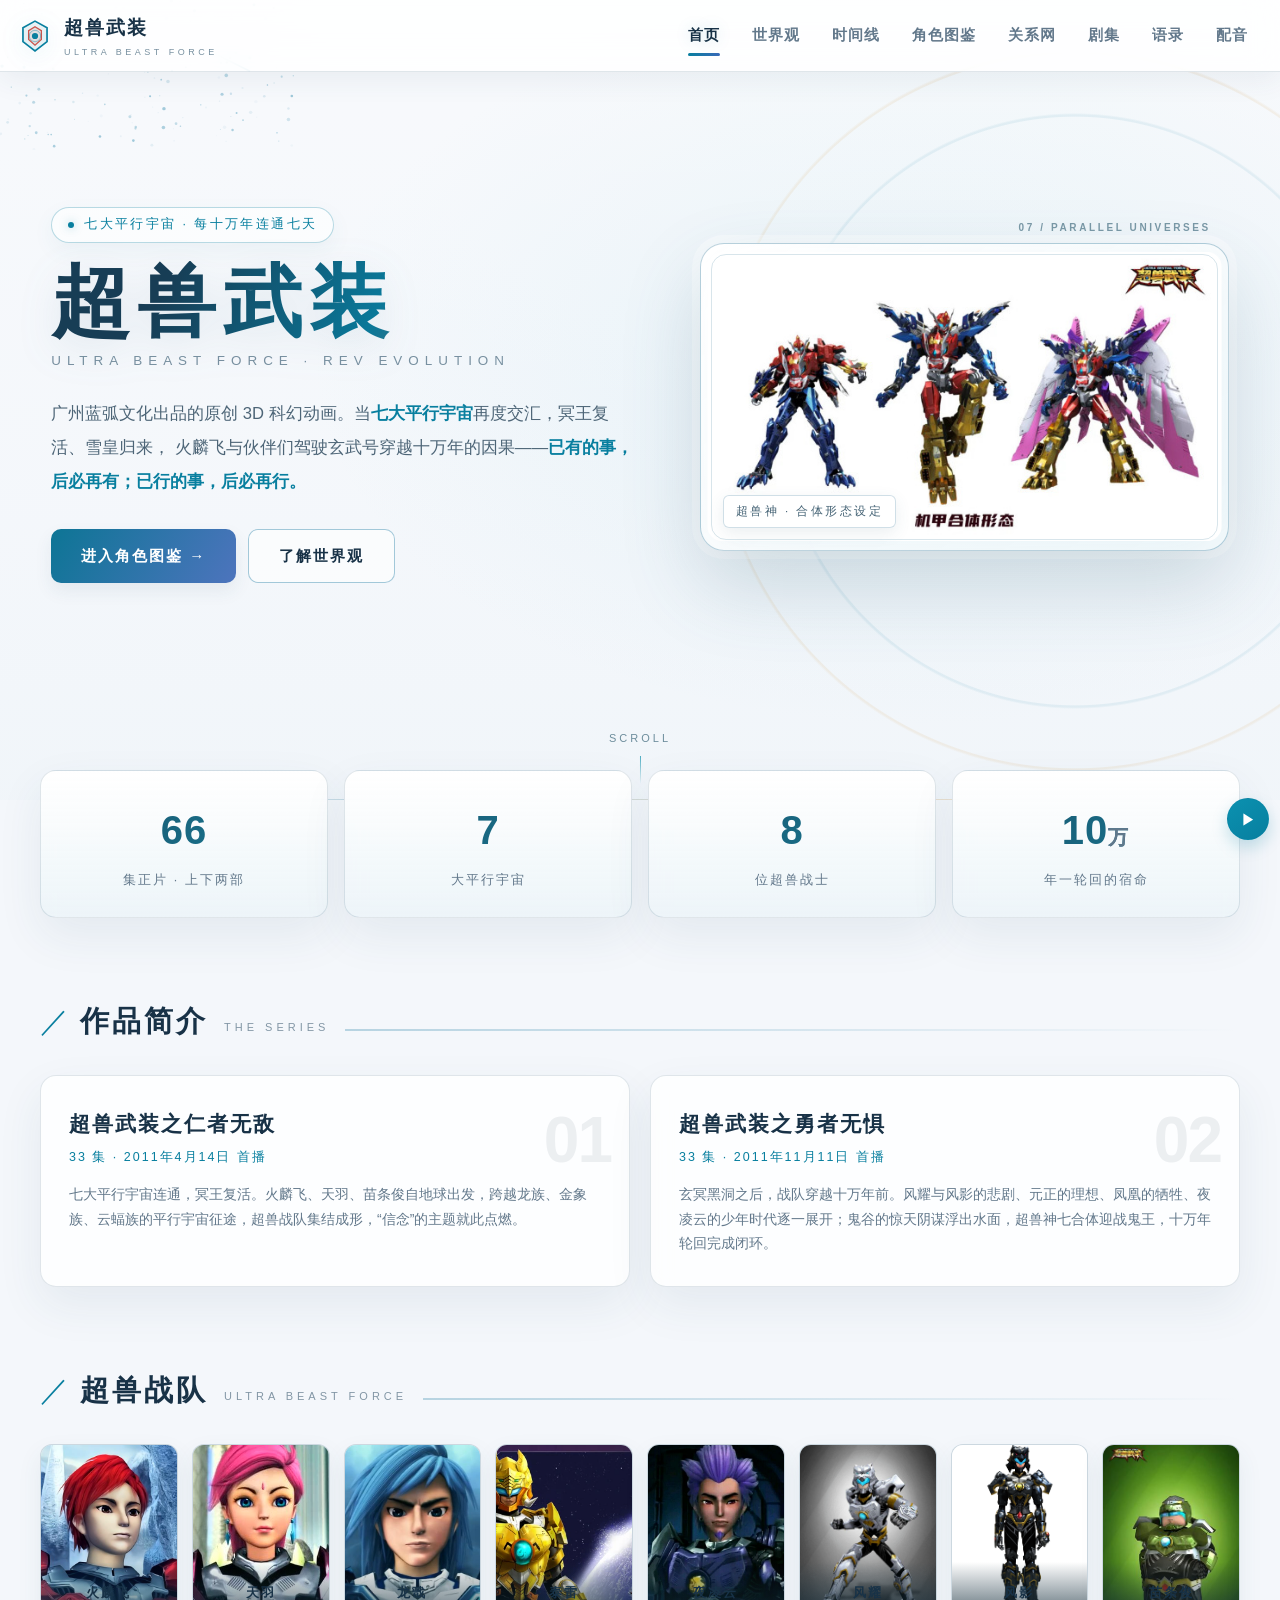
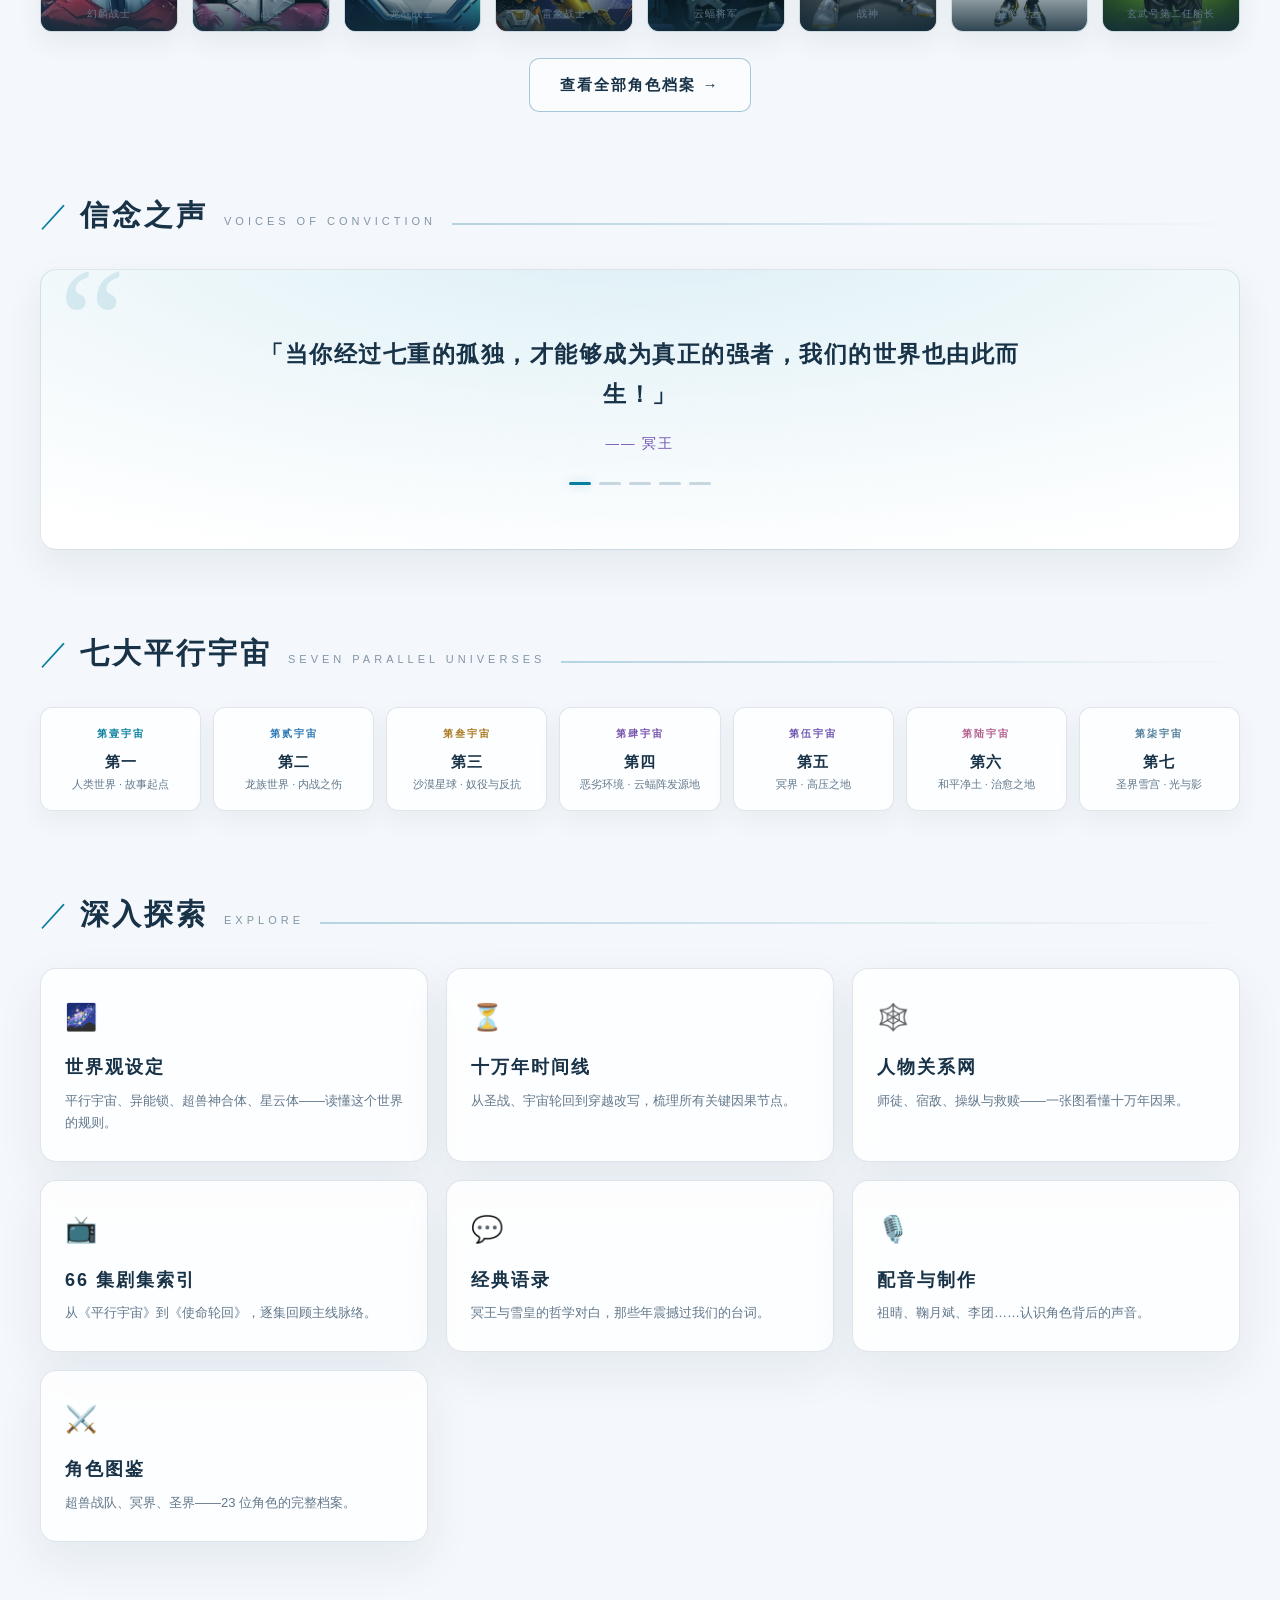
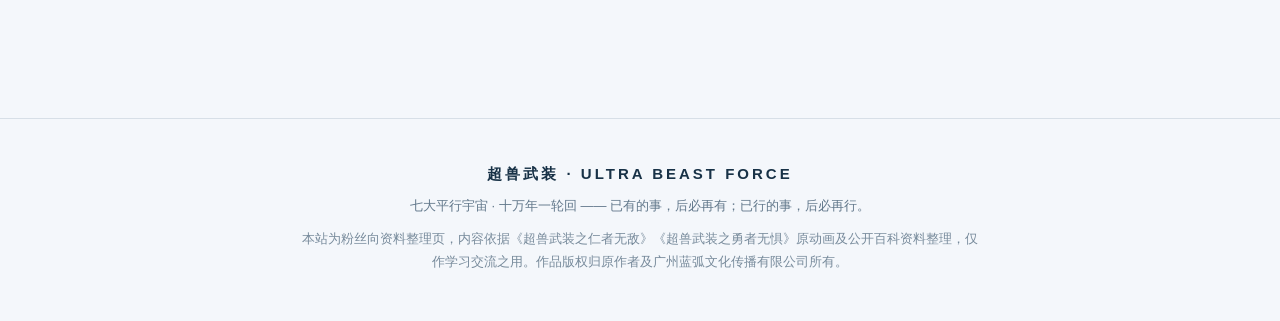
<file: index.html>
<!DOCTYPE html>
<html lang="zh-CN">
<head>
<meta charset="UTF-8">
<meta name="viewport" content="width=device-width, initial-scale=1.0">
<title>超兽武装 · Ultra Beast Force | 首页</title>
<meta name="description" content="《超兽武装》粉丝资料站——七大平行宇宙、十万年轮回、超兽战队全角色图鉴与经典语录。">
<link rel="stylesheet" href="assets/css/style.css?v=20260816.03">
<link rel="icon" href="data:image/svg+xml,<svg xmlns='http://www.w3.org/2000/svg' viewBox='0 0 48 48'><path d='M24 3 L41 12.5 V32 L24 45 L7 32 V12.5 Z' fill='%23f4f7fb' stroke='%23087f9f' stroke-width='3'/><circle cx='24' cy='24' r='6' fill='%23087f9f'/></svg>">
</head>
<body data-page="home">
<div class="bg-fx"></div>
<div class="bg-grid"></div>

<!-- ============ HERO ============ -->
<header class="hero">
  <canvas id="stars"></canvas>
  <div class="hero-inner">
    <div>
      <span class="hero-tag"><i></i>七大平行宇宙 · 每十万年连通七天</span>
      <h1>超兽武装</h1>
      <div class="sub-en">ULTRA BEAST FORCE · REV EVOLUTION</div>
      <p class="lead">
        广州蓝弧文化出品的原创 3D 科幻动画。当<b>七大平行宇宙</b>再度交汇，冥王复活、雪皇归来，
        火麟飞与伙伴们驾驶玄武号穿越十万年的因果——<b>已有的事，后必再有；已行的事，后必再行。</b>
      </p>
      <div class="hero-cta">
        <a class="btn btn-primary" href="characters.html">进入角色图鉴 →</a>
        <a class="btn btn-ghost" href="world.html">了解世界观</a>
      </div>
    </div>
    <div class="hero-mecha">
      <div class="frame">
        <img src="assets/img/combo-forms.jpeg" alt="超兽神合体形态">
        <span class="caption">超兽神 · 合体形态设定</span>
      </div>
    </div>
  </div>
  <div class="hero-scroll">SCROLL</div>
</header>

<main class="page" style="padding-top:0">

  <!-- ============ 统计 ============ -->
  <section class="stats">
    <div class="stat reveal"><b>66</b><span>集正片 · 上下两部</span></div>
    <div class="stat reveal"><b>7</b><span>大平行宇宙</span></div>
    <div class="stat reveal"><b>8</b><span>位超兽战士</span></div>
    <div class="stat reveal"><b>10<span style="font-size:.5em">万</span></b><span>年一轮回的宿命</span></div>
  </section>

  <!-- ============ 作品简介 ============ -->
  <section class="sec">
    <div class="sec-head reveal"><h2>作品简介</h2><span class="en">THE SERIES</span><div class="line"></div></div>
    <div class="duo" id="seriesCards">
      <article class="duo-card reveal">
        <div class="no">01</div>
        <h3>超兽武装之仁者无敌</h3>
        <div class="meta">33 集 · 2011年4月14日 首播</div>
        <p>七大平行宇宙连通，冥王复活。火麟飞、天羽、苗条俊自地球出发，跨越龙族、金象族、云蝠族的平行宇宙征途，超兽战队集结成形，&ldquo;信念&rdquo;的主题就此点燃。</p>
      </article>
      <article class="duo-card reveal">
        <div class="no">02</div>
        <h3>超兽武装之勇者无惧</h3>
        <div class="meta">33 集 · 2011年11月11日 首播</div>
        <p>玄冥黑洞之后，战队穿越十万年前。风耀与风影的悲剧、元正的理想、凤凰的牺牲、夜凌云的少年时代逐一展开；鬼谷的惊天阴谋浮出水面，超兽神七合体迎战鬼王，十万年轮回完成闭环。</p>
      </article>
    </div>
  </section>

  <!-- ============ 超兽战队 ============ -->
  <section class="sec">
    <div class="sec-head reveal"><h2>超兽战队</h2><span class="en">ULTRA BEAST FORCE</span><div class="line"></div></div>
    <div class="team-strip" id="teamStrip"></div>
    <div style="text-align:center;margin-top:26px" class="reveal">
      <a class="btn btn-ghost" href="characters.html">查看全部角色档案 →</a>
    </div>
  </section>

  <!-- ============ 语录轮播 ============ -->
  <section class="sec">
    <div class="sec-head reveal"><h2>信念之声</h2><span class="en">VOICES OF CONVICTION</span><div class="line"></div></div>
    <div class="quote-stage reveal">
      <span class="qm">“</span>
      <p id="heroQuote"></p>
      <div id="heroQuoteBy"></div>
      <div class="quote-dots" id="quoteDots"></div>
    </div>
  </section>

  <!-- ============ 七大宇宙 ============ -->
  <section class="sec">
    <div class="sec-head reveal"><h2>七大平行宇宙</h2><span class="en">SEVEN PARALLEL UNIVERSES</span><div class="line"></div></div>
    <div class="uni-band" id="uniBand"></div>
  </section>

  <!-- ============ 站点导航 ============ -->
  <section class="sec">
    <div class="sec-head reveal"><h2>深入探索</h2><span class="en">EXPLORE</span><div class="line"></div></div>
    <div class="entry-grid">
      <a class="entry-card reveal" href="world.html"><span class="go">→</span><div class="ic">🌌</div><h3>世界观设定</h3><p>平行宇宙、异能锁、超兽神合体、星云体——读懂这个世界的规则。</p></a>
      <a class="entry-card reveal" href="timeline.html"><span class="go">→</span><div class="ic">⏳</div><h3>十万年时间线</h3><p>从圣战、宇宙轮回到穿越改写，梳理所有关键因果节点。</p></a>
      <a class="entry-card reveal" href="relations.html"><span class="go">→</span><div class="ic">🕸️</div><h3>人物关系网</h3><p>师徒、宿敌、操纵与救赎——一张图看懂十万年因果。</p></a>
      <a class="entry-card reveal" href="episodes.html"><span class="go">→</span><div class="ic">📺</div><h3>66 集剧集索引</h3><p>从《平行宇宙》到《使命轮回》，逐集回顾主线脉络。</p></a>
      <a class="entry-card reveal" href="quotes.html"><span class="go">→</span><div class="ic">💬</div><h3>经典语录</h3><p>冥王与雪皇的哲学对白，那些年震撼过我们的台词。</p></a>
      <a class="entry-card reveal" href="cast.html"><span class="go">→</span><div class="ic">🎙️</div><h3>配音与制作</h3><p>祖晴、鞠月斌、李团……认识角色背后的声音。</p></a>
      <a class="entry-card reveal" href="characters.html"><span class="go">→</span><div class="ic">⚔️</div><h3>角色图鉴</h3><p>超兽战队、冥界、圣界——23 位角色的完整档案。</p></a>
    </div>
  </section>

</main>

<script src="assets/js/data.js?v=20260816.02"></script>
<script src="assets/js/baike-data.js?v=20260815.22"></script>
<script src="assets/js/main.js?v=20260816.04"></script>
</body>
</html>
</file>
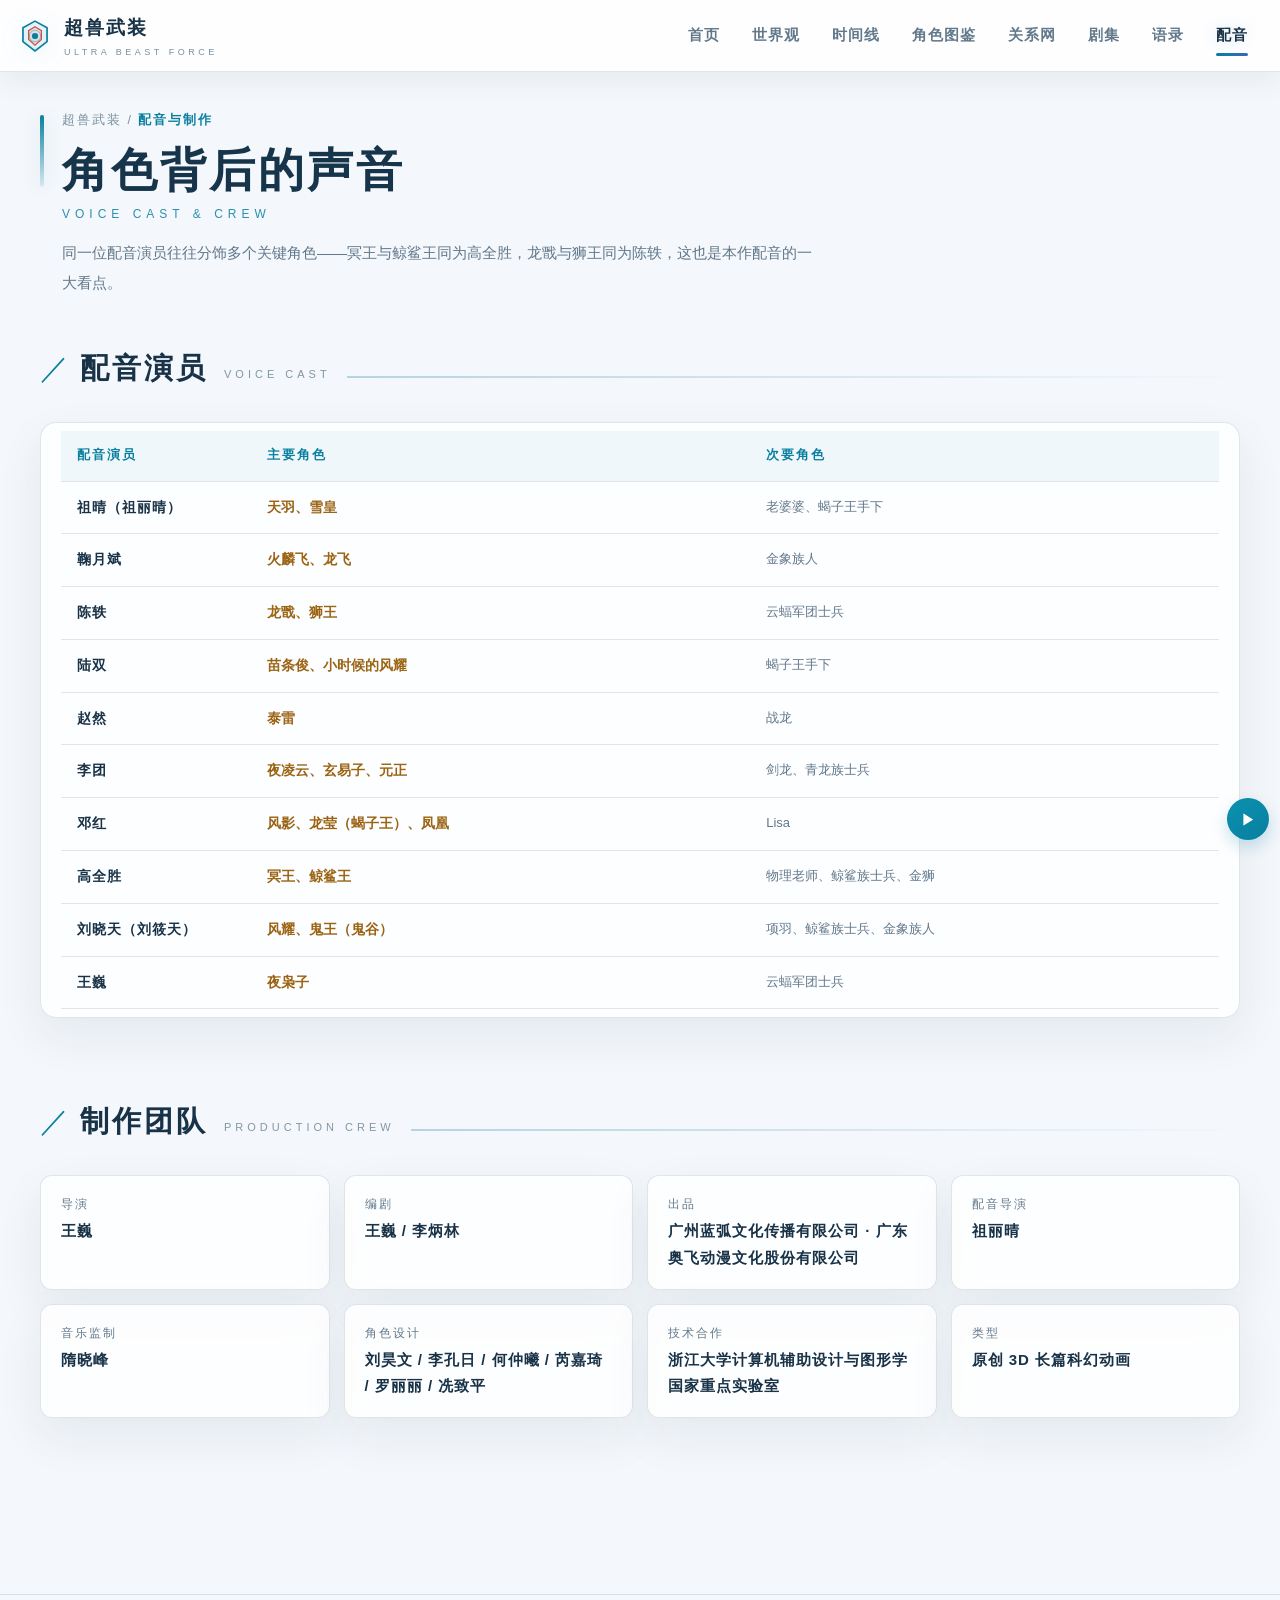
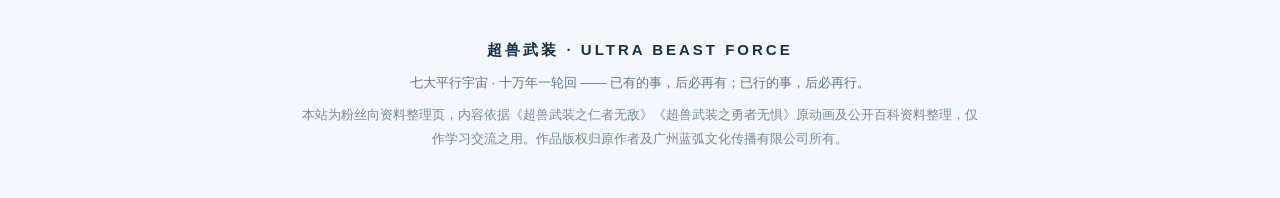
<file: cast.html>
<!DOCTYPE html>
<html lang="zh-CN">
<head>
<meta charset="UTF-8">
<meta name="viewport" content="width=device-width, initial-scale=1.0">
<title>配音与制作 | 超兽武装</title>
<meta name="description" content="《超兽武装》配音演员表与制作团队：祖晴、鞠月斌、陈轶、李团、高全胜等，以及导演王巍与蓝弧文化制作阵容。">
<link rel="stylesheet" href="assets/css/style.css?v=20260816.03">
<link rel="icon" href="data:image/svg+xml,<svg xmlns='http://www.w3.org/2000/svg' viewBox='0 0 48 48'><path d='M24 3 L41 12.5 V32 L24 45 L7 32 V12.5 Z' fill='%23f4f7fb' stroke='%23087f9f' stroke-width='3'/><circle cx='24' cy='24' r='6' fill='%23087f9f'/></svg>">
</head>
<body data-page="cast">
<div class="bg-fx"></div>
<div class="bg-grid"></div>

<main class="page">
  <div class="page-head">
    <div class="crumb">超兽武装 / <b>配音与制作</b></div>
    <h1 class="page-title">角色背后的声音<span class="en">VOICE CAST & CREW</span></h1>
    <p class="page-desc">同一位配音演员往往分饰多个关键角色——冥王与鲸鲨王同为高全胜，龙戬与狮王同为陈轶，这也是本作配音的一大看点。</p>
  </div>

  <section class="sec" style="margin-top:0">
    <div class="sec-head reveal"><h2>配音演员</h2><span class="en">VOICE CAST</span><div class="line"></div></div>
    <div class="panel reveal" style="padding:8px 20px;overflow-x:auto">
      <table class="cast-table">
        <thead><tr><th style="width:190px">配音演员</th><th>主要角色</th><th>次要角色</th></tr></thead>
        <tbody id="castBody"></tbody>
      </table>
    </div>
  </section>

  <section class="sec">
    <div class="sec-head reveal"><h2>制作团队</h2><span class="en">PRODUCTION CREW</span><div class="line"></div></div>
    <div class="crew-grid" id="crewGrid"></div>
  </section>
</main>

<script src="assets/js/data.js?v=20260816.02"></script>
<script src="assets/js/baike-data.js?v=20260815.22"></script>
<script src="assets/js/main.js?v=20260816.04"></script>
</body>
</html>
</file>
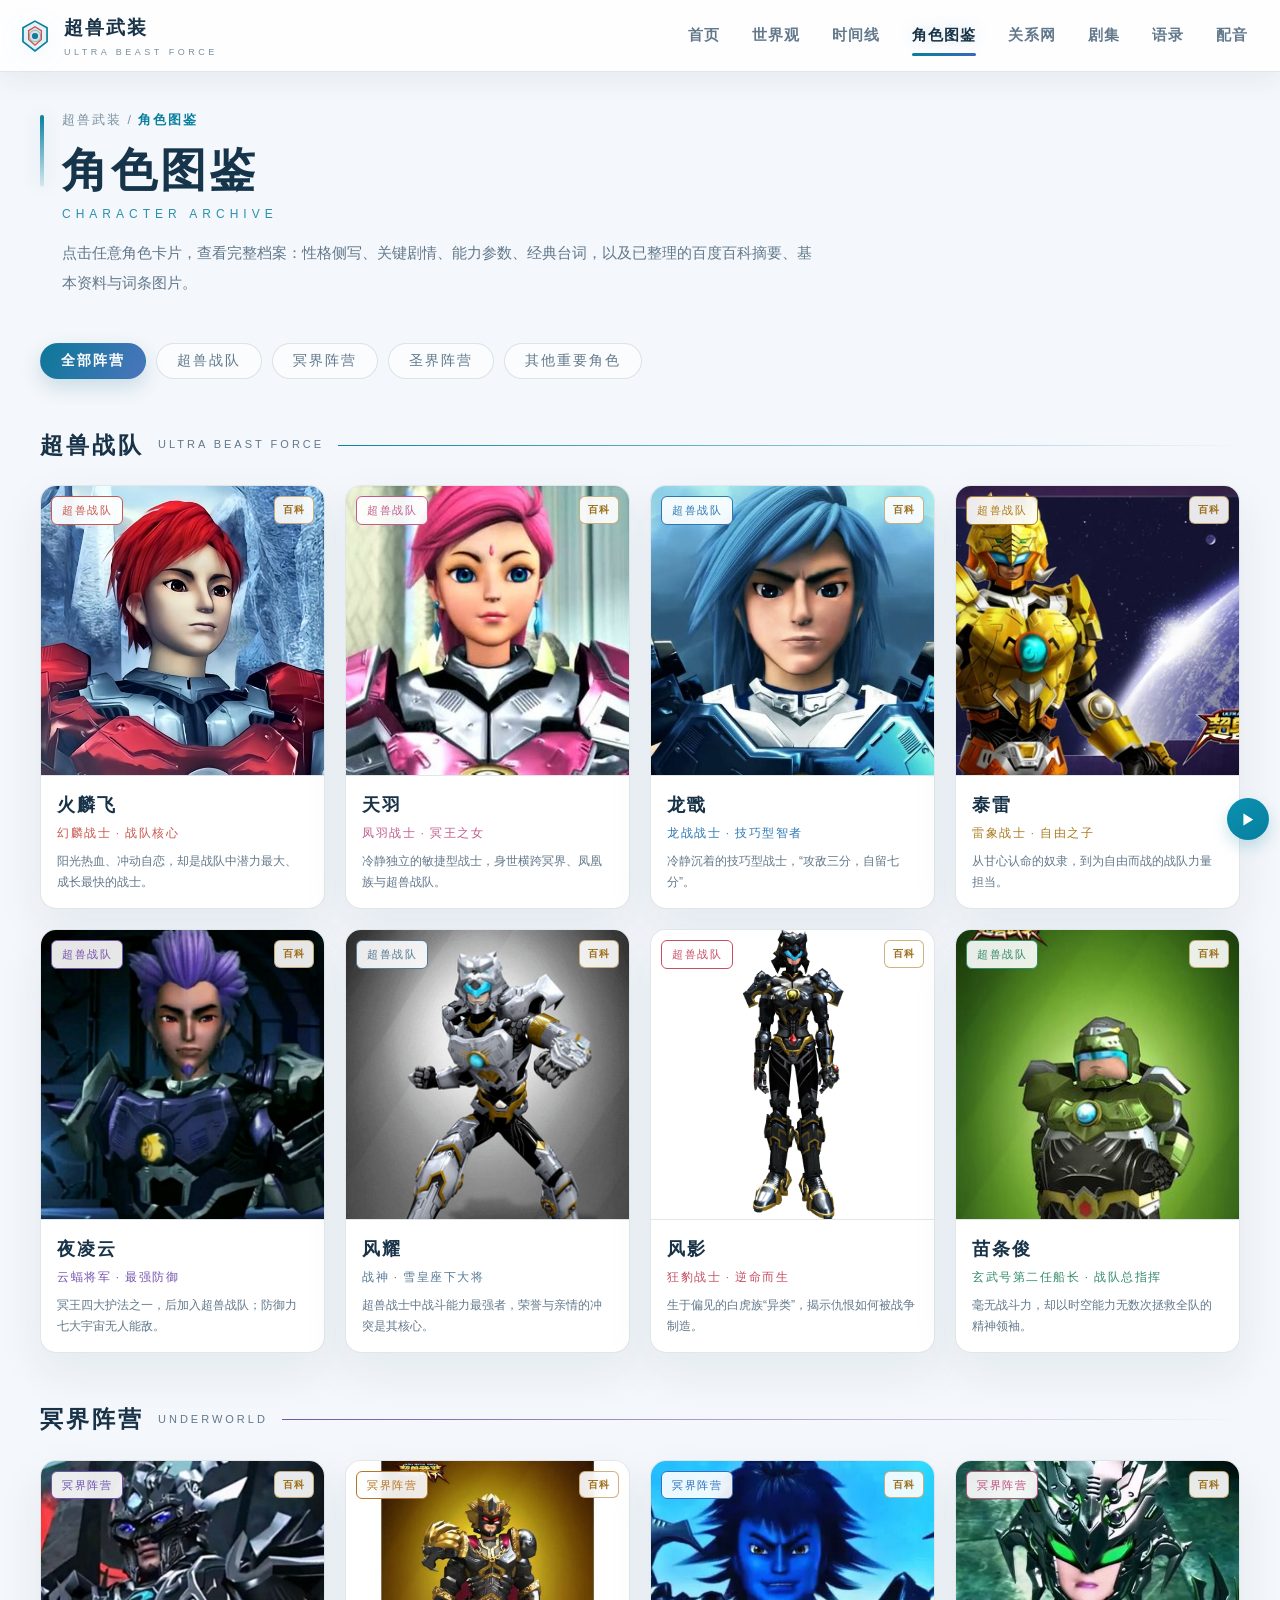
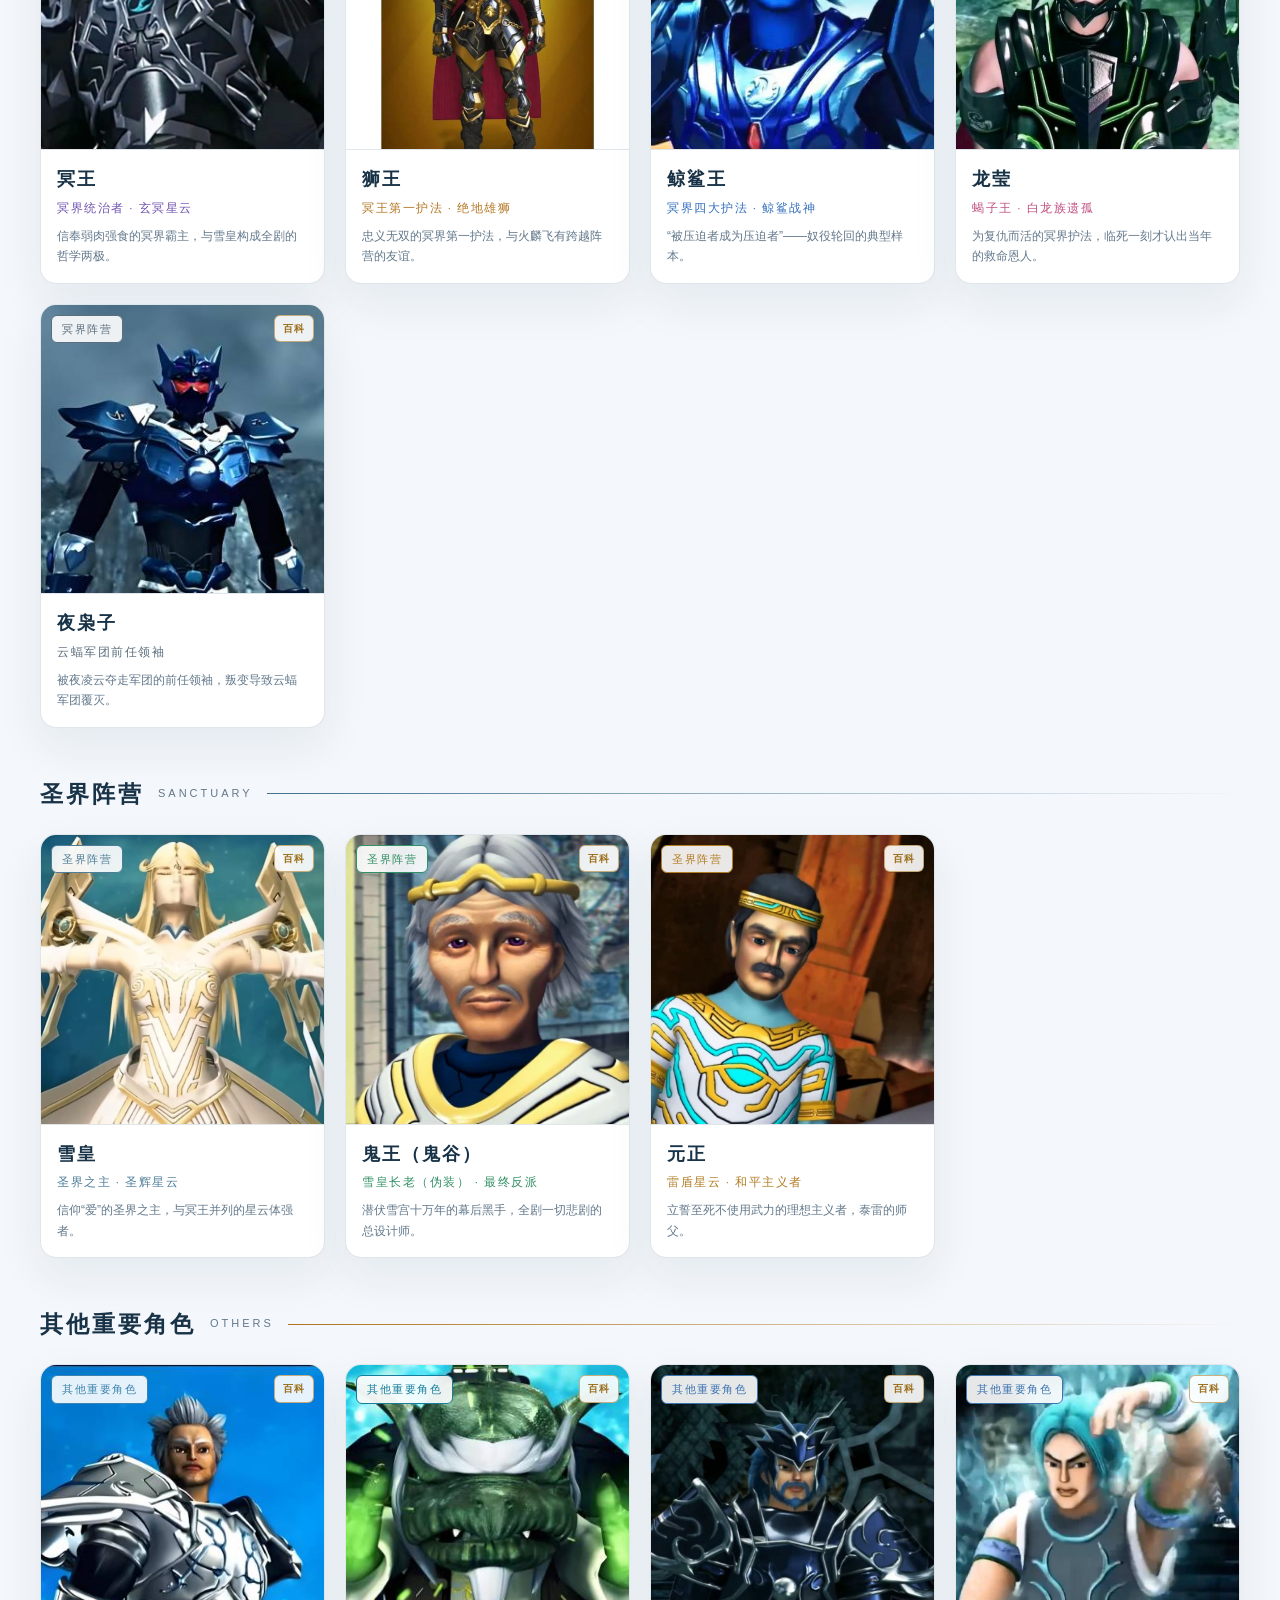
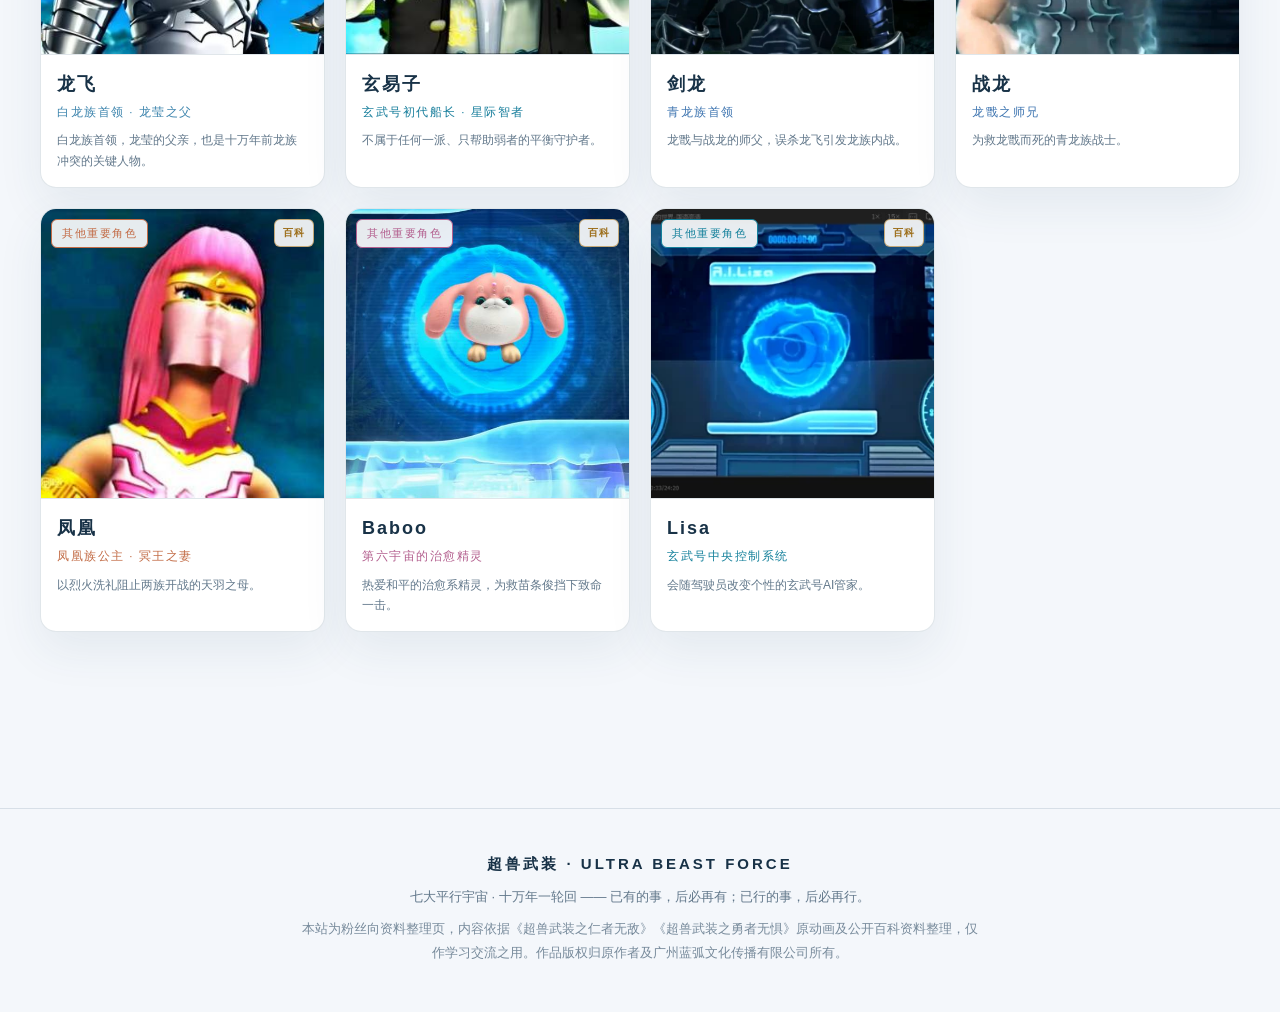
<file: characters.html>
<!DOCTYPE html>
<html lang="zh-CN">
<head>
<meta charset="UTF-8">
<meta name="viewport" content="width=device-width, initial-scale=1.0">
<title>角色图鉴 | 超兽武装</title>
<meta name="description" content="《超兽武装》全角色图鉴：超兽战队八位战士、冥界四大护法、圣界雪皇与鬼谷，以及玄易子等关键人物档案。">
<link rel="stylesheet" href="assets/css/style.css?v=20260816.03">
<link rel="icon" href="data:image/svg+xml,<svg xmlns='http://www.w3.org/2000/svg' viewBox='0 0 48 48'><path d='M24 3 L41 12.5 V32 L24 45 L7 32 V12.5 Z' fill='%23f4f7fb' stroke='%23087f9f' stroke-width='3'/><circle cx='24' cy='24' r='6' fill='%23087f9f'/></svg>">
</head>
<body data-page="chars">
<div class="bg-fx"></div>
<div class="bg-grid"></div>

<main class="page">
  <div class="page-head">
    <div class="crumb">超兽武装 / <b>角色图鉴</b></div>
    <h1 class="page-title">角色图鉴<span class="en">CHARACTER ARCHIVE</span></h1>
    <p class="page-desc">点击任意角色卡片，查看完整档案：性格侧写、关键剧情、能力参数、经典台词，以及已整理的百度百科摘要、基本资料与词条图片。</p>
  </div>

  <div class="filter-bar">
    <button class="chip on" data-f="all">全部阵营</button>
    <button class="chip" data-f="team">超兽战队</button>
    <button class="chip" data-f="ming">冥界阵营</button>
    <button class="chip" data-f="sheng">圣界阵营</button>
    <button class="chip" data-f="other">其他重要角色</button>
  </div>

  <div id="charSections"></div>
</main>

<script src="assets/js/data.js?v=20260816.02"></script>
<script src="assets/js/baike-data.js?v=20260815.22"></script>
<script src="assets/js/main.js?v=20260816.04"></script>
</body>
</html>
</file>
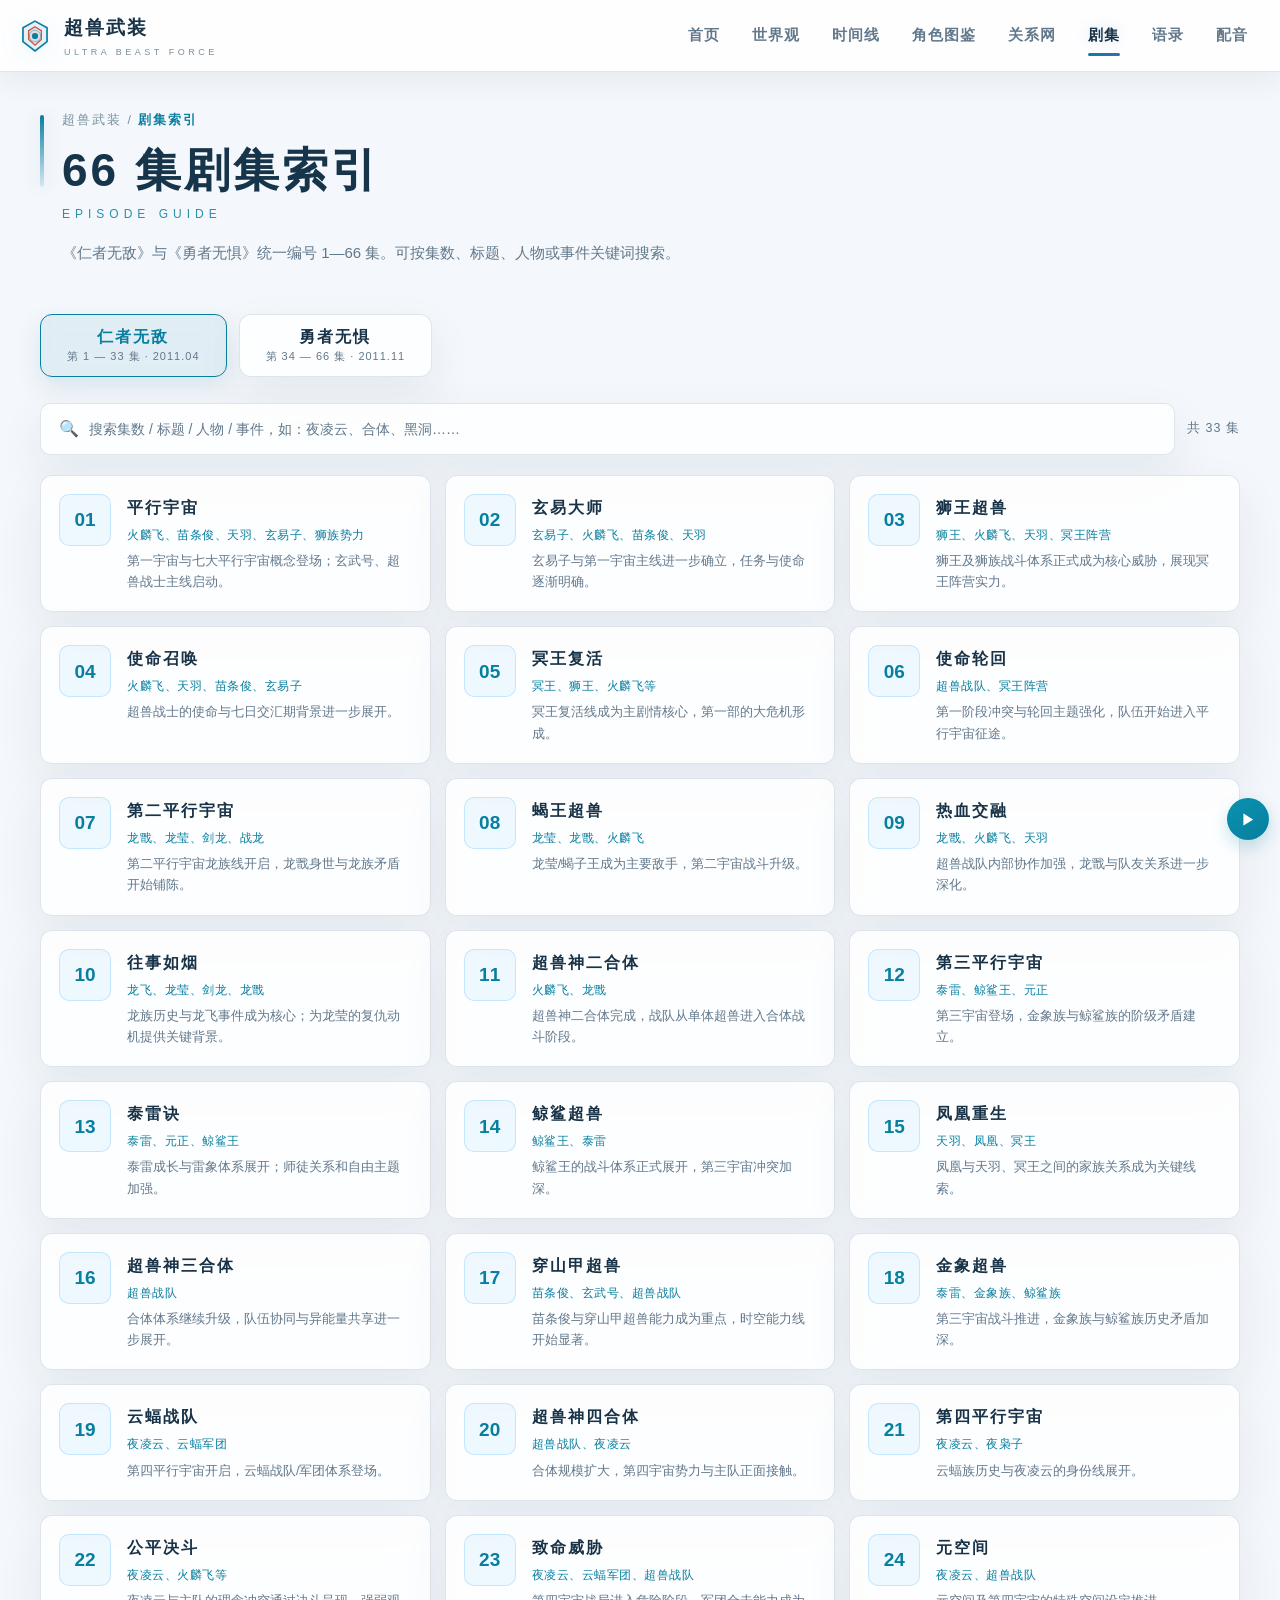
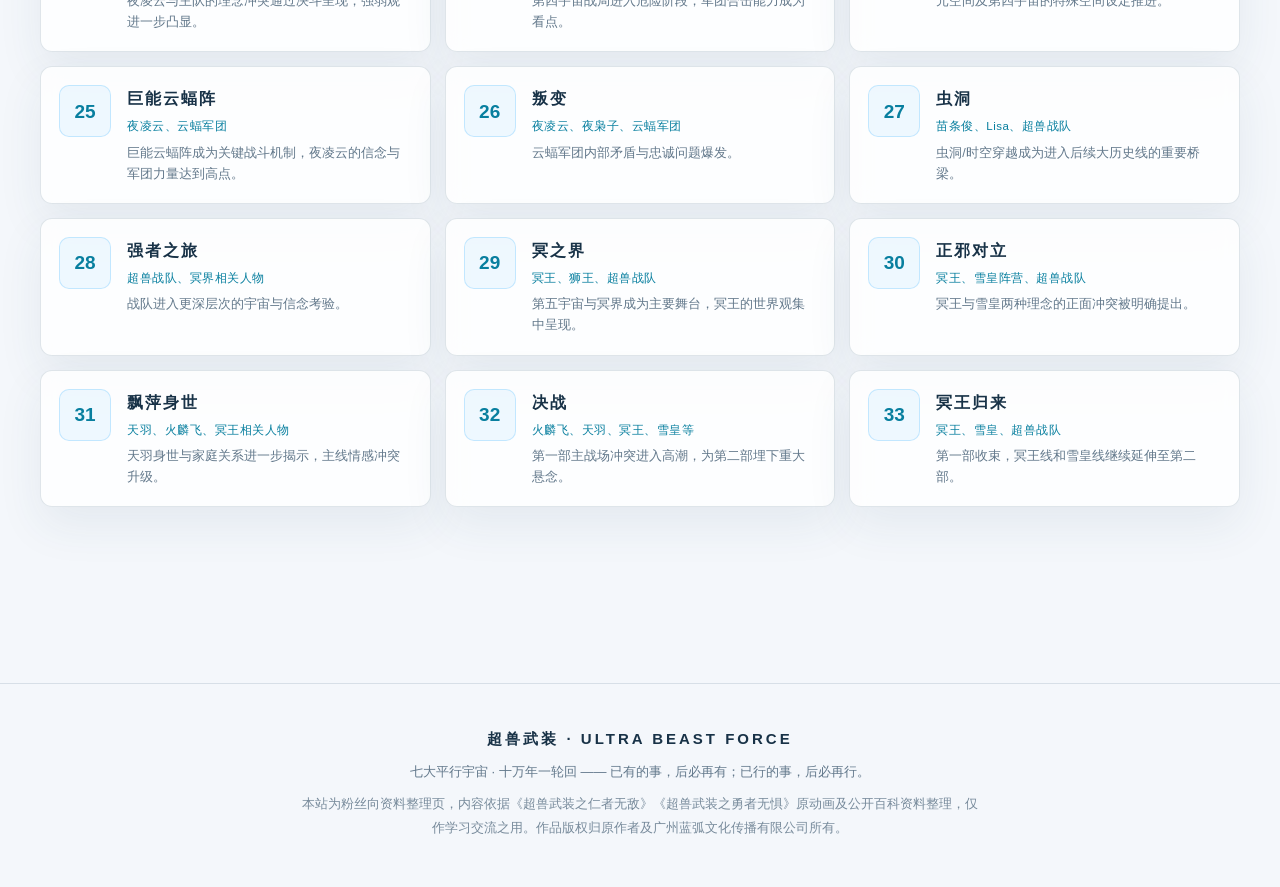
<file: episodes.html>
<!DOCTYPE html>
<html lang="zh-CN">
<head>
<meta charset="UTF-8">
<meta name="viewport" content="width=device-width, initial-scale=1.0">
<title>剧集索引 | 超兽武装</title>
<meta name="description" content="《超兽武装》66集逐集索引：《仁者无敌》33集与《勇者无惧》33集，含每集重点人物与事件。">
<link rel="stylesheet" href="assets/css/style.css?v=20260816.03">
<link rel="icon" href="data:image/svg+xml,<svg xmlns='http://www.w3.org/2000/svg' viewBox='0 0 48 48'><path d='M24 3 L41 12.5 V32 L24 45 L7 32 V12.5 Z' fill='%23f4f7fb' stroke='%23087f9f' stroke-width='3'/><circle cx='24' cy='24' r='6' fill='%23087f9f'/></svg>">
</head>
<body data-page="episodes">
<div class="bg-fx"></div>
<div class="bg-grid"></div>

<main class="page">
  <div class="page-head">
    <div class="crumb">超兽武装 / <b>剧集索引</b></div>
    <h1 class="page-title">66 集剧集索引<span class="en">EPISODE GUIDE</span></h1>
    <p class="page-desc">《仁者无敌》与《勇者无惧》统一编号 1—66 集。可按集数、标题、人物或事件关键词搜索。</p>
  </div>

  <div class="season-tabs">
    <button class="season-tab on" data-s="1"><b>仁者无敌</b><span>第 1 — 33 集 · 2011.04</span></button>
    <button class="season-tab" data-s="2"><b>勇者无惧</b><span>第 34 — 66 集 · 2011.11</span></button>
  </div>

  <div class="ep-tools">
    <label class="ep-search">🔍 <input id="epSearch" type="text" placeholder="搜索集数 / 标题 / 人物 / 事件，如：夜凌云、合体、黑洞……"></label>
    <span class="ep-count" id="epCount"></span>
  </div>

  <div class="ep-grid" id="epGrid"></div>
</main>

<script src="assets/js/data.js?v=20260816.02"></script>
<script src="assets/js/baike-data.js?v=20260815.22"></script>
<script src="assets/js/main.js?v=20260816.04"></script>
</body>
</html>
</file>
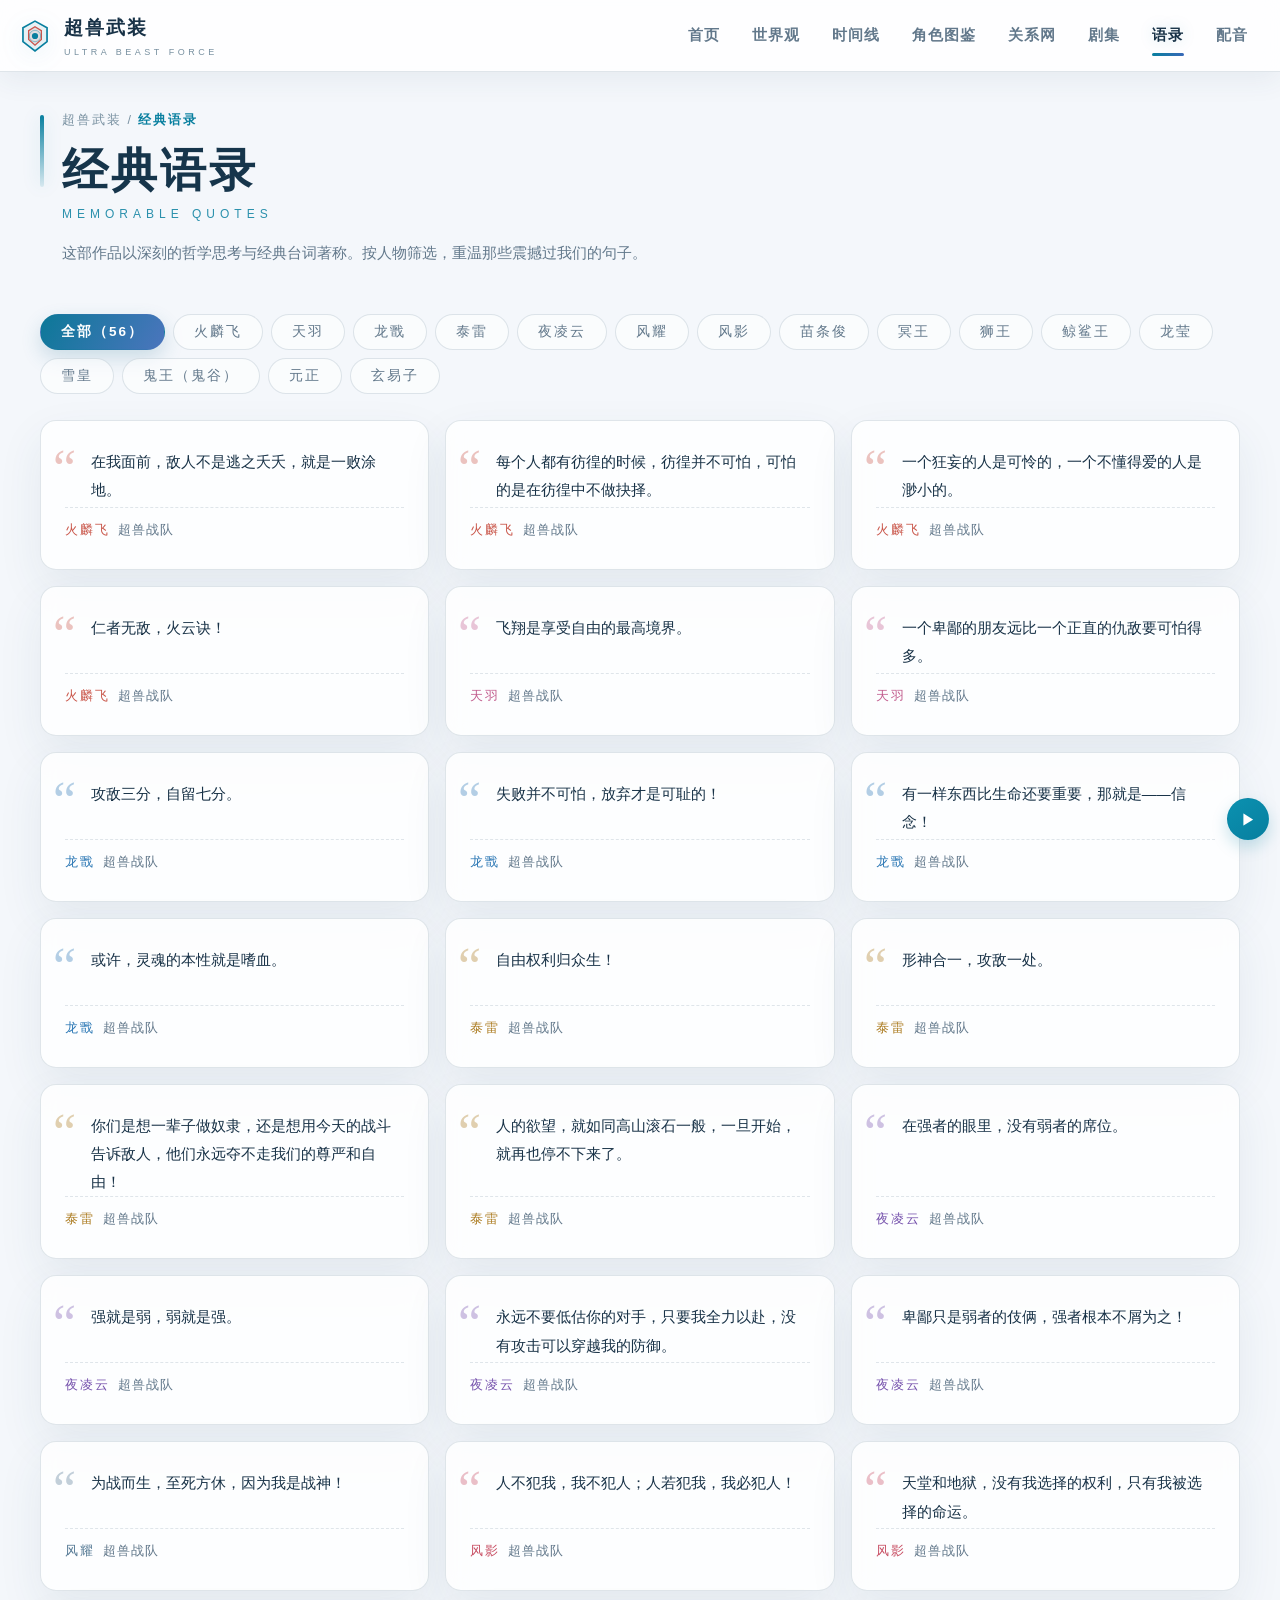
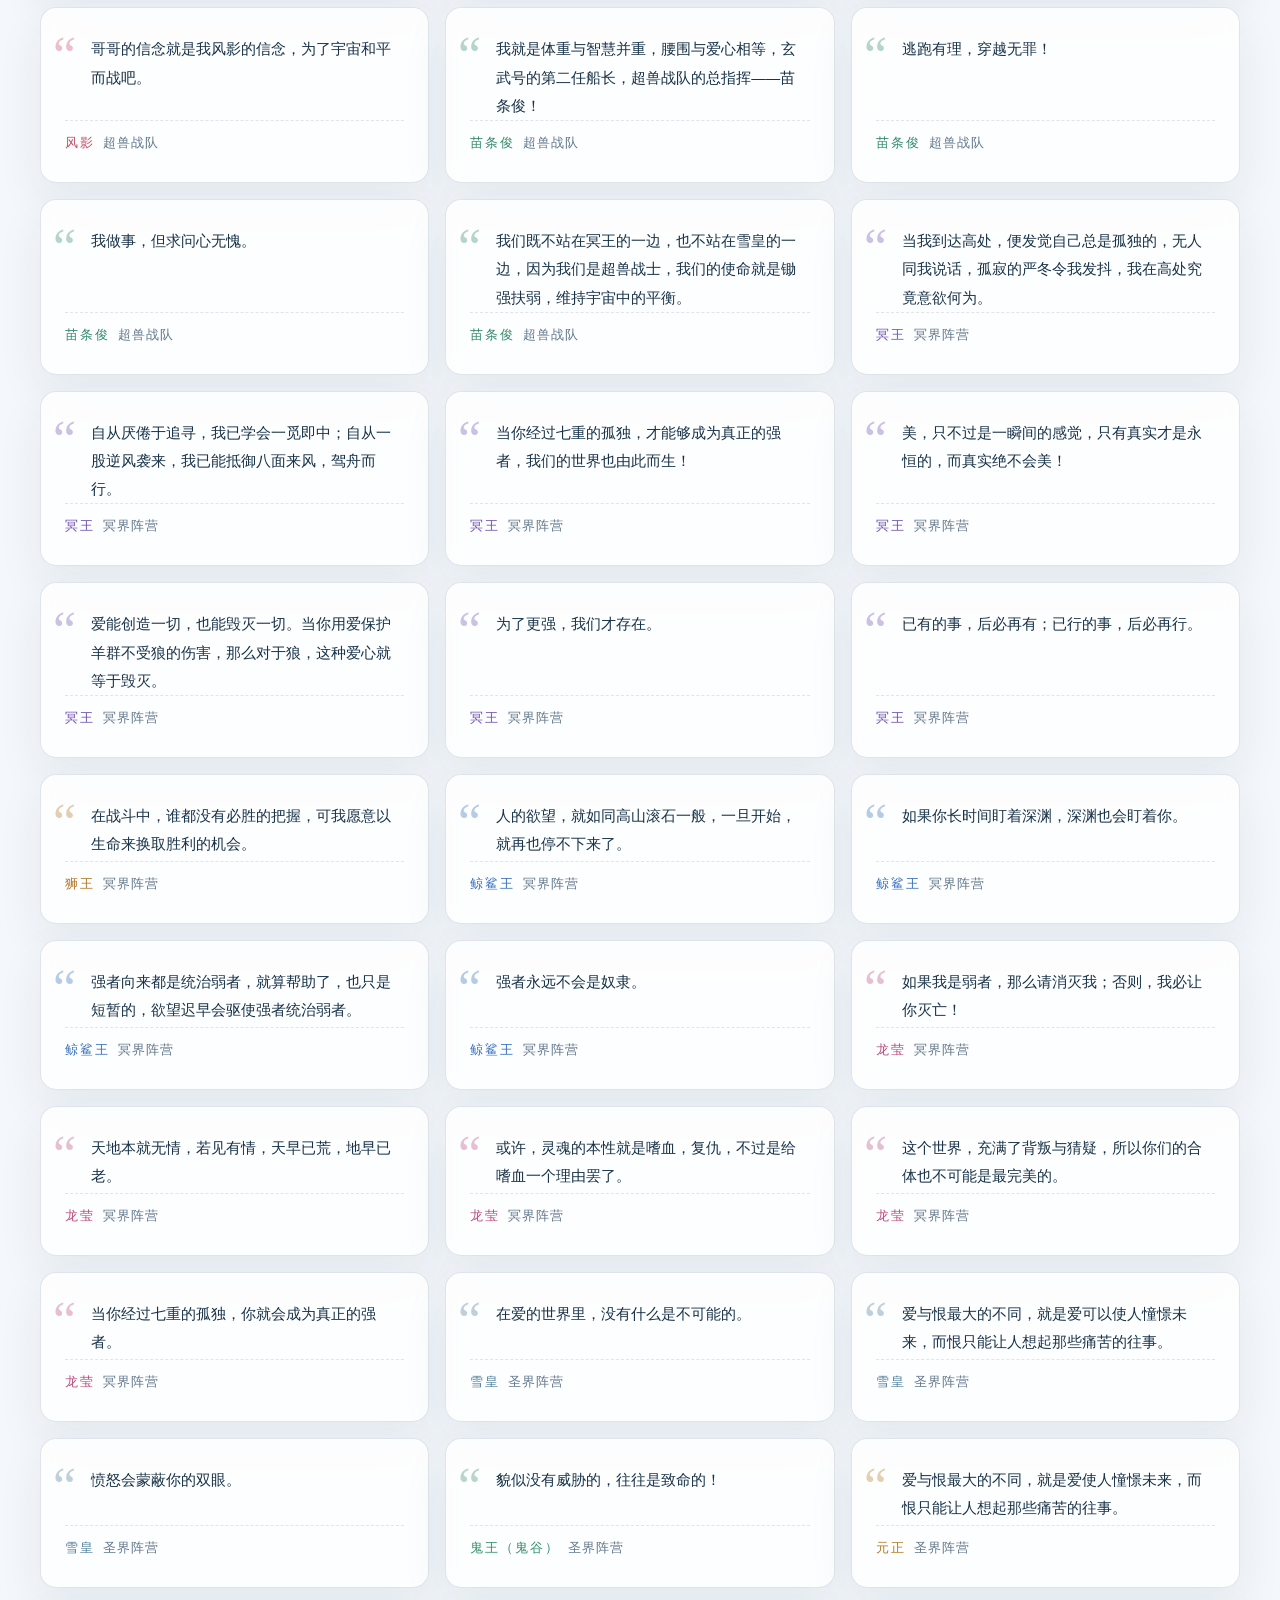
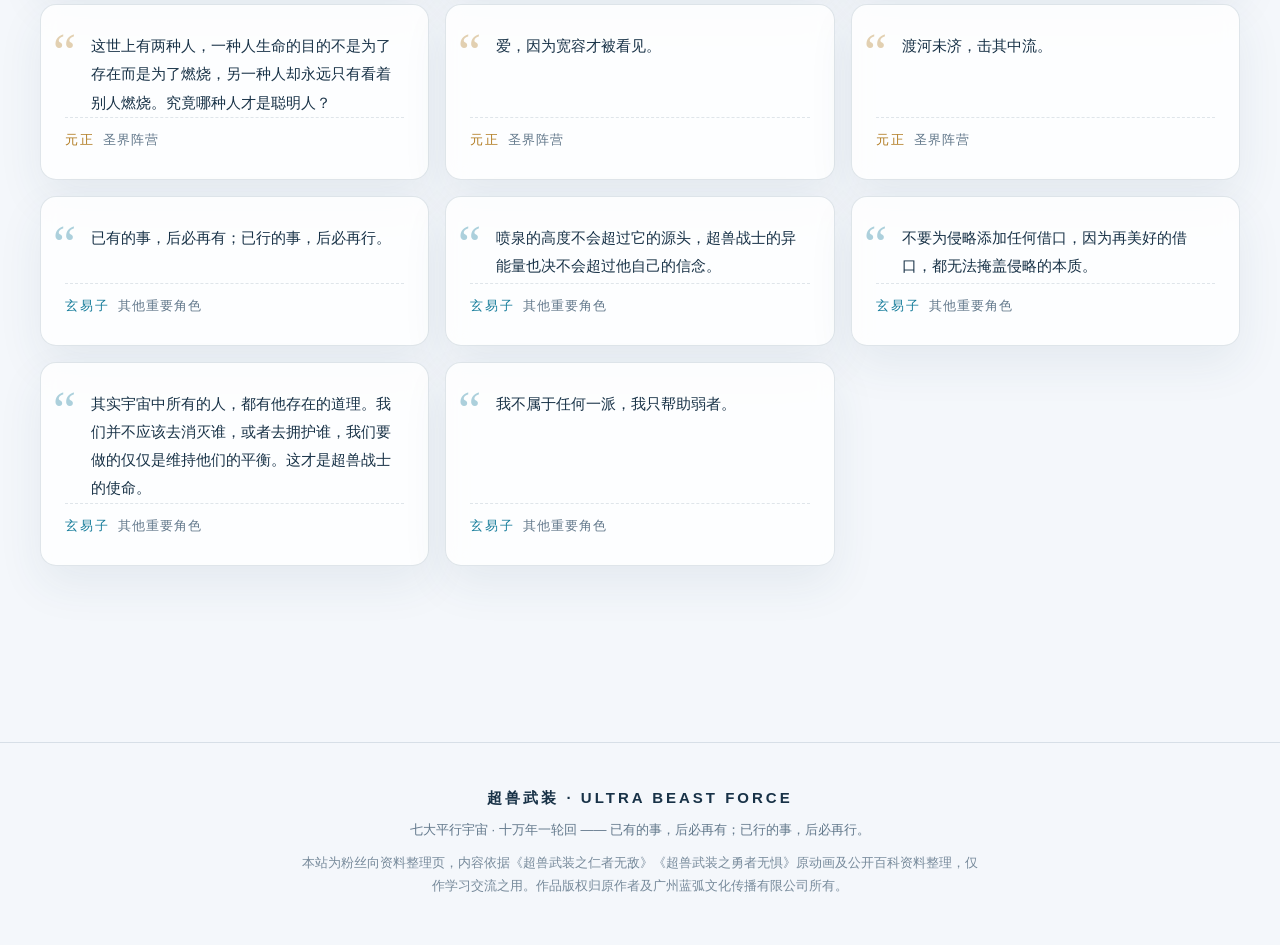
<file: quotes.html>
<!DOCTYPE html>
<html lang="zh-CN">
<head>
<meta charset="UTF-8">
<meta name="viewport" content="width=device-width, initial-scale=1.0">
<title>经典语录 | 超兽武装</title>
<meta name="description" content="《超兽武装》经典台词集：冥王的强者哲学、雪皇的爱与平等、火麟飞的热血宣言……">
<link rel="stylesheet" href="assets/css/style.css?v=20260816.03">
<link rel="icon" href="data:image/svg+xml,<svg xmlns='http://www.w3.org/2000/svg' viewBox='0 0 48 48'><path d='M24 3 L41 12.5 V32 L24 45 L7 32 V12.5 Z' fill='%23f4f7fb' stroke='%23087f9f' stroke-width='3'/><circle cx='24' cy='24' r='6' fill='%23087f9f'/></svg>">
</head>
<body data-page="quotes">
<div class="bg-fx"></div>
<div class="bg-grid"></div>

<main class="page">
  <div class="page-head">
    <div class="crumb">超兽武装 / <b>经典语录</b></div>
    <h1 class="page-title">经典语录<span class="en">MEMORABLE QUOTES</span></h1>
    <p class="page-desc">这部作品以深刻的哲学思考与经典台词著称。按人物筛选，重温那些震撼过我们的句子。</p>
  </div>

  <div class="quote-filter" id="quoteFilter"></div>
  <div class="quote-wall" id="quoteWall"></div>
</main>

<script src="assets/js/data.js?v=20260816.02"></script>
<script src="assets/js/baike-data.js?v=20260815.22"></script>
<script src="assets/js/main.js?v=20260816.04"></script>
</body>
</html>
</file>
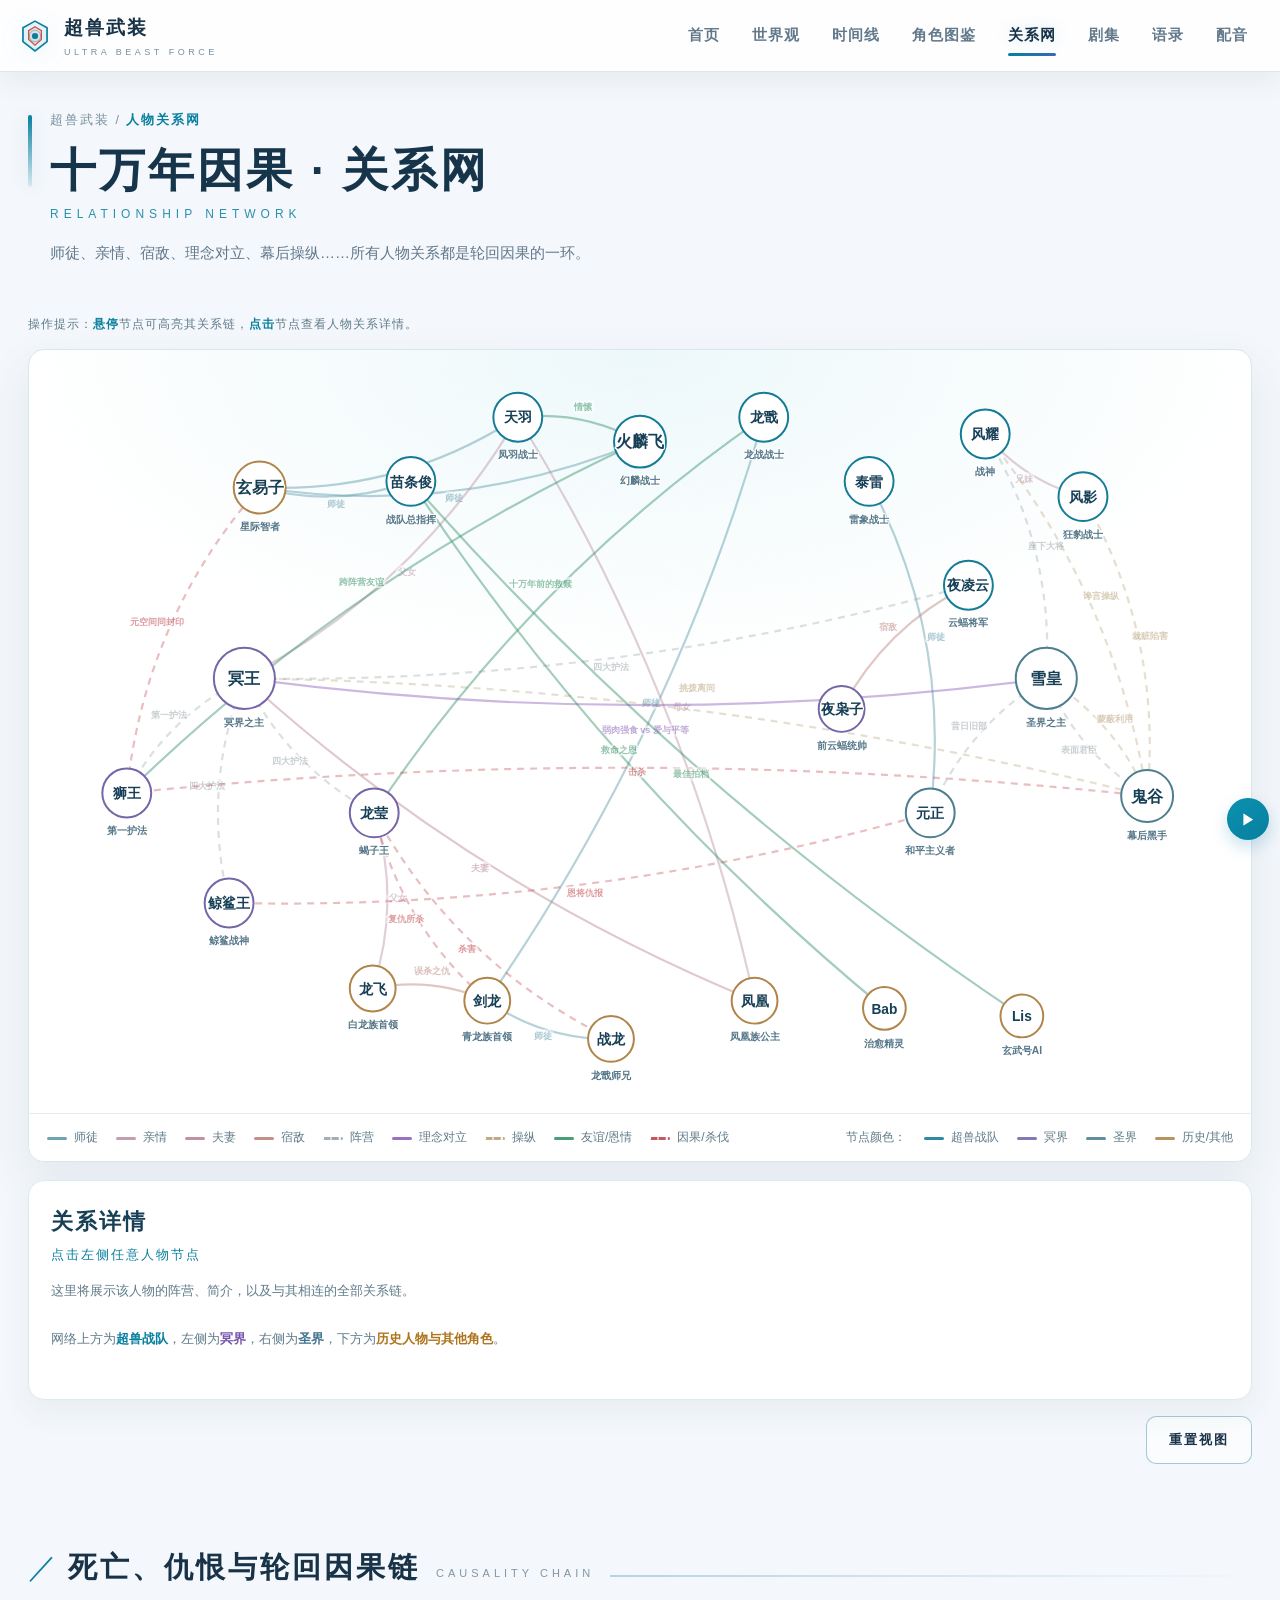
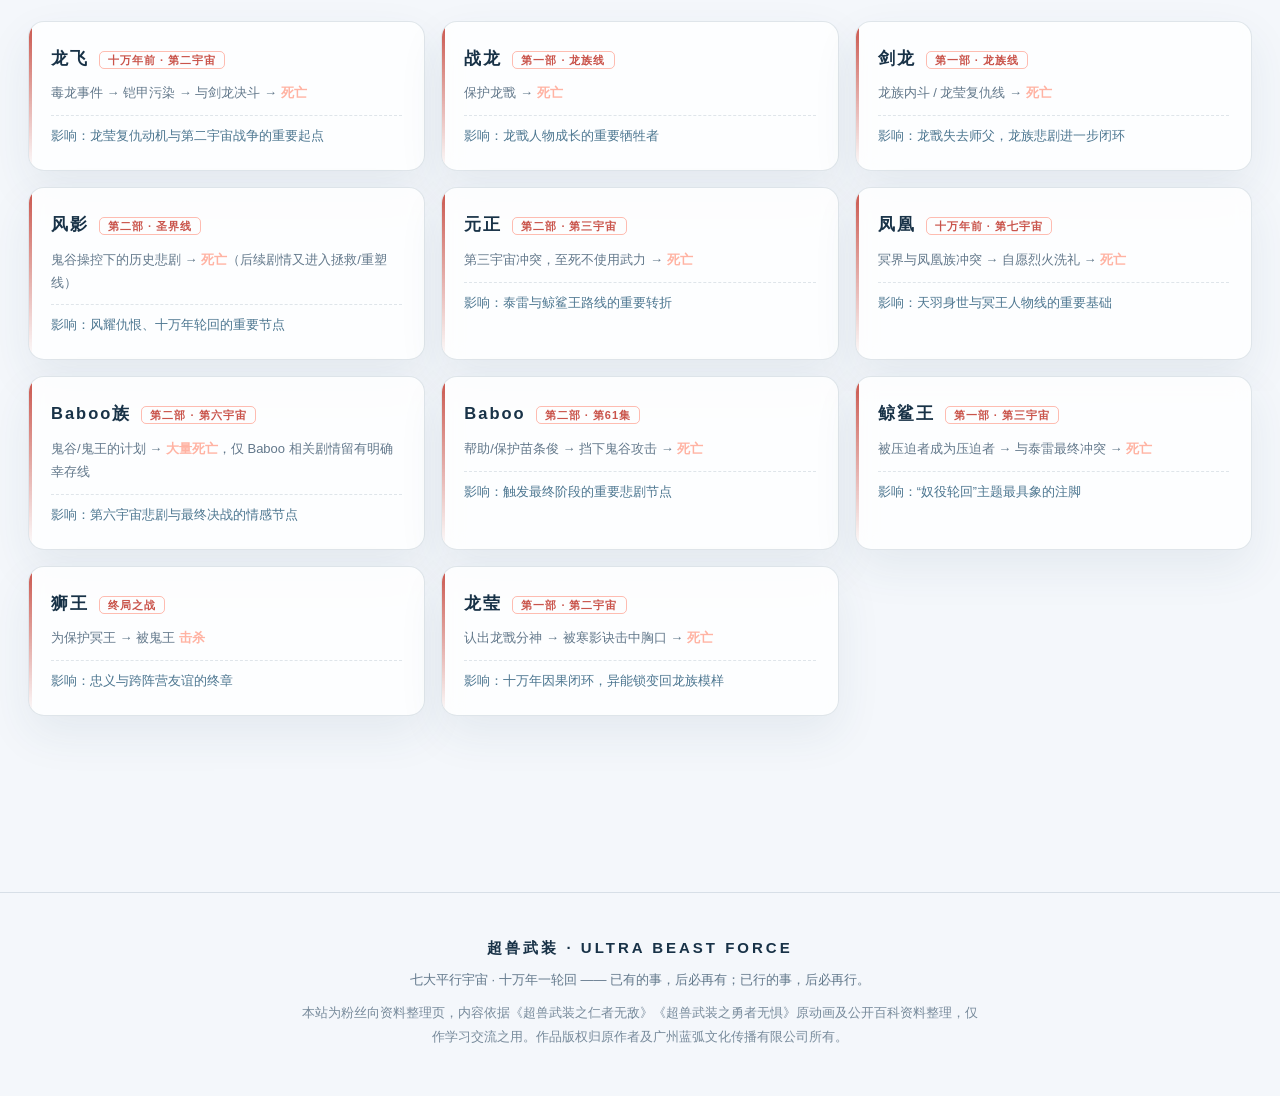
<file: relations.html>
<!DOCTYPE html>
<html lang="zh-CN">
<head>
<meta charset="UTF-8">
<meta name="viewport" content="width=device-width, initial-scale=1.0">
<title>人物关系网 | 超兽武装</title>
<meta name="description" content="《超兽武装》人物关系网：师徒、亲情、宿敌、理念对立与幕后操纵——一张图看懂十万年因果链。">
<link rel="stylesheet" href="assets/css/style.css?v=20260816.03">
<link rel="icon" href="data:image/svg+xml,<svg xmlns='http://www.w3.org/2000/svg' viewBox='0 0 48 48'><path d='M24 3 L41 12.5 V32 L24 45 L7 32 V12.5 Z' fill='%23f4f7fb' stroke='%23087f9f' stroke-width='3'/><circle cx='24' cy='24' r='6' fill='%23087f9f'/></svg>">
</head>
<body data-page="relations">
<div class="bg-fx"></div>
<div class="bg-grid"></div>

<main class="page">
  <div class="page-head">
    <div class="crumb">超兽武装 / <b>人物关系网</b></div>
    <h1 class="page-title">十万年因果 · 关系网<span class="en">RELATIONSHIP NETWORK</span></h1>
    <p class="page-desc">师徒、亲情、宿敌、理念对立、幕后操纵……所有人物关系都是轮回因果的一环。</p>
  </div>

  <div class="rel-hint">操作提示：<b>悬停</b>节点可高亮其关系链，<b>点击</b>节点查看人物关系详情。<span class="mobile-rel-hint">移动端可左右滑动查看完整关系网。</span></div>

  <div class="rel-wrap">
    <div class="rel-canvas-box">
      <svg id="relSvg" role="img" aria-label="人物关系网络图"></svg>
      <div class="rel-legend" id="relLegend"></div>
    </div>
    <aside class="rel-side" id="relSide">
      <h3>关系详情</h3>
      <div class="r-title">点击左侧任意人物节点</div>
      <div class="r-desc">这里将展示该人物的阵营、简介，以及与其相连的全部关系链。<br><br>网络上方为<b style="color:#087f9f">超兽战队</b>，左侧为<b style="color:#7653ad">冥界</b>，右侧为<b style="color:#41728e">圣界</b>，下方为<b style="color:#ae741b">历史人物与其他角色</b>。</div>
    </aside>
  </div>

  <div style="margin-top:16px;text-align:right">
    <button class="btn btn-ghost" id="relReset" style="padding:9px 22px;font-size:13px">重置视图</button>
  </div>

  <!-- 因果链 -->
  <section class="sec">
    <div class="sec-head reveal"><h2>死亡、仇恨与轮回因果链</h2><span class="en">CAUSALITY CHAIN</span><div class="line"></div></div>
    <div class="cause-grid" id="causeGrid"></div>
  </section>
</main>

<script src="assets/js/data.js?v=20260816.02"></script>
<script src="assets/js/baike-data.js?v=20260815.22"></script>
<script src="assets/js/main.js?v=20260816.04"></script>
</body>
</html>
</file>
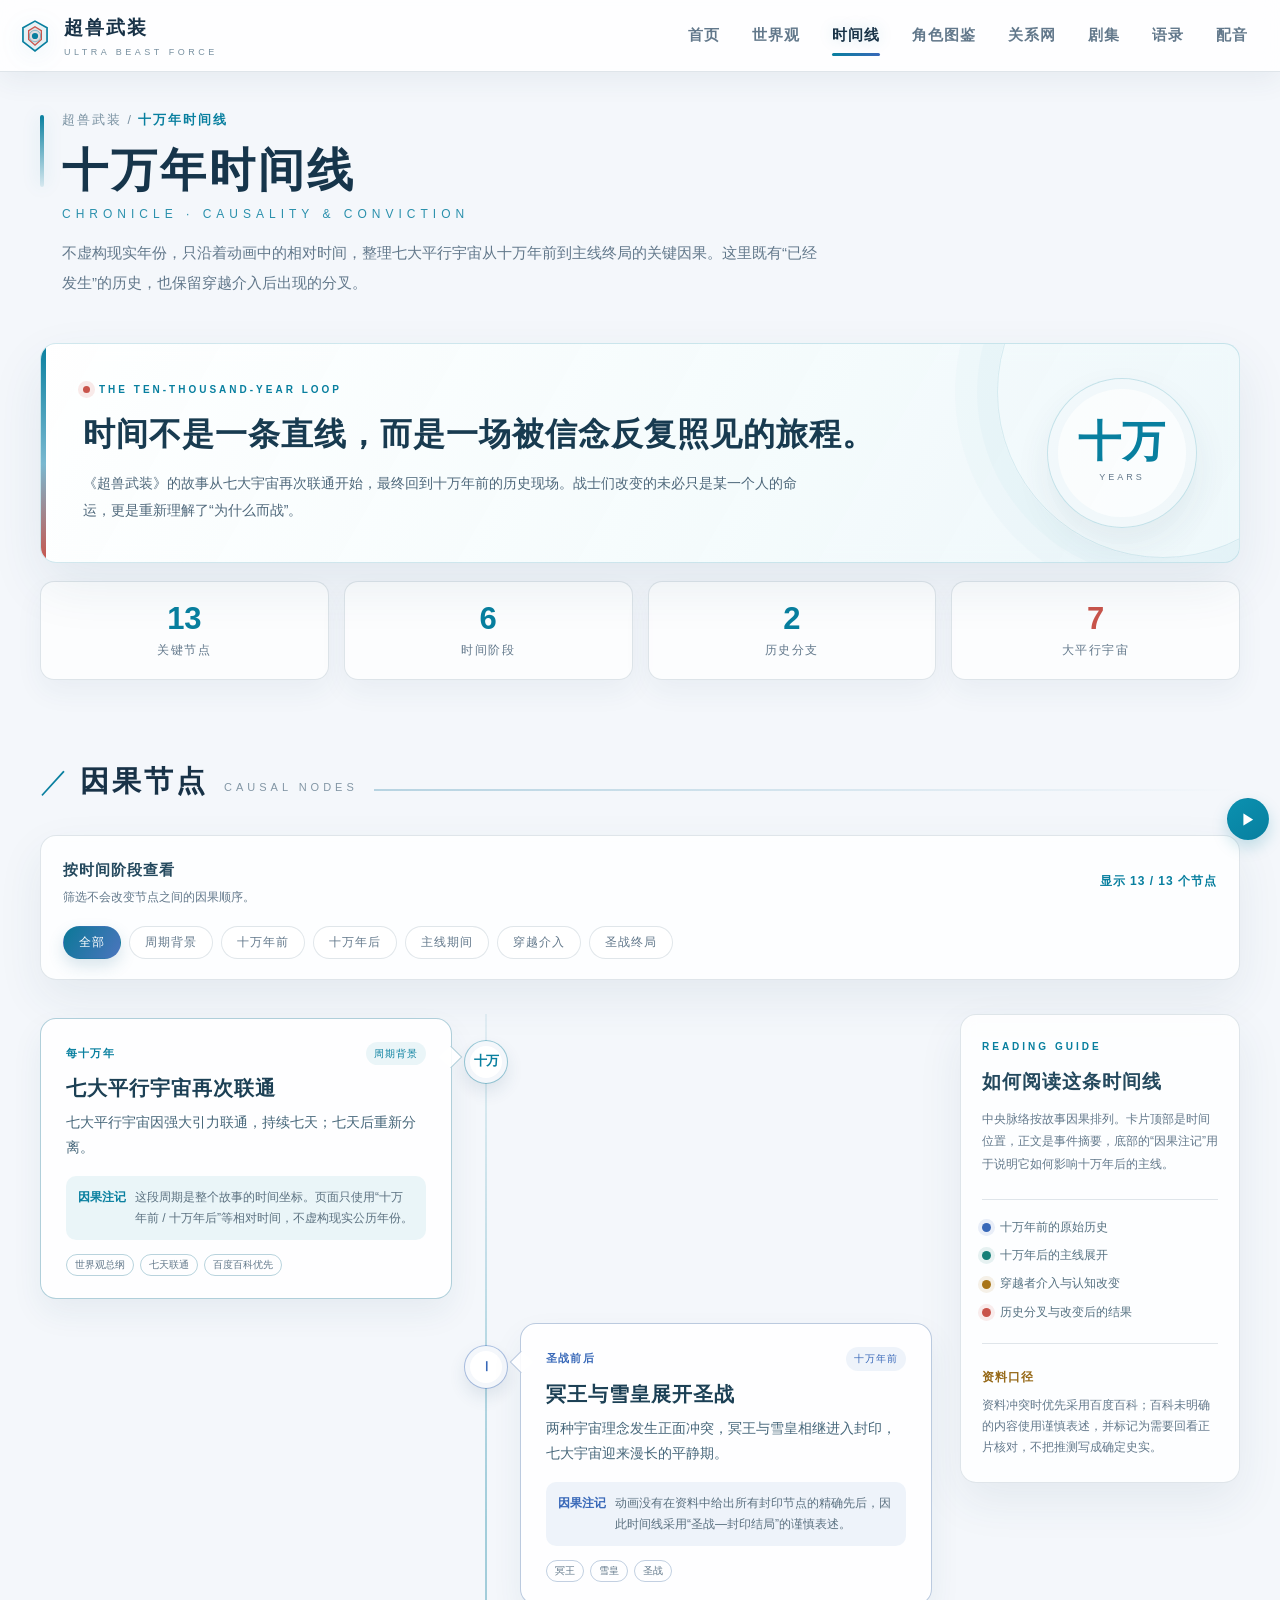
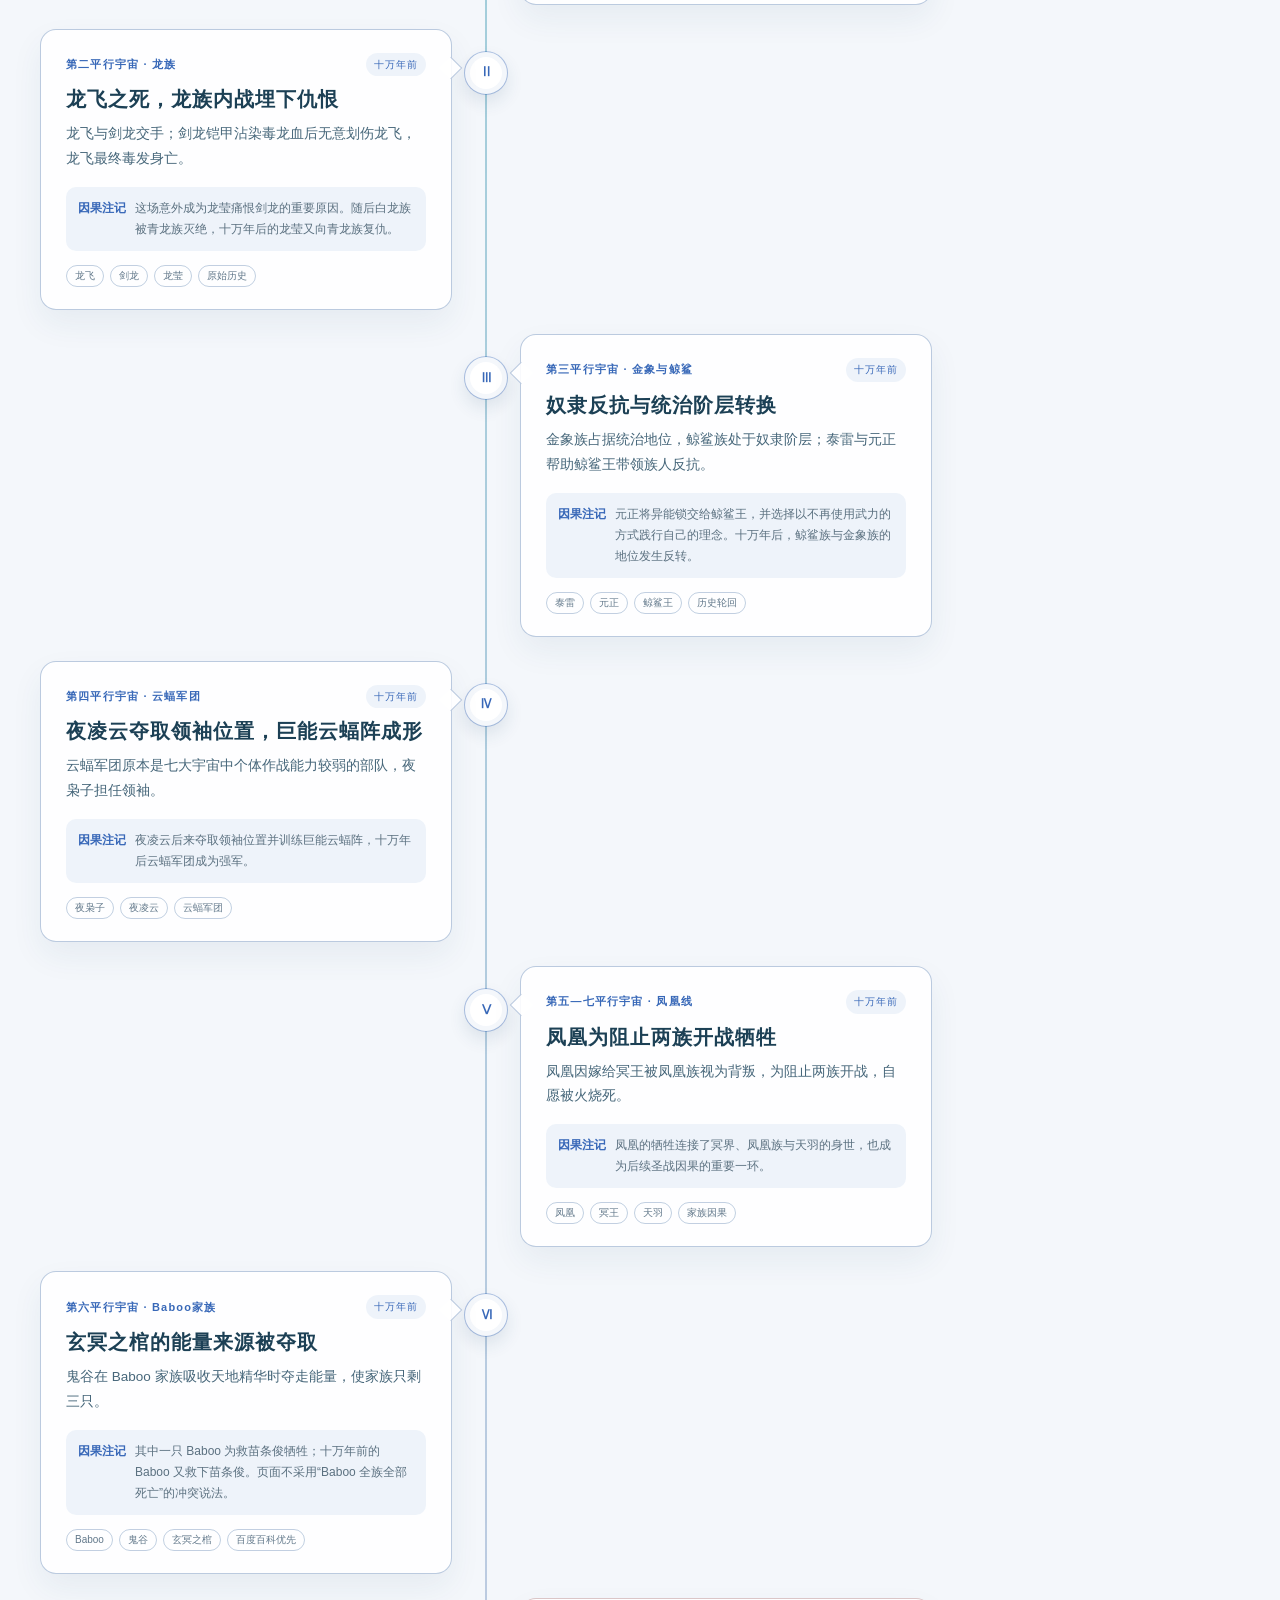
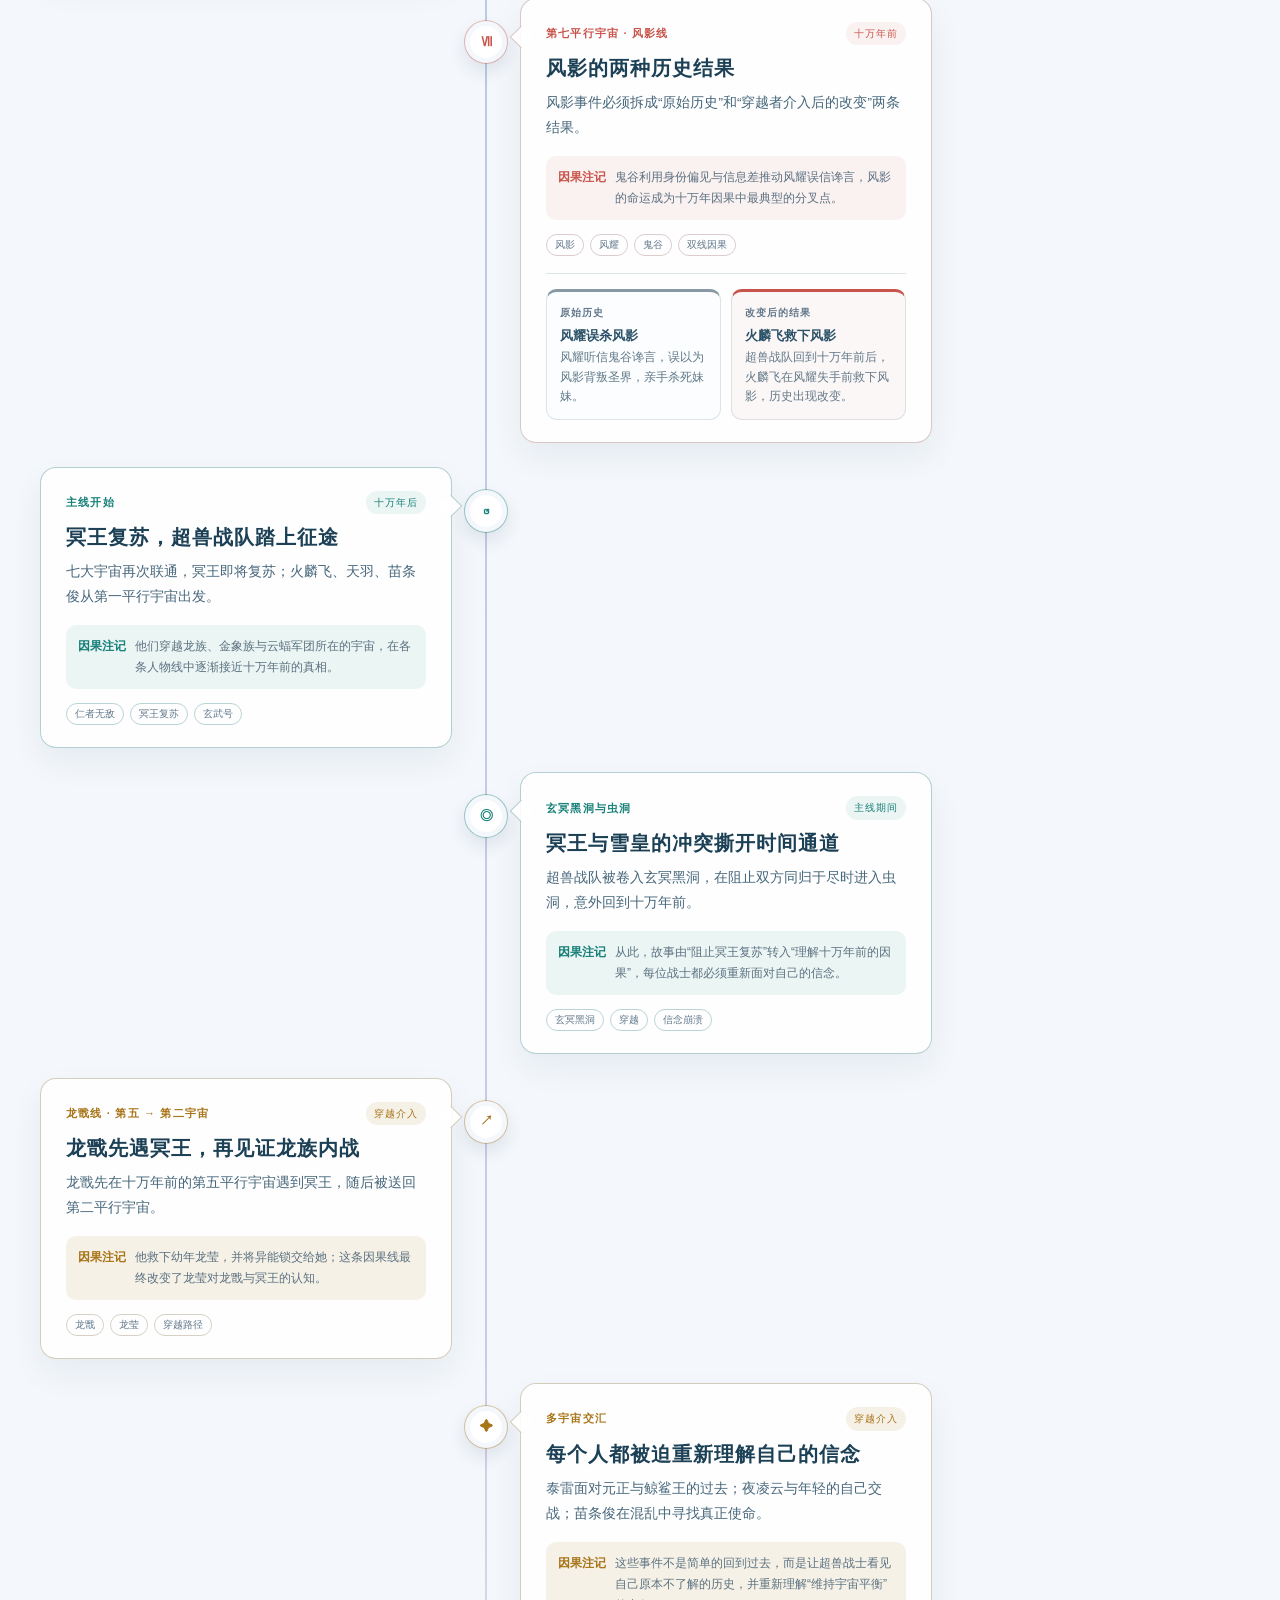
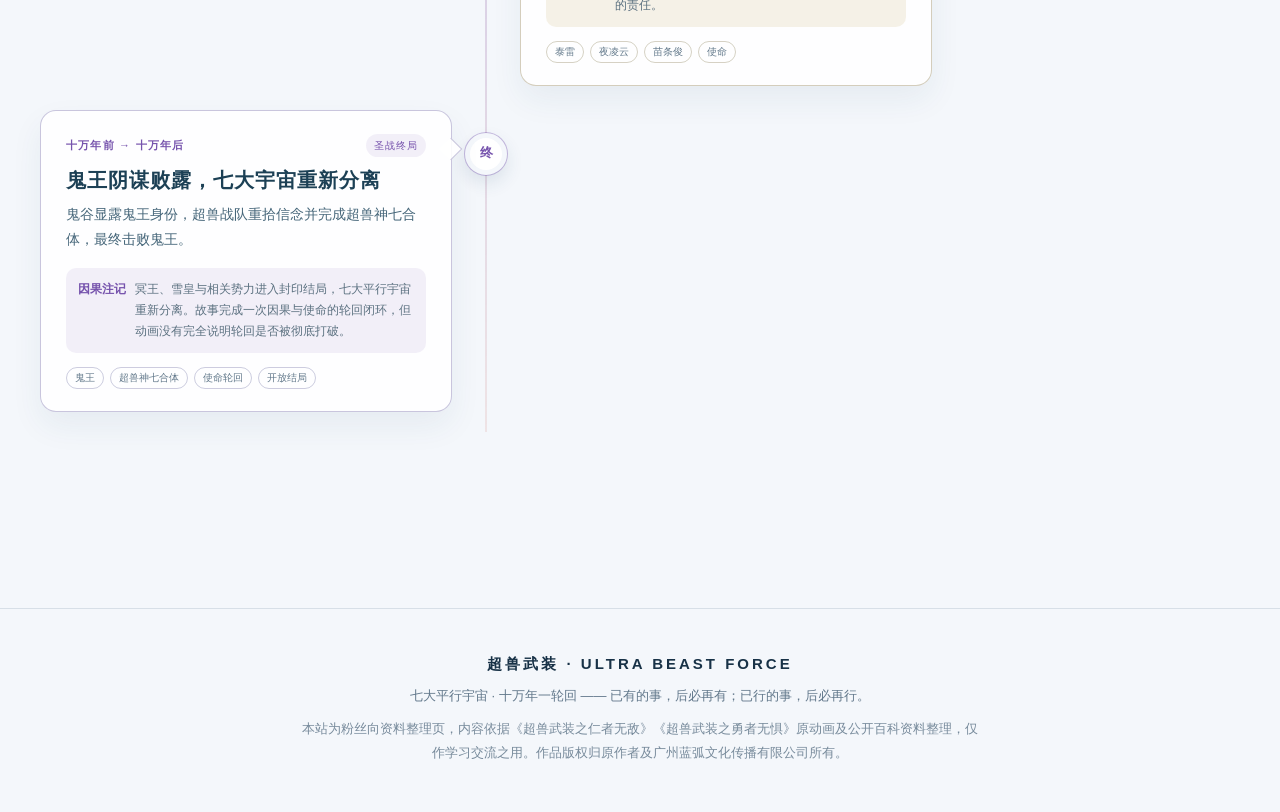
<file: timeline.html>
<!DOCTYPE html>
<html lang="zh-CN">
<head>
<meta charset="UTF-8">
<meta name="viewport" content="width=device-width, initial-scale=1.0">
<title>十万年时间线 | 超兽武装</title>
<meta name="description" content="《超兽武装》十万年时间线：从七大平行宇宙的周期联通、十万年前的圣战与历史，到主线穿越和最终因果闭环。">
<link rel="stylesheet" href="assets/css/style.css?v=20260816.03">
<link rel="icon" href="data:image/svg+xml,<svg xmlns='http://www.w3.org/2000/svg' viewBox='0 0 48 48'><path d='M24 3 L41 12.5 V32 L24 45 L7 32 V12.5 Z' fill='%23f4f7fb' stroke='%23087f9f' stroke-width='3'/><circle cx='24' cy='24' r='6' fill='%23087f9f'/></svg>'>
</head>
<body data-page="timeline">
<div class="bg-fx"></div>
<div class="bg-grid"></div>

<main class="page timeline-page">
  <div class="page-head">
    <div class="crumb">超兽武装 / <b>十万年时间线</b></div>
    <h1 class="page-title">十万年时间线<span class="en">CHRONICLE · CAUSALITY &amp; CONVICTION</span></h1>
    <p class="page-desc">不虚构现实年份，只沿着动画中的相对时间，整理七大平行宇宙从十万年前到主线终局的关键因果。这里既有“已经发生”的历史，也保留穿越介入后出现的分叉。</p>
  </div>

  <section class="timeline-intro panel reveal" aria-label="时间线说明">
    <div class="timeline-intro-copy">
      <div class="timeline-kicker"><i></i>THE TEN-THOUSAND-YEAR LOOP</div>
      <h2>时间不是一条直线，而是一场被信念反复照见的旅程。</h2>
      <p>《超兽武装》的故事从七大宇宙再次联通开始，最终回到十万年前的历史现场。战士们改变的未必只是某一个人的命运，更是重新理解了“为什么而战”。</p>
    </div>
    <div class="timeline-intro-mark" aria-hidden="true"><b>十万</b><span>YEARS</span></div>
  </section>

  <section class="timeline-stats" aria-label="时间线统计">
    <div class="timeline-stat reveal"><b id="timelineEventTotal">—</b><span>关键节点</span></div>
    <div class="timeline-stat reveal"><b id="timelinePhaseTotal">—</b><span>时间阶段</span></div>
    <div class="timeline-stat reveal"><b id="timelineBranchTotal">—</b><span>历史分支</span></div>
    <div class="timeline-stat timeline-stat-note reveal"><b>7</b><span>大平行宇宙</span></div>
  </section>

  <section class="sec timeline-section">
    <div class="sec-head reveal"><h2>因果节点</h2><span class="en">CAUSAL NODES</span><div class="line"></div></div>
    <div class="timeline-toolbar panel reveal">
      <div>
        <strong>按时间阶段查看</strong>
        <p>筛选不会改变节点之间的因果顺序。</p>
      </div>
      <span class="timeline-count" id="timelineCount">显示全部节点</span>
      <div class="timeline-filters" id="timelineFilters" role="group" aria-label="时间阶段筛选"></div>
    </div>

    <div class="timeline-layout">
      <section class="timeline-main" aria-label="十万年时间线节点">
        <div class="timeline-track" id="timelineTrack"></div>
      </section>
      <aside class="timeline-aside panel reveal">
        <div class="timeline-aside-block">
          <div class="timeline-aside-kicker">READING GUIDE</div>
          <h3>如何阅读这条时间线</h3>
          <p>中央脉络按故事因果排列。卡片顶部是时间位置，正文是事件摘要，底部的“因果注记”用于说明它如何影响十万年后的主线。</p>
        </div>
        <div class="timeline-legend">
          <div><i class="legend-dot legend-past"></i><span>十万年前的原始历史</span></div>
          <div><i class="legend-dot legend-main"></i><span>十万年后的主线展开</span></div>
          <div><i class="legend-dot legend-intervene"></i><span>穿越者介入与认知改变</span></div>
          <div><i class="legend-dot legend-branch"></i><span>历史分叉与改变后的结果</span></div>
        </div>
        <div class="timeline-source-note">
          <strong>资料口径</strong>
          <p>资料冲突时优先采用百度百科；百科未明确的内容使用谨慎表述，并标记为需要回看正片核对，不把推测写成确定史实。</p>
        </div>
      </aside>
    </div>
  </section>
</main>

<script src="assets/js/data.js?v=20260816.02"></script>
<script src="assets/js/baike-data.js?v=20260815.22"></script>
<script src="assets/js/main.js?v=20260816.04"></script>
</body>
</html>
</file>
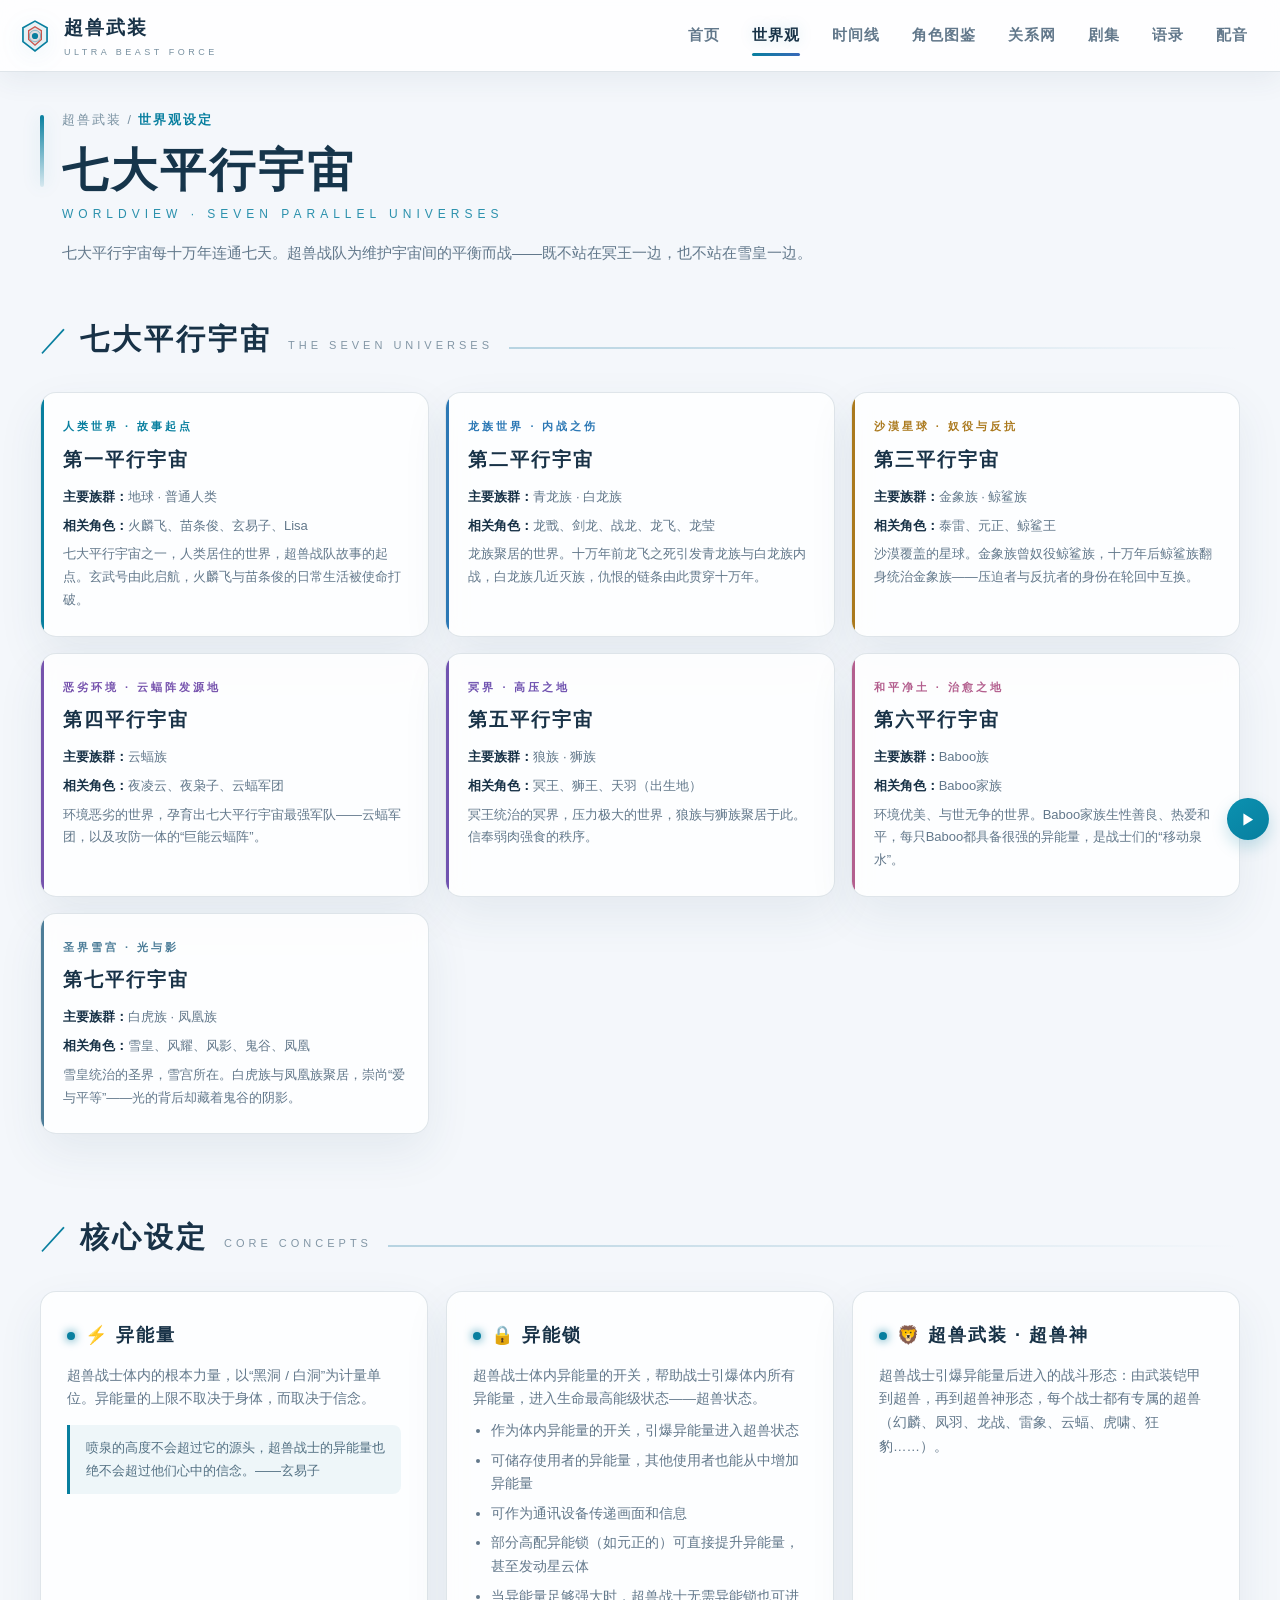
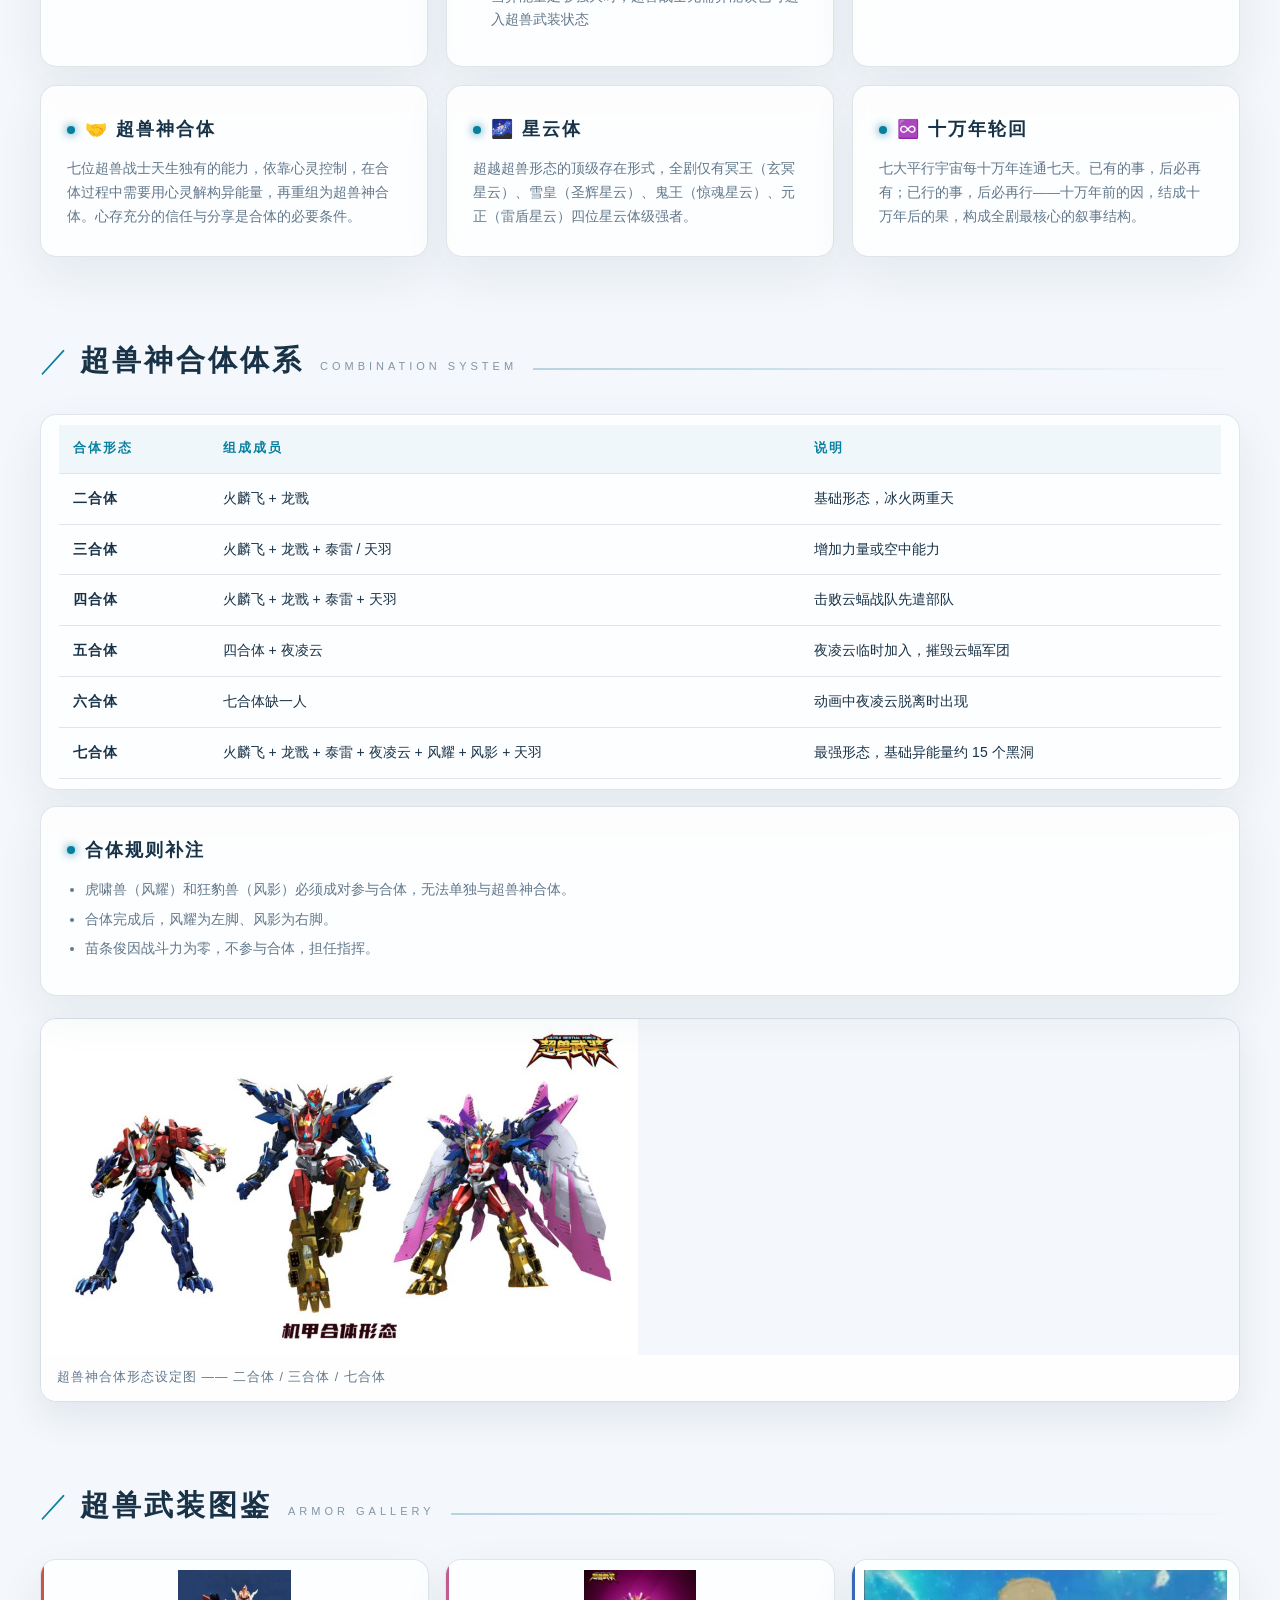
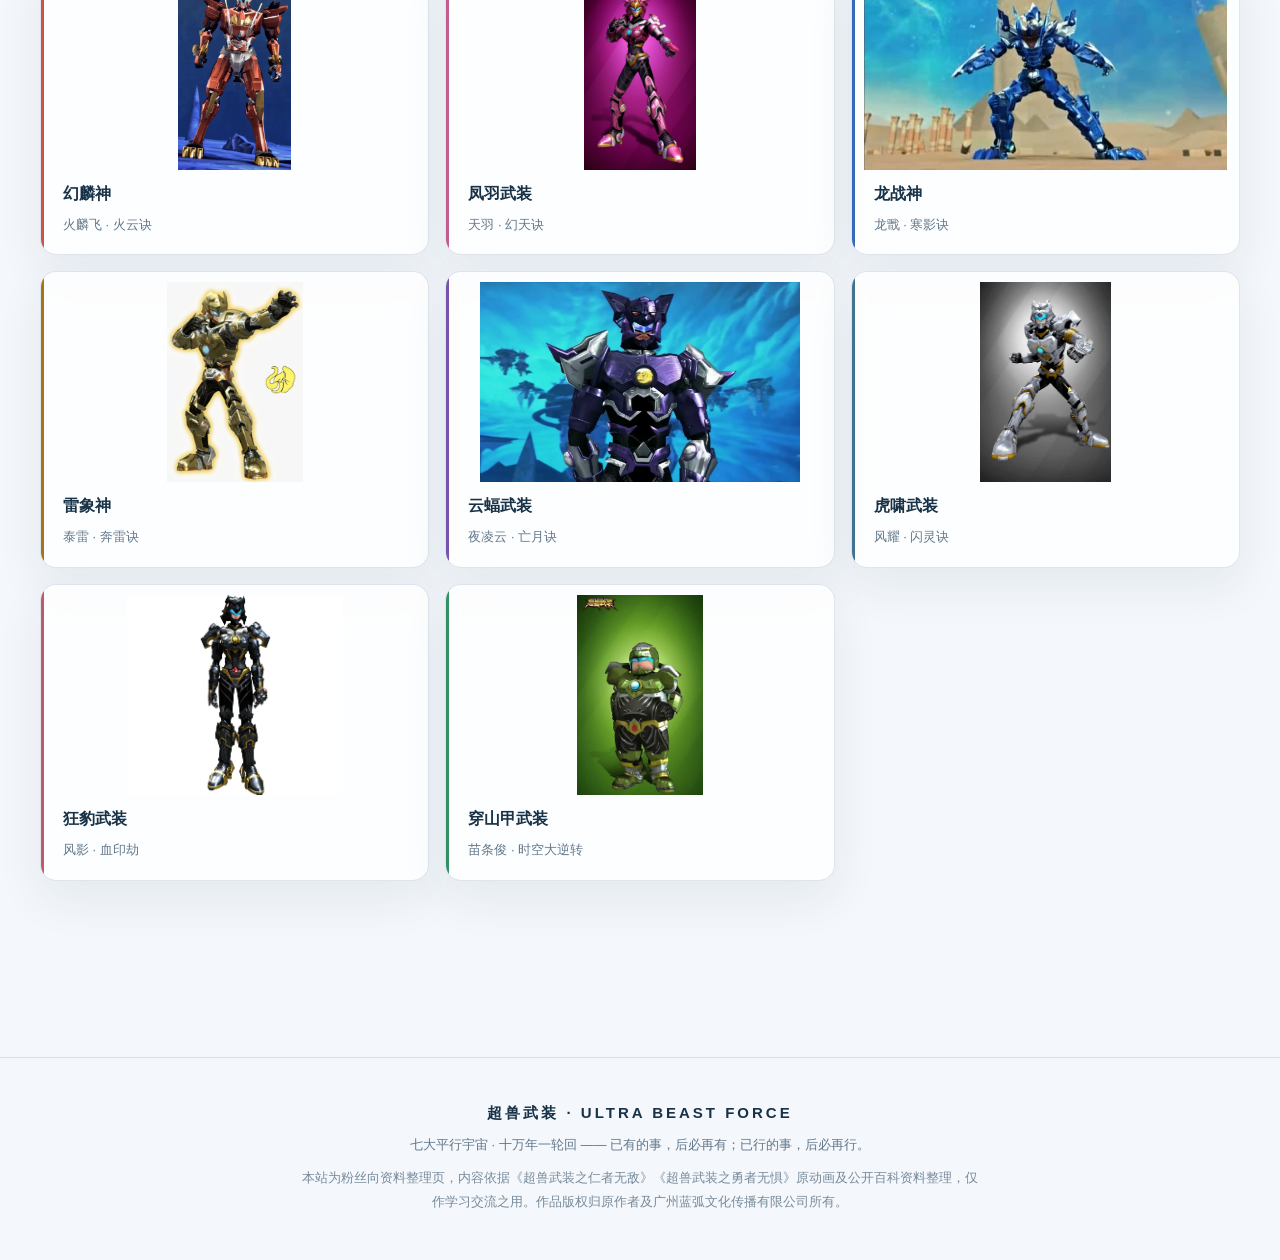
<file: world.html>
<!DOCTYPE html>
<html lang="zh-CN">
<head>
<meta charset="UTF-8">
<meta name="viewport" content="width=device-width, initial-scale=1.0">
<title>世界观设定 | 超兽武装</title>
<meta name="description" content="《超兽武装》世界观：七大平行宇宙、异能量与异能锁、超兽武装、超兽神合体与星云体设定详解。">
<link rel="stylesheet" href="assets/css/style.css?v=20260816.03">
<link rel="icon" href="data:image/svg+xml,<svg xmlns='http://www.w3.org/2000/svg' viewBox='0 0 48 48'><path d='M24 3 L41 12.5 V32 L24 45 L7 32 V12.5 Z' fill='%23f4f7fb' stroke='%23087f9f' stroke-width='3'/><circle cx='24' cy='24' r='6' fill='%23087f9f'/></svg>">
</head>
<body data-page="world">
<div class="bg-fx"></div>
<div class="bg-grid"></div>

<main class="page">
  <div class="page-head">
    <div class="crumb">超兽武装 / <b>世界观设定</b></div>
    <h1 class="page-title">七大平行宇宙<span class="en">WORLDVIEW · SEVEN PARALLEL UNIVERSES</span></h1>
    <p class="page-desc">七大平行宇宙每十万年连通七天。超兽战队为维护宇宙间的平衡而战——既不站在冥王一边，也不站在雪皇一边。</p>
  </div>

  <!-- 七大宇宙 -->
  <section class="sec" id="uni" style="margin-top:0">
    <div class="sec-head reveal"><h2>七大平行宇宙</h2><span class="en">THE SEVEN UNIVERSES</span><div class="line"></div></div>
    <div class="uni-grid" id="uniGrid"></div>
  </section>

  <!-- 核心概念 -->
  <section class="sec">
    <div class="sec-head reveal"><h2>核心设定</h2><span class="en">CORE CONCEPTS</span><div class="line"></div></div>
    <div class="concept-grid" id="conceptGrid"></div>
  </section>

  <!-- 合体体系 -->
  <section class="sec">
    <div class="sec-head reveal"><h2>超兽神合体体系</h2><span class="en">COMBINATION SYSTEM</span><div class="line"></div></div>
    <div class="panel reveal" style="padding:10px 18px;overflow-x:auto">
      <table class="combo-table">
        <thead><tr><th>合体形态</th><th>组成成员</th><th>说明</th></tr></thead>
        <tbody id="comboBody"></tbody>
      </table>
    </div>
    <div class="concept-card reveal" style="margin-top:16px">
      <h3><span class="dot"></span>合体规则补注</h3>
      <ul id="comboNotes"></ul>
    </div>
    <figure class="combo-img reveal">
      <img src="assets/img/combo-forms.jpeg" alt="超兽神合体形态设定图" loading="lazy">
      <figcaption>超兽神合体形态设定图 —— 二合体 / 三合体 / 七合体</figcaption>
    </figure>
  </section>

  <!-- 武装图鉴 -->
  <section class="sec">
    <div class="sec-head reveal"><h2>超兽武装图鉴</h2><span class="en">ARMOR GALLERY</span><div class="line"></div></div>
    <div class="uni-grid">
      <figure class="uni-card reveal" style="--uc:#c9544b;padding:0;overflow:hidden">
        <img src="assets/img/huolinfei-god.webp" alt="幻麟神" loading="lazy" style="width:100%;height:220px;object-fit:contain;padding:10px">
        <figcaption style="padding:0 22px 18px"><b>幻麟神</b><div class="u-row">火麟飞 · 火云诀</div></figcaption>
      </figure>
      <figure class="uni-card reveal" style="--uc:#c15d8e;padding:0;overflow:hidden">
        <img src="assets/img/tianyu-armor.png" alt="凤羽武装" loading="lazy" style="width:100%;height:220px;object-fit:contain;padding:10px">
        <figcaption style="padding:0 22px 18px"><b>凤羽武装</b><div class="u-row">天羽 · 幻天诀</div></figcaption>
      </figure>
      <figure class="uni-card reveal" style="--uc:#3868b8;padding:0;overflow:hidden">
        <img src="assets/img/longjian-god.jpeg" alt="龙战神" loading="lazy" style="width:100%;height:220px;object-fit:contain;padding:10px">
        <figcaption style="padding:0 22px 18px"><b>龙战神</b><div class="u-row">龙戬 · 寒影诀</div></figcaption>
      </figure>
      <figure class="uni-card reveal" style="--uc:#a87418;padding:0;overflow:hidden">
        <img src="assets/img/tailei-god.webp" alt="雷象神" loading="lazy" style="width:100%;height:220px;object-fit:contain;padding:10px">
        <figcaption style="padding:0 22px 18px"><b>雷象神</b><div class="u-row">泰雷 · 奔雷诀</div></figcaption>
      </figure>
      <figure class="uni-card reveal" style="--uc:#7653ad;padding:0;overflow:hidden">
        <img src="assets/img/yelingyun-armor.webp" alt="云蝠武装" loading="lazy" style="width:100%;height:220px;object-fit:contain;padding:10px">
        <figcaption style="padding:0 22px 18px"><b>云蝠武装</b><div class="u-row">夜凌云 · 亡月诀</div></figcaption>
      </figure>
      <figure class="uni-card reveal" style="--uc:#41728e;padding:0;overflow:hidden">
        <img src="assets/img/fengyao-armor.png" alt="虎啸武装" loading="lazy" style="width:100%;height:220px;object-fit:contain;padding:10px">
        <figcaption style="padding:0 22px 18px"><b>虎啸武装</b><div class="u-row">风耀 · 闪灵诀</div></figcaption>
      </figure>
      <figure class="uni-card reveal" style="--uc:#bf5b69;padding:0;overflow:hidden">
        <img src="assets/img/fengying-armor.png" alt="狂豹武装" loading="lazy" style="width:100%;height:220px;object-fit:contain;padding:10px">
        <figcaption style="padding:0 22px 18px"><b>狂豹武装</b><div class="u-row">风影 · 血印劫</div></figcaption>
      </figure>
      <figure class="uni-card reveal" style="--uc:#329065;padding:0;overflow:hidden">
        <img src="assets/img/miaotiaojun-armor.jpeg" alt="穿山甲武装" loading="lazy" style="width:100%;height:220px;object-fit:contain;padding:10px">
        <figcaption style="padding:0 22px 18px"><b>穿山甲武装</b><div class="u-row">苗条俊 · 时空大逆转</div></figcaption>
      </figure>
    </div>
  </section>
</main>

<script src="assets/js/data.js?v=20260816.02"></script>
<script src="assets/js/baike-data.js?v=20260815.22"></script>
<script src="assets/js/main.js?v=20260816.04"></script>
</body>
</html>
</file>
<file: assets/css/style.css>
/* ============================================================
   超兽武装 Ultra Beast Force —— 浅色科幻主题
   ============================================================ */
:root{
  --bg:#f4f7fb;
  --bg2:#eaf1f7;
  --panel:rgba(255,255,255,.82);
  --panel-solid:#ffffff;
  --line:rgba(37,77,108,.14);
  --line-strong:rgba(20,117,157,.38);
  --text:#183247;
  --muted:#62788b;
  --cyan:#087f9f;
  --blue:#3868b8;
  --red:#c9544b;
  --gold:#a87418;
  --purple:#7653ad;
  --pink:#c15d8e;
  --radius:16px;
  --font:"Microsoft YaHei","PingFang SC","Hiragino Sans GB","Noto Sans SC",sans-serif;
  color-scheme:light;
}
*{margin:0;padding:0;box-sizing:border-box}
html{scroll-behavior:smooth}
body{
  background:var(--bg);
  color:var(--text);
  font-family:var(--font);
  line-height:1.75;
  overflow-x:hidden;
  -webkit-font-smoothing:antialiased;
}
::selection{background:rgba(63,216,255,.28)}
a{color:inherit;text-decoration:none}
img{max-width:100%;display:block}
button{font-family:var(--font)}

/* 滚动条 */
::-webkit-scrollbar{width:10px;height:10px}
::-webkit-scrollbar-track{background:#e9f0f5}
::-webkit-scrollbar-thumb{background:#b6c9d5;border-radius:6px;border:2px solid #e9f0f5}
::-webkit-scrollbar-thumb:hover{background:#91adbd}

/* ---------- 全局背景网格 & 星云 ---------- */
.bg-fx{position:fixed;inset:0;z-index:-2;pointer-events:none;
  background:
    radial-gradient(1000px 520px at 85% -10%, rgba(122,60,255,.14), transparent 60%),
    radial-gradient(900px 600px at -10% 25%, rgba(0,140,255,.10), transparent 60%),
    radial-gradient(700px 500px at 60% 110%, rgba(255,80,50,.08), transparent 60%),
    var(--bg);
}
.bg-grid{position:fixed;inset:0;z-index:-1;pointer-events:none;opacity:.5;
  background-image:
    linear-gradient(rgba(80,140,255,.05) 1px, transparent 1px),
    linear-gradient(90deg, rgba(80,140,255,.05) 1px, transparent 1px);
  background-size:44px 44px;
  mask-image:radial-gradient(ellipse 90% 70% at 50% 20%, #000 30%, transparent 75%);
  -webkit-mask-image:radial-gradient(ellipse 90% 70% at 50% 20%, #000 30%, transparent 75%);
}

/* ---------- 顶部导航 ---------- */
.nav{position:fixed;top:0;left:0;right:0;z-index:100;
  display:flex;align-items:center;justify-content:space-between;
  padding:0 clamp(16px,4vw,48px);height:64px;
  background:rgba(255,255,255,.84);
  backdrop-filter:blur(14px);-webkit-backdrop-filter:blur(14px);
  border-bottom:1px solid var(--line);
}
.nav-logo{display:flex;align-items:center;gap:12px;font-weight:800;font-size:19px;letter-spacing:2px}
.nav-logo .mark{width:34px;height:34px;flex:none}
.nav-logo small{display:block;font-size:9px;letter-spacing:3.5px;color:var(--muted);font-weight:400;margin-top:1px}
.nav-links{display:flex;gap:4px;list-style:none}
.nav-links a{position:relative;display:block;padding:8px 14px;font-size:14.5px;color:var(--muted);letter-spacing:1px;transition:color .25s}
.nav-links a::after{content:"";position:absolute;left:14px;right:14px;bottom:2px;height:2px;
  background:linear-gradient(90deg,var(--cyan),var(--blue));border-radius:2px;
  transform:scaleX(0);transform-origin:left;transition:transform .3s}
.nav-links a:hover,.nav-links a.active{color:var(--text)}
.nav-links a:hover::after,.nav-links a.active::after{transform:scaleX(1)}
.nav-links a.active{text-shadow:0 0 14px rgba(63,216,255,.55)}
.nav-toggle{display:none;background:none;border:1px solid var(--line-strong);border-radius:8px;
  width:40px;height:36px;cursor:pointer;color:var(--cyan);font-size:18px;line-height:1}

/* ---------- 页面通用 ---------- */
.page{max-width:1240px;margin:0 auto;padding:110px clamp(16px,4vw,40px) 60px}
.page-head{margin-bottom:38px}
.crumb{font-size:12.5px;color:var(--muted);letter-spacing:2px;margin-bottom:10px}
.crumb b{color:var(--cyan);font-weight:600}
h1.page-title{font-size:clamp(30px,4.5vw,46px);font-weight:800;letter-spacing:4px;line-height:1.25}
h1.page-title .en{display:block;font-size:12px;letter-spacing:5px;color:var(--cyan);font-weight:500;margin-top:8px;opacity:.85}
.page-desc{max-width:760px;color:var(--muted);margin-top:16px;font-size:15px}

.sec{margin-top:64px}
.sec-head{display:flex;align-items:baseline;gap:16px;margin-bottom:26px;flex-wrap:wrap}
.sec-head h2{font-size:clamp(22px,3vw,30px);font-weight:800;letter-spacing:3px}
.sec-head h2::before{content:"／";color:var(--cyan);margin-right:8px;font-weight:400}
.sec-head .en{font-size:11px;letter-spacing:4px;color:var(--muted);text-transform:uppercase}
.sec-head .line{flex:1;height:1px;min-width:60px;background:linear-gradient(90deg,var(--line-strong),transparent)}

.panel{background:var(--panel);border:1px solid var(--line);border-radius:var(--radius);
  backdrop-filter:blur(8px);-webkit-backdrop-filter:blur(8px)}
.glow-box{position:relative;background:var(--panel);border:1px solid var(--line);border-radius:var(--radius);overflow:hidden}
.glow-box::before{content:"";position:absolute;inset:0 0 auto 0;height:1px;
  background:linear-gradient(90deg,transparent,rgba(63,216,255,.6),transparent)}

/* 页脚 */
.footer{margin-top:90px;border-top:1px solid var(--line);padding:34px clamp(16px,4vw,40px) 46px;
  text-align:center;color:var(--muted);font-size:13px}
.footer .f-title{font-weight:800;letter-spacing:3px;color:var(--text);font-size:15px;margin-bottom:8px}
.footer .f-note{max-width:680px;margin:10px auto 0;line-height:1.9;font-size:12.5px;opacity:.85}

/* 通用动效 */
.reveal{opacity:0;transform:translateY(26px);transition:opacity .7s ease,transform .7s cubic-bezier(.2,.7,.2,1)}
.reveal.in{opacity:1;transform:none}
@media (prefers-reduced-motion:reduce){
  .reveal{opacity:1;transform:none;transition:none}
  *{animation-duration:.001s !important}
}

/* ---------- 首页 Hero ---------- */
.hero{position:relative;min-height:100svh;display:flex;align-items:center;overflow:hidden}
#stars{position:absolute;inset:0;z-index:0}
.hero-inner{position:relative;z-index:2;width:100%;max-width:1240px;margin:0 auto;
  padding:120px clamp(16px,4vw,40px) 80px;
  display:grid;grid-template-columns:1.15fr .85fr;gap:40px;align-items:center}
.hero-tag{display:inline-flex;align-items:center;gap:10px;font-size:12.5px;letter-spacing:3px;color:var(--cyan);
  border:1px solid rgba(63,216,255,.35);padding:6px 16px;border-radius:999px;
  background:rgba(63,216,255,.07);margin-bottom:22px}
.hero-tag i{width:6px;height:6px;border-radius:50%;background:var(--cyan);box-shadow:0 0 10px var(--cyan);animation:blink 1.6s infinite}
@keyframes blink{50%{opacity:.25}}
.hero h1{font-size:clamp(44px,7vw,84px);font-weight:900;letter-spacing:6px;line-height:1.12;
  background:linear-gradient(115deg,#fff 30%,#9fdcff 55%,#ff8a6a 85%);
  -webkit-background-clip:text;background-clip:text;color:transparent;
  filter:drop-shadow(0 0 26px rgba(63,160,255,.35))}
.hero .sub-en{margin-top:6px;font-size:clamp(12px,1.4vw,15px);letter-spacing:8px;color:var(--muted)}
.hero p.lead{margin:26px 0 34px;max-width:560px;color:#526b7c;font-size:15.5px;line-height:2}
.hero p.lead b{color:var(--cyan);font-weight:600}
.hero-cta{display:flex;gap:16px;flex-wrap:wrap}
.btn{display:inline-flex;align-items:center;gap:10px;padding:13px 30px;border-radius:10px;
  font-size:15px;letter-spacing:2px;font-weight:600;cursor:pointer;border:1px solid transparent;
  transition:transform .25s,box-shadow .25s,background .25s}
.btn:hover{transform:translateY(-2px)}
.btn-primary{background:linear-gradient(120deg,#0e5dff,#22c1f5);color:#fff;
  box-shadow:0 8px 28px rgba(20,120,255,.35)}
.btn-primary:hover{box-shadow:0 12px 36px rgba(34,193,245,.5)}
.btn-ghost{border-color:var(--line-strong);color:var(--text);background:rgba(63,140,255,.06)}
.btn-ghost:hover{background:rgba(63,216,255,.14);box-shadow:0 8px 24px rgba(63,160,255,.18)}
.hero-mecha{position:relative}
.hero-mecha .frame{position:relative;border-radius:18px;overflow:hidden;
  border:1px solid rgba(120,180,255,.25);
  background:radial-gradient(120% 100% at 50% 0%,rgba(30,60,120,.35),rgba(6,10,20,.9));
  box-shadow:0 30px 80px rgba(0,20,60,.55), inset 0 0 60px rgba(40,120,255,.08)}
.hero-mecha img{width:100%;transform:scale(1.02);animation:floaty 7s ease-in-out infinite}
@keyframes floaty{50%{transform:scale(1.02) translateY(-12px)}}
.hero-mecha .caption{position:absolute;left:14px;bottom:12px;font-size:11.5px;letter-spacing:2.5px;color:#bcd6ff;
  background:rgba(5,10,20,.65);padding:5px 12px;border-radius:6px;border:1px solid rgba(120,180,255,.2)}
.hero-scroll{position:absolute;left:50%;bottom:26px;transform:translateX(-50%);z-index:2;
  color:var(--muted);font-size:11px;letter-spacing:3px;text-align:center;animation:fadeUp 1s .6s both}
.hero-scroll::after{content:"";display:block;width:1px;height:34px;margin:8px auto 0;
  background:linear-gradient(180deg,var(--cyan),transparent);animation:drop 1.8s infinite}
@keyframes drop{0%{transform:scaleY(0);transform-origin:top}55%{transform:scaleY(1);transform-origin:top}56%{transform-origin:bottom}100%{transform:scaleY(0);transform-origin:bottom}}
@keyframes fadeUp{from{opacity:0;transform:translate(-50%,14px)}to{opacity:1;transform:translate(-50%,0)}}

/* 统计条 */
.stats{display:grid;grid-template-columns:repeat(4,1fr);gap:14px;margin-top:-54px;position:relative;z-index:3}
.stat{padding:22px 18px;text-align:center;border-radius:var(--radius);
  background:linear-gradient(180deg,rgba(16,26,46,.9),rgba(9,14,26,.9));
  border:1px solid var(--line)}
.stat b{display:block;font-size:clamp(26px,3.4vw,40px);font-weight:900;letter-spacing:1px;
  background:linear-gradient(120deg,#fff,#7fd0ff);-webkit-background-clip:text;background-clip:text;color:transparent}
.stat span{font-size:12.5px;color:var(--muted);letter-spacing:2px}

/* 简介双卡 */
.duo{display:grid;grid-template-columns:1fr 1fr;gap:20px}
.duo-card{position:relative;padding:30px 28px;border-radius:var(--radius);overflow:hidden;
  background:var(--panel);border:1px solid var(--line);transition:transform .3s,border-color .3s}
.duo-card:hover{transform:translateY(-4px);border-color:var(--line-strong)}
.duo-card .no{position:absolute;right:18px;top:8px;font-size:64px;font-weight:900;opacity:.07;letter-spacing:-2px}
.duo-card h3{font-size:21px;letter-spacing:2px;margin-bottom:4px}
.duo-card .meta{font-size:12.5px;color:var(--cyan);letter-spacing:2px;margin-bottom:14px}
.duo-card p{color:var(--muted);font-size:14px}

/* 首页角色预览条 */
.team-strip{display:grid;grid-template-columns:repeat(8,1fr);gap:12px}
.team-cell{position:relative;border-radius:12px;overflow:hidden;border:1px solid var(--line);
  background:var(--panel-solid);aspect-ratio:3/4.1;cursor:pointer;transition:transform .3s,border-color .3s,box-shadow .3s}
.team-cell img{width:100%;height:100%;object-fit:cover;object-position:top;transition:transform .5s;filter:saturate(1.05)}
.team-cell:hover{transform:translateY(-6px);border-color:var(--c,var(--cyan));box-shadow:0 14px 34px -12px var(--c,var(--cyan))}
.team-cell:hover img{transform:scale(1.07)}
.team-cell .nm{position:absolute;left:0;right:0;bottom:0;padding:20px 8px 8px;text-align:center;font-size:13px;letter-spacing:2px;font-weight:600;
  background:linear-gradient(transparent,rgba(3,6,12,.92))}
.team-cell .nm i{display:block;font-style:normal;font-size:9.5px;color:var(--muted);letter-spacing:1px;margin-top:2px;font-weight:400}

/* 语录轮播 */
.quote-stage{position:relative;padding:54px 30px;text-align:center;overflow:hidden;border-radius:var(--radius);
  background:radial-gradient(90% 130% at 50% -20%,rgba(40,90,190,.22),rgba(6,10,20,.7)),var(--panel);
  border:1px solid var(--line)}
.quote-stage .qm{position:absolute;font-size:150px;line-height:1;color:rgba(90,160,255,.12);font-family:Georgia,serif;top:-24px;left:18px}
#heroQuote{font-size:clamp(17px,2.3vw,23px);font-weight:600;letter-spacing:1.5px;max-width:820px;margin:0 auto;min-height:2.6em;
  transition:opacity .5s}
#heroQuoteBy{margin-top:18px;color:var(--cyan);font-size:13.5px;letter-spacing:2px;transition:opacity .5s}
.quote-dots{display:flex;gap:8px;justify-content:center;margin-top:26px}
.quote-dots i{width:22px;height:3px;border-radius:2px;background:#25375a;cursor:pointer;transition:background .3s}
.quote-dots i.on{background:var(--cyan);box-shadow:0 0 8px rgba(63,216,255,.7)}

/* 首页宇宙带 */
.uni-band{display:grid;grid-template-columns:repeat(7,1fr);gap:10px}
.uni-chip{position:relative;padding:16px 10px 14px;border-radius:12px;text-align:center;cursor:pointer;
  background:var(--panel);border:1px solid var(--line);transition:transform .25s,border-color .25s}
.uni-chip:hover{transform:translateY(-4px);border-color:var(--uc)}
.uni-chip b{display:block;font-size:15px;letter-spacing:1px}
.uni-chip .idx{font-size:10px;letter-spacing:2px;color:var(--uc);display:block;margin-bottom:6px;font-weight:700}
.uni-chip span{font-size:11px;color:var(--muted)}

/* 入口卡片 */
.entry-grid{display:grid;grid-template-columns:repeat(3,1fr);gap:16px}
.entry-card{position:relative;padding:26px 24px;border-radius:var(--radius);overflow:hidden;
  background:var(--panel);border:1px solid var(--line);transition:transform .3s,border-color .3s}
.entry-card:hover{transform:translateY(-5px);border-color:var(--line-strong)}
.entry-card .ic{font-size:26px;margin-bottom:12px}
.entry-card h3{font-size:18px;letter-spacing:2px;margin-bottom:6px}
.entry-card p{color:var(--muted);font-size:13px}
.entry-card .go{position:absolute;right:20px;top:24px;color:var(--cyan);opacity:0;transform:translateX(-6px);transition:.3s}
.entry-card:hover .go{opacity:1;transform:none}

/* ---------- 世界观页 ---------- */
.uni-grid{display:grid;grid-template-columns:repeat(auto-fill,minmax(300px,1fr));gap:16px}
.uni-card{position:relative;padding:24px 22px;border-radius:var(--radius);overflow:hidden;
  background:var(--panel);border:1px solid var(--line);transition:transform .3s,border-color .3s}
.uni-card:hover{transform:translateY(-4px);border-color:var(--uc)}
.uni-card::before{content:"";position:absolute;left:0;top:0;bottom:0;width:3px;background:var(--uc)}
.uni-card .u-no{font-size:11px;letter-spacing:3px;color:var(--uc);font-weight:700}
.uni-card h3{font-size:19px;letter-spacing:2px;margin:6px 0 10px}
.uni-card .u-row{font-size:13px;color:var(--muted);margin-top:6px}
.uni-card .u-row b{color:var(--text);font-weight:600}
.concept-grid{display:grid;grid-template-columns:repeat(auto-fit,minmax(320px,1fr));gap:18px}
.concept-card{padding:28px 26px;border-radius:var(--radius);background:var(--panel);border:1px solid var(--line)}
.concept-card h3{font-size:18px;letter-spacing:2px;margin-bottom:12px;display:flex;align-items:center;gap:10px}
.concept-card h3 .dot{width:8px;height:8px;border-radius:50%;background:var(--cyan);box-shadow:0 0 10px var(--cyan)}
.concept-card p,.concept-card li{color:var(--muted);font-size:13.5px}
.concept-card ul{padding-left:18px;margin-top:8px}
.concept-card li{margin-bottom:6px}
.concept-card blockquote{margin-top:14px;padding:12px 16px;border-left:3px solid var(--cyan);
  background:rgba(63,216,255,.06);border-radius:0 8px 8px 0;font-size:13px;color:#bcd2ee}

/* 合体表 */
.combo-table{width:100%;border-collapse:collapse;font-size:14px}
.combo-table th,.combo-table td{padding:13px 14px;text-align:left;border-bottom:1px solid var(--line)}
.combo-table th{color:var(--cyan);font-weight:600;letter-spacing:2px;font-size:12.5px;background:rgba(63,140,255,.05)}
.combo-table tr:hover td{background:rgba(63,140,255,.05)}
.combo-table td:first-child{font-weight:700;letter-spacing:1px;white-space:nowrap}
.combo-img{margin-top:22px;border-radius:var(--radius);overflow:hidden;border:1px solid var(--line)}
.combo-img figcaption{padding:12px 16px;font-size:12.5px;color:var(--muted);background:rgba(8,12,22,.8);letter-spacing:1px}

/* ---------- 角色页 ---------- */
.filter-bar{display:flex;gap:10px;flex-wrap:wrap;margin-bottom:28px}
.chip{padding:8px 20px;border-radius:999px;border:1px solid var(--line);font-size:13.5px;letter-spacing:2px;
  color:var(--muted);background:transparent;cursor:pointer;transition:.25s}
.chip:hover{color:var(--text);border-color:var(--line-strong)}
.chip.on{color:#ffffff;background:linear-gradient(120deg,var(--cyan),#7fe7ff);border-color:transparent;font-weight:700;
  box-shadow:0 6px 18px rgba(63,216,255,.35)}
.char-grid{display:grid;grid-template-columns:repeat(auto-fill,minmax(250px,1fr));gap:18px}
.char-card{position:relative;border-radius:var(--radius);overflow:hidden;cursor:pointer;
  background:var(--panel-solid);border:1px solid var(--line);transition:transform .3s,border-color .3s,box-shadow .3s}
.char-card:hover{transform:translateY(-6px);border-color:var(--c);box-shadow:0 18px 40px -14px var(--c)}
.char-card .ph{position:relative;aspect-ratio:1/1.02;overflow:hidden;
  background:radial-gradient(120% 90% at 50% 0%,rgba(40,80,160,.25),rgba(6,9,17,.6))}
.char-card .ph img{width:100%;height:100%;object-fit:cover;object-position:top;transition:transform .5s}
.char-card:hover .ph img{transform:scale(1.06)}
.char-card .ph .mono{position:absolute;inset:0;display:flex;align-items:center;justify-content:center;
  font-size:88px;font-weight:900;color:var(--c);opacity:.9;text-shadow:0 0 44px var(--c);
  font-family:"Microsoft YaHei",sans-serif}
.char-card .badge{position:absolute;top:10px;left:10px;font-size:10.5px;letter-spacing:1.5px;
  padding:4px 10px;border-radius:6px;background:rgba(255,255,255,.90);border:1px solid var(--c);color:var(--c)}
.char-card .source-badge{position:absolute;right:10px;top:10px;padding:4px 8px;border-radius:6px;
  background:rgba(255,255,255,.92);border:1px solid rgba(255,194,75,.72);color:#956817;font-size:10px;
  letter-spacing:1px;backdrop-filter:blur(4px)}
.char-card .info{padding:14px 16px 16px;border-top:1px solid var(--line)}
.char-card .info h3{font-size:18px;letter-spacing:2px}
.char-card .info .t{font-size:11.5px;color:var(--c);letter-spacing:1.5px;margin-top:2px}
.char-card .info .s{margin-top:8px;font-size:12px;color:var(--muted);display:-webkit-box;-webkit-line-clamp:2;-webkit-box-orient:vertical;overflow:hidden}
.faction-title{margin:46px 0 20px;display:flex;align-items:center;gap:14px}
.faction-title h2{font-size:23px;letter-spacing:3px}
.faction-title .line{flex:1;height:1px;background:linear-gradient(90deg,var(--fc,var(--cyan)),transparent)}
.faction-title .fc-en{font-size:11px;letter-spacing:3px;color:var(--muted)}

/* 角色弹窗 */
.modal-mask{position:fixed;inset:0;z-index:200;background:rgba(25,58,73,.28);backdrop-filter:blur(8px);
  display:none;align-items:center;justify-content:center;padding:20px}
.modal-mask.show{display:flex;animation:maskIn .25s}
@keyframes maskIn{from{opacity:0}}
.modal{width:min(1020px,100%);height:min(88vh,900px);max-height:88vh;overflow:hidden;border-radius:18px;position:relative;
  display:flex;flex-direction:column;background:linear-gradient(160deg,#ffffff,#f2f7fa);border:1px solid var(--line-strong);
  box-shadow:0 35px 90px rgba(37,72,91,.26);animation:popIn .35s cubic-bezier(.2,.9,.3,1.2)}
@keyframes popIn{from{opacity:0;transform:translateY(26px) scale(.97)}}
.modal-close{position:absolute;top:14px;right:14px;z-index:5;width:38px;height:38px;border-radius:50%;
  border:1px solid var(--line-strong);background:rgba(255,255,255,.92);color:var(--text);font-size:17px;cursor:pointer}
.modal-close:hover{color:var(--cyan);border-color:var(--cyan)}
.modal-body{display:grid;grid-template-columns:340px minmax(0,1fr);gap:0;flex:1;min-height:0;overflow:hidden;padding:0 30px 30px;margin-top:0}
.modal-visual{position:relative;align-self:stretch;min-height:0;overflow:hidden}
.modal-visual .imgwrap{position:static;top:auto;border-radius:14px;overflow:hidden;border:1px solid var(--line);
  background:radial-gradient(120% 90% at 50% 0%,rgba(50,100,200,.18),rgba(5,8,15,.7))}
.modal-visual img{width:100%;height:340px;object-fit:contain;padding:10px}
.modal-visual .thumbs{display:flex;gap:8px;margin-top:10px}
.modal-visual .thumbs img{width:64px;height:52px;object-fit:cover;border-radius:8px;border:1px solid var(--line);
  cursor:pointer;opacity:.6;padding:0;transition:.25s}
.modal-visual .thumbs img.on,.modal-visual .thumbs img:hover{opacity:1;border-color:var(--cyan)}
.modal-info{padding:34px 8px 12px 30px;min-width:0;min-height:0;overflow-y:auto;scrollbar-gutter:stable}
.modal-info h2{font-size:30px;letter-spacing:3px}
.modal-info .alias{color:var(--muted);font-size:12.5px;letter-spacing:1px;margin-top:4px}
.modal-info .title-line{color:var(--c,var(--cyan));font-size:13.5px;letter-spacing:2px;margin-top:6px}
.tag-row{display:flex;gap:8px;flex-wrap:wrap;margin-top:14px}
.tag{font-size:11.5px;padding:4px 12px;border-radius:6px;border:1px solid var(--line-strong);color:#41657a;letter-spacing:1px}
.stat-grid{display:grid;grid-template-columns:repeat(2,1fr);gap:10px;margin-top:18px}
.stat-item{padding:10px 14px;border-radius:10px;background:rgba(63,140,255,.05);border:1px solid var(--line)}
.stat-item .k{font-size:11px;color:var(--muted);letter-spacing:2px}
.stat-item .v{font-size:14px;font-weight:600;margin-top:2px;letter-spacing:.5px}
.modal-sec{margin-top:22px}
.modal-sec h4{font-size:14px;letter-spacing:3px;color:var(--cyan);margin-bottom:10px}
.modal-sec h4::before{content:"▍";margin-right:6px}
.modal-sec p{font-size:13.5px;color:#526b7c}
.baike-sec{padding:16px 16px 14px;border:1px solid rgba(255,194,75,.26);border-radius:12px;background:rgba(255,194,75,.035)}
.baike-sec h4{color:#956817}
.baike-facts{display:grid;grid-template-columns:repeat(2,minmax(0,1fr));gap:8px;margin-top:12px}
.baike-fact{padding:9px 10px;border-radius:8px;background:rgba(255,255,255,.025);border:1px solid var(--line);min-width:0}
.baike-fact span{display:block;color:var(--muted);font-size:10px;letter-spacing:1px;margin-bottom:3px}
.baike-fact b{display:block;color:#294a5f;font-size:12px;line-height:1.55;font-weight:500;word-break:break-word}
.baike-actions{display:flex;align-items:center;gap:12px;flex-wrap:wrap;margin-top:14px;font-size:11px;color:var(--muted)}

.tag-source{color:#956817;border-color:rgba(255,194,75,.55)}
.m-quote{position:relative;margin-top:10px;padding:12px 16px 12px 40px;border-radius:10px;font-size:13.5px;color:#36576d;
  background:rgba(63,160,255,.06);border:1px solid var(--line)}
.m-quote::before{content:"“";position:absolute;left:12px;top:2px;font-size:30px;color:var(--c,var(--cyan));font-family:Georgia,serif}

/* ---------- 关系网页 ---------- */
.rel-wrap{display:grid;grid-template-columns:1fr 320px;gap:18px;align-items:start}
/* 关系网需要更大的阅读画布：桌面端让网络独占一行，详情放在图例下方，避免节点被压缩。 */
body[data-page="relations"] .page{max-width:1480px;padding-left:28px;padding-right:28px}
body[data-page="relations"] .rel-wrap{grid-template-columns:minmax(0,1fr);gap:20px}
body[data-page="relations"] .rel-side{position:static;min-height:220px}
.rel-canvas-box{position:relative;border-radius:var(--radius);border:1px solid var(--line);overflow:hidden;
  background:radial-gradient(80% 90% at 50% 10%,rgba(30,70,150,.16),rgba(4,7,13,.9))}
#relSvg{display:block;width:100%;height:auto}
.rel-node{cursor:pointer}
.rel-node circle{transition:.25s}
.rel-node text{pointer-events:none;font-family:var(--font)}
.rel-edge{transition:opacity .25s}
.rel-legend{display:flex;flex-wrap:wrap;gap:8px 16px;padding:14px 18px;border-top:1px solid var(--line);
  background:rgba(6,10,18,.85);font-size:12px;color:var(--muted)}
.rel-legend i{display:inline-block;width:20px;height:0;border-top:3px solid var(--lc);margin-right:7px;vertical-align:middle;border-radius:2px}
.rel-legend i.dash{border-top-style:dashed}
.rel-side{position:sticky;top:84px;padding:22px;border-radius:var(--radius);background:var(--panel);border:1px solid var(--line);min-height:300px}
.rel-side h3{font-size:20px;letter-spacing:2px}
.rel-side .r-title{color:var(--cyan);font-size:12.5px;letter-spacing:2px;margin-top:4px}
.rel-side .r-desc{margin-top:12px;font-size:13px;color:var(--muted)}
.rel-side ul{list-style:none;margin-top:14px}
.rel-side ul li{padding:8px 0;border-bottom:1px dashed var(--line);font-size:13px}
.rel-side ul li b{color:var(--cyan);font-weight:600}
.rel-side ul li .rt{font-size:11px;color:#ffffff;background:var(--cyan);border-radius:4px;padding:1px 7px;margin-right:8px;font-weight:700}
.rel-hint{font-size:12px;color:var(--muted);margin-bottom:14px;letter-spacing:1px}
.rel-hint b{color:var(--cyan)}
.cause-grid{display:grid;grid-template-columns:repeat(auto-fill,minmax(330px,1fr));gap:16px}
.cause-card{padding:22px;border-radius:var(--radius);background:var(--panel);border:1px solid var(--line);position:relative;overflow:hidden}
.cause-card::before{content:"";position:absolute;left:0;top:0;bottom:0;width:3px;background:linear-gradient(180deg,var(--red),transparent)}
.cause-card h3{font-size:16.5px;letter-spacing:2px;margin-bottom:10px}
.cause-card h3 span{font-size:11px;color:var(--red);border:1px solid rgba(255,90,60,.4);border-radius:5px;padding:2px 8px;margin-left:10px;letter-spacing:1px}
.cause-card .flow{font-size:13px;color:var(--muted)}
.cause-card .flow b{color:#ffb3a3;font-weight:600}
.cause-card .impact{margin-top:10px;font-size:12.5px;color:#9fdcff;border-top:1px dashed var(--line);padding-top:10px}

/* ---------- 剧集页 ---------- */
.season-tabs{display:flex;gap:12px;margin-bottom:26px;flex-wrap:wrap}
.season-tab{padding:12px 26px;border-radius:12px;border:1px solid var(--line);background:var(--panel);color:var(--text);cursor:pointer;transition:.25s}
.season-tab b{display:block;font-size:16px;letter-spacing:2px}
.season-tab span{font-size:11px;color:var(--muted);letter-spacing:1px}
.season-tab.on{border-color:var(--cyan);background:rgba(63,216,255,.1);box-shadow:0 8px 24px rgba(63,180,255,.15)}
.season-tab.on b{color:var(--cyan)}
.ep-tools{display:flex;gap:12px;margin-bottom:20px;flex-wrap:wrap;align-items:center}
.ep-search{flex:1;min-width:220px;display:flex;align-items:center;gap:10px;padding:11px 18px;border-radius:10px;
  background:var(--panel);border:1px solid var(--line)}
.ep-search input{flex:1;background:none;border:none;outline:none;color:var(--text);font-size:14px;font-family:var(--font)}
.ep-search input::placeholder{color:var(--muted)}
.ep-count{font-size:12.5px;color:var(--muted);letter-spacing:1px}
.ep-grid{display:grid;grid-template-columns:repeat(auto-fill,minmax(340px,1fr));gap:14px}
.ep-card{display:flex;gap:16px;padding:18px;border-radius:12px;background:var(--panel);border:1px solid var(--line);transition:.25s}
.ep-card:hover{border-color:var(--line-strong);transform:translateY(-3px)}
.ep-card .no{flex:none;width:52px;height:52px;border-radius:10px;display:flex;align-items:center;justify-content:center;
  font-size:19px;font-weight:900;color:var(--cyan);
  background:rgba(63,180,255,.08);border:1px solid rgba(63,180,255,.25)}
.ep-card h3{font-size:16px;letter-spacing:2px}
.ep-card .who{font-size:11.5px;color:var(--cyan);margin:3px 0 6px;letter-spacing:.5px}
.ep-card p{font-size:12.5px;color:var(--muted);line-height:1.7}
.ep-empty{padding:50px;text-align:center;color:var(--muted);grid-column:1/-1}

/* ---------- 语录页 ---------- */
.quote-filter{display:flex;gap:8px;flex-wrap:wrap;margin-bottom:26px}
.quote-wall{columns:3;column-gap:16px}
.q-card{break-inside:avoid;margin-bottom:16px;padding:24px 22px;border-radius:var(--radius);position:relative;
  background:var(--panel);border:1px solid var(--line);transition:.25s}
.q-card:hover{border-color:var(--qc,var(--cyan));transform:translateY(-3px)}
.q-card::before{content:"“";position:absolute;top:2px;left:12px;font-size:52px;font-family:Georgia,serif;color:var(--qc,var(--cyan));opacity:.35}
.q-card p{font-size:14.5px;line-height:1.9;padding-left:26px}
.q-card .who{margin-top:14px;padding-top:12px;border-top:1px dashed var(--line);font-size:12.5px;letter-spacing:2px;color:var(--qc,var(--cyan))}
.q-card .who span{color:var(--muted);margin-left:8px;letter-spacing:1px}

/* ---------- 配音页 ---------- */
.cast-table{width:100%;border-collapse:collapse;font-size:14px}
.cast-table th,.cast-table td{padding:14px 16px;text-align:left;border-bottom:1px solid var(--line);vertical-align:top}
.cast-table th{color:var(--cyan);font-size:12.5px;letter-spacing:2px;font-weight:600;background:rgba(63,140,255,.05)}
.cast-table tr:hover td{background:rgba(63,140,255,.04)}
.cast-table .va{font-weight:700;letter-spacing:1px;white-space:nowrap}
.cast-table .main-r{color:#ffd9a3}
.cast-table .minor-r{color:var(--muted);font-size:13px}
.crew-grid{display:grid;grid-template-columns:repeat(auto-fill,minmax(280px,1fr));gap:14px}
.crew-item{padding:18px 20px;border-radius:12px;background:var(--panel);border:1px solid var(--line)}
.crew-item .k{font-size:11.5px;color:var(--muted);letter-spacing:2px;margin-bottom:4px}
.crew-item .v{font-size:15px;font-weight:600;letter-spacing:1px}

/* ============================================================
   浅色主题升级 · 晨曦蓝 / 暖砂金
   ============================================================ */
html{background:var(--bg)}
body{background:var(--bg);color:var(--text)}
::selection{background:rgba(8,127,159,.18);color:var(--text)}
::-webkit-scrollbar-track{background:#e9f0f5}
::-webkit-scrollbar-thumb{background:#b6c9d5;border-color:#e9f0f5}
::-webkit-scrollbar-thumb:hover{background:#91adbd}
.bg-fx{background:
  radial-gradient(900px 520px at 92% -8%,rgba(86,157,209,.20),transparent 62%),
  radial-gradient(820px 560px at -12% 20%,rgba(242,190,116,.16),transparent 62%),
  radial-gradient(700px 500px at 64% 112%,rgba(191,120,167,.10),transparent 60%),
  var(--bg)}
.bg-grid{opacity:.42;background-image:
  linear-gradient(rgba(45,105,137,.07) 1px,transparent 1px),
  linear-gradient(90deg,rgba(45,105,137,.07) 1px,transparent 1px)}
.nav{height:72px;background:rgba(255,255,255,.84);border-bottom-color:var(--line);
  box-shadow:0 8px 28px rgba(41,75,97,.07)}
.nav-logo small{color:#7890a0}
.nav-links a:hover,.nav-links a.active{color:var(--text)}
.nav-links a.active{text-shadow:0 0 16px rgba(8,127,159,.18)}
.nav-toggle{background:rgba(255,255,255,.72);color:var(--cyan)}
.page{max-width:1320px}
.page-head{position:relative;padding-left:22px}
.page-head::before{content:"";position:absolute;left:0;top:5px;width:4px;height:72px;border-radius:4px;background:linear-gradient(180deg,var(--cyan),rgba(8,127,159,.12))}
.crumb{color:#7890a0}
.crumb b{color:var(--cyan)}
h1.page-title{color:#16354b;letter-spacing:3px}
h1.page-title .en{color:var(--cyan)}
.page-desc{color:var(--muted)}
.sec-head h2{color:#183247}
.sec-head h2::before{color:var(--cyan)}
.sec-head .en{color:#8296a5}
.sec-head .line{background:linear-gradient(90deg,var(--line-strong),transparent)}
.panel,.glow-box{background:var(--panel);border-color:var(--line);box-shadow:0 18px 42px rgba(49,83,102,.07)}
.glow-box::before{background:linear-gradient(90deg,transparent,rgba(8,127,159,.45),transparent)}
.footer{border-top-color:var(--line);color:var(--muted)}
.footer .f-title{color:var(--text)}
.hero{background:linear-gradient(180deg,rgba(255,255,255,.18),transparent 55%)}
.hero h1{background:linear-gradient(115deg,#173d55 20%,#0a7899 56%,#b85c48 90%);
  -webkit-background-clip:text;background-clip:text;color:transparent;filter:drop-shadow(0 10px 20px rgba(58,106,135,.12))}
.hero .sub-en{color:#7890a0}
.hero p.lead{color:#4d6577}
.hero p.lead b{color:var(--cyan)}
.hero-tag{color:var(--cyan);border-color:rgba(8,127,159,.28);background:rgba(8,127,159,.06)}
.hero-tag i{background:var(--cyan);box-shadow:0 0 10px rgba(8,127,159,.38)}
.btn-primary{background:linear-gradient(120deg,#0d7595,#4d74bd);box-shadow:0 10px 28px rgba(30,99,139,.22)}
.btn-primary:hover{box-shadow:0 14px 36px rgba(30,99,139,.30)}
.btn-ghost{border-color:var(--line-strong);color:var(--text);background:rgba(255,255,255,.58)}
.btn-ghost:hover{background:rgba(8,127,159,.08);box-shadow:0 10px 26px rgba(49,108,137,.12)}
.hero-mecha .frame{border-color:rgba(43,112,145,.22);background:radial-gradient(120% 100% at 50% 0%,rgba(142,204,229,.34),rgba(232,240,245,.86));box-shadow:0 30px 70px rgba(61,101,122,.18),inset 0 0 60px rgba(255,255,255,.45)}
.hero-mecha .caption{color:#456375;background:rgba(255,255,255,.76);border-color:rgba(43,112,145,.18)}
.stat{background:linear-gradient(180deg,rgba(255,255,255,.96),rgba(236,244,248,.88));border-color:var(--line);box-shadow:0 14px 34px rgba(53,88,108,.09)}
.stat b{background:linear-gradient(120deg,#1a5067,#177f9b);-webkit-background-clip:text;background-clip:text;color:transparent}
.stat span{color:var(--muted)}
.duo-card,.entry-card,.uni-card,.concept-card,.q-card,.ep-card,.crew-item,.cause-card{background:var(--panel);border-color:var(--line);box-shadow:0 12px 30px rgba(49,83,102,.06)}
.duo-card:hover,.entry-card:hover,.uni-card:hover,.q-card:hover,.ep-card:hover{border-color:var(--line-strong);box-shadow:0 18px 38px rgba(49,83,102,.11)}
.duo-card .meta,.entry-card .go,.ep-card .who{color:var(--cyan)}
.duo-card p,.entry-card p,.uni-card .u-row,.concept-card p,.concept-card li,.q-card .who span,.ep-card p,.crew-item .k{color:var(--muted)}
.team-cell{background:#e7eef3;border-color:var(--line);box-shadow:0 8px 22px rgba(49,83,102,.07)}
.team-cell .nm{background:linear-gradient(transparent,rgba(16,45,62,.88))}
.quote-stage{background:radial-gradient(90% 130% at 50% -20%,rgba(145,203,224,.30),rgba(255,255,255,.80)),var(--panel);border-color:var(--line);box-shadow:0 16px 36px rgba(49,83,102,.08)}
.quote-stage .qm{color:rgba(8,127,159,.12)}
#heroQuoteBy{color:var(--cyan)}
.quote-dots i{background:#bfd0da}
.uni-chip{background:var(--panel);border-color:var(--line);box-shadow:0 8px 20px rgba(49,83,102,.04)}
.entry-card .ic{filter:saturate(.82)}
.concept-card blockquote{background:rgba(8,127,159,.06);color:#527083}
.combo-table th{color:var(--cyan);background:rgba(8,127,159,.055)}
.combo-table tr:hover td,.cast-table tr:hover td{background:rgba(8,127,159,.045)}
.combo-img{border-color:var(--line);box-shadow:0 16px 34px rgba(49,83,102,.09)}
.combo-img figcaption{color:var(--muted);background:rgba(255,255,255,.88)}
.chip{color:var(--muted);background:rgba(255,255,255,.56);border-color:var(--line)}
.chip:hover{color:var(--text);border-color:var(--line-strong)}
.chip.on{color:#fff;background:linear-gradient(120deg,#0c7898,#4b75bd);box-shadow:0 8px 20px rgba(37,111,146,.20)}
.char-card{background:#fff;border-color:var(--line);box-shadow:0 12px 28px rgba(49,83,102,.08)}
.char-card:hover{box-shadow:0 18px 42px rgba(50,105,132,.18)}
.char-card .ph{background:radial-gradient(120% 90% at 50% 0%,rgba(145,204,225,.34),rgba(231,239,244,.78))}
.char-card .badge,.char-card .source-badge{background:rgba(255,255,255,.90);backdrop-filter:blur(8px)}
.char-card .source-badge{color:#9c6d18;border-color:rgba(168,116,24,.55)}
.char-card .info{border-top-color:var(--line)}
.modal-mask{background:rgba(36,63,78,.34)}
.modal{background:linear-gradient(160deg,#ffffff,#f2f7fa);border-color:var(--line-strong);box-shadow:0 35px 90px rgba(37,72,91,.26)}
.modal-close{background:rgba(255,255,255,.92);border-color:var(--line-strong);color:var(--text)}
.modal-close:hover{color:var(--cyan);border-color:var(--cyan)}
.modal-visual .imgwrap{background:radial-gradient(120% 90% at 50% 0%,rgba(145,204,225,.28),rgba(236,244,247,.84));border-color:var(--line)}
.tag{color:#41657a;border-color:var(--line-strong)}
.stat-item{background:rgba(8,127,159,.045);border-color:var(--line)}
.modal-sec p{color:#526b7c}
.baike-sec{border-color:rgba(168,116,24,.30);background:rgba(234,189,99,.09)}
.baike-sec h4{color:#956817}
.baike-fact{background:rgba(255,255,255,.66);border-color:var(--line)}
.baike-fact b{color:#294a5f}
.tag-source{color:#996c18;border-color:rgba(168,116,24,.45)}
.m-quote{color:#36576d;background:rgba(8,127,159,.055);border-color:var(--line)}
.rel-canvas-box{background:radial-gradient(80% 90% at 50% 10%,rgba(143,201,222,.25),rgba(250,252,253,.96));border-color:var(--line);box-shadow:0 18px 40px rgba(49,83,102,.09)}
.rel-legend{background:rgba(255,255,255,.90);border-top-color:var(--line);color:var(--muted)}
.rel-side{background:rgba(255,255,255,.84);border-color:var(--line);box-shadow:0 16px 34px rgba(49,83,102,.08)}
.rel-side .r-title{color:var(--cyan)}
.rel-side .r-desc{color:var(--muted)}
.rel-side ul li{border-bottom-color:var(--line)}
.rel-side ul li b{color:var(--cyan)}
.cause-card::before{background:linear-gradient(180deg,var(--red),transparent)}
.cause-card .flow{color:var(--muted)}
.cause-card .impact{color:#4c7690;border-top-color:var(--line)}
.season-tab{background:var(--panel);border-color:var(--line);color:var(--text);box-shadow:0 8px 22px rgba(49,83,102,.05)}
.season-tab.on{border-color:var(--cyan);background:rgba(8,127,159,.08);box-shadow:0 10px 24px rgba(37,111,146,.13)}
.season-tab.on b{color:var(--cyan)}
.ep-search{background:rgba(255,255,255,.82);border-color:var(--line)}
.ep-search input{color:var(--text)}
.cast-table th{color:var(--cyan);background:rgba(8,127,159,.055)}
.cast-table .minor-r{color:var(--muted)}

/* ---------- 响应式 ---------- */
@media (max-width:1080px){
  .hero-inner{grid-template-columns:1fr;padding-top:110px}
  .hero-mecha{max-width:520px;margin:0 auto}
  .team-strip{grid-template-columns:repeat(4,1fr)}
  .uni-band{grid-template-columns:repeat(4,1fr)}
  .quote-wall{columns:2}
  .rel-wrap{grid-template-columns:1fr}
  .rel-side{position:static}
  .modal{height:auto;max-height:88vh;overflow-y:auto;display:block}
  .modal-body{display:block;overflow:visible;padding:0 30px 30px}
  .modal-visual{overflow:visible}
  .modal-info{padding:20px 0 0;overflow:visible}
  .baike-facts{grid-template-columns:1fr}
}
@media (max-width:720px){
  .nav-links{position:fixed;top:72px;right:0;left:0;flex-direction:column;padding:12px;
    background:rgba(255,255,255,.97);border-bottom:1px solid var(--line);display:none;
    box-shadow:0 14px 26px rgba(49,83,102,.12)}
  .nav-links.open{display:flex}
  .nav-toggle{display:block}
  .stats{grid-template-columns:repeat(2,1fr);margin-top:-30px}
  .duo{grid-template-columns:1fr}
  .entry-grid{grid-template-columns:1fr}
  .team-strip{grid-template-columns:repeat(4,1fr);gap:8px}
  .uni-band{grid-template-columns:repeat(2,1fr)}
  .quote-wall{columns:1}
  .stat-grid{grid-template-columns:1fr}
  .ep-grid{grid-template-columns:1fr}
  .page{padding-top:92px}
}


/* ============================================================
   大师级视觉收尾 · 纸张感、秩序感与可读性
   ============================================================ */
:root{
  --paper:#f8fbfd;
  --ink:#183247;
  --ink-soft:#4e687b;
  --accent-soft:rgba(8,127,159,.09);
  --shadow-soft:0 18px 46px rgba(37,77,108,.08);
}
html{background:var(--paper);scrollbar-color:#b6c9d5 #e9f0f5}
body{min-height:100vh;background:var(--bg);color:var(--ink)}
button,a,input{ -webkit-tap-highlight-color:transparent }
:focus-visible{outline:3px solid rgba(8,127,159,.34);outline-offset:3px}

.nav{padding-inline:max(18px,calc((100vw - 1440px)/2));}
.nav-logo{color:var(--ink);white-space:nowrap}
.nav-logo .mark{filter:drop-shadow(0 5px 12px rgba(8,127,159,.15))}
.nav-links a{font-weight:600}
.nav-links a::after{height:3px;bottom:0}

.page{padding-bottom:86px}
.page-head{margin-bottom:46px}
.page-head::before{box-shadow:0 0 18px rgba(8,127,159,.18)}
h1.page-title{max-width:1000px;text-wrap:balance}
.page-desc{line-height:1.95}
.sec{margin-top:78px}
.sec-head{margin-bottom:28px}
.sec-head h2{font-size:clamp(21px,2.4vw,29px)}
.sec-head .line{height:2px;opacity:.72}

.panel,.duo-card,.entry-card,.uni-card,.concept-card,.q-card,.ep-card,.crew-item,.cause-card,.season-tab,.ep-search,.rel-side,.stat,.char-card{
  box-shadow:var(--shadow-soft);
}
.duo-card,.entry-card,.uni-card,.concept-card,.q-card,.ep-card,.crew-item,.cause-card,.season-tab,.ep-search,.rel-side,.stat,.char-card{
  backdrop-filter:blur(10px);-webkit-backdrop-filter:blur(10px);
}
.duo-card,.entry-card,.uni-card,.concept-card,.q-card,.ep-card,.crew-item,.cause-card{transition:transform .3s ease,border-color .3s ease,box-shadow .3s ease,background .3s ease}
.duo-card:hover,.entry-card:hover,.uni-card:hover,.concept-card:hover,.q-card:hover,.ep-card:hover,.crew-item:hover,.cause-card:hover{background:rgba(255,255,255,.94)}

.hero{min-height:clamp(680px,100svh,940px)}
.hero-inner{max-width:1440px;gap:clamp(34px,6vw,96px)}
.hero h1{letter-spacing:clamp(3px,.7vw,8px);text-wrap:balance}
.hero p.lead{font-size:clamp(15px,1.3vw,17px);line-height:2.05}
.hero-cta{gap:12px}
.btn{min-height:48px;box-shadow:0 8px 18px rgba(37,77,108,.08)}
.btn-primary{border:0}
.btn-ghost{box-shadow:none}
.hero-mecha .frame{box-shadow:0 30px 70px rgba(61,101,122,.18),inset 0 0 60px rgba(255,255,255,.45)}
.hero-mecha .frame::after{content:"";position:absolute;inset:12px;border:1px solid rgba(255,255,255,.42);border-radius:12px;pointer-events:none}
.stats{gap:16px;margin-top:-42px}
.stat{padding:24px 18px}
.stat b{font-variant-numeric:tabular-nums}

.team-strip{gap:14px}
.team-cell{box-shadow:0 10px 24px rgba(49,83,102,.08)}
.team-cell .nm{background:linear-gradient(transparent,rgba(17,43,57,.88))}
.uni-band{gap:12px}
.uni-chip{min-height:104px;display:flex;flex-direction:column;justify-content:center;box-shadow:0 10px 24px rgba(49,83,102,.06)}
.entry-grid{gap:18px}
.entry-card{min-height:168px}
.entry-card .ic{filter:saturate(.82)}
.quote-stage{padding-block:64px}
.quote-dots i{background:#c7d6df}
.quote-dots i.on{box-shadow:0 0 10px rgba(8,127,159,.28)}

/* 角色页：统一封面比例，减少照片尺寸差异造成的视觉跳动。 */
.char-grid{grid-template-columns:repeat(auto-fill,minmax(238px,1fr));gap:20px}
.char-card .ph{background:linear-gradient(145deg,#eef5f8,#dfeaf0)}
.char-card .ph img{object-position:50% 12%}
.char-card .info{min-height:132px}
.char-card .info .s{line-height:1.7}
.source-badge{font-weight:700}

/* 关系网：桌面放大阅读，移动端允许横向阅读而不是把节点压成小点。 */
body[data-page="relations"] .page{max-width:1520px}
body[data-page="relations"] .rel-canvas-box{box-shadow:0 22px 50px rgba(49,83,102,.10)}
body[data-page="relations"] #relSvg{height:clamp(660px,55vw,900px);min-height:660px}
.rel-legend{gap:10px 22px;line-height:1.7}
.rel-legend span{white-space:nowrap}
.rel-side{min-height:240px}
.rel-side h3{font-size:22px}
.rel-side .r-desc{line-height:1.85}
.rel-side ul li{line-height:1.7}

/* 弹窗：左侧视觉列固定，只有右侧资料列拥有滚动上下文。 */
.modal{width:min(1080px,100%);height:min(90vh,920px)}
.modal-body{grid-template-columns:minmax(320px,.72fr) minmax(0,1.28fr);padding:0 34px 34px}
.modal-visual{position:relative;overflow:hidden;padding-top:18px}
.modal-info{padding-top:34px}
.modal-visual .imgwrap{box-shadow:0 14px 32px rgba(49,83,102,.10)}
.modal-info::-webkit-scrollbar{width:8px}
.modal-info::-webkit-scrollbar-track{background:transparent}
.modal-info::-webkit-scrollbar-thumb{background:#c1d1da;border:2px solid transparent;background-clip:padding-box}

.combo-table th,.cast-table th{font-weight:800}
.combo-table td,.cast-table td{line-height:1.7}
.combo-img figcaption{background:rgba(255,255,255,.9)}
.ep-card .no{font-variant-numeric:tabular-nums}
.q-card{padding:27px 24px}
.q-card p{line-height:1.95}
.footer{padding-top:42px}

@media (max-width:1080px){
  .hero{min-height:auto}
  .hero-inner{padding-top:132px;padding-bottom:112px}
  .stats{margin-top:-28px}
  .modal{height:min(90vh,900px);overflow:hidden;display:flex}
  .modal-body{display:grid;grid-template-columns:minmax(250px,.82fr) minmax(0,1.18fr);overflow:hidden;padding:0 24px 24px}
  .modal-visual{overflow:hidden}
  .modal-info{overflow-y:auto;padding:24px 0 10px 24px}
}
@media (max-width:720px){
  .nav{height:64px}
  .nav-links{top:64px}
  .page{padding-inline:16px;padding-bottom:60px}
  .page-head{padding-left:16px;margin-bottom:36px}
  .page-head::before{height:62px;width:3px}
  h1.page-title{letter-spacing:2px}
  .sec{margin-top:58px}
  .hero-inner{padding-top:112px;padding-bottom:100px;gap:34px}
  .hero h1{font-size:clamp(42px,13vw,64px)}
  .hero .sub-en{letter-spacing:4px}
  .hero p.lead{font-size:14px}
  .hero-mecha .frame::after{inset:8px}
  .stats{gap:10px;margin-top:-20px}
  .stat{padding:18px 10px}
  .stat b{font-size:29px}
  .stat span{font-size:11px;letter-spacing:1px}
  .team-strip{gap:8px}
  .team-cell .nm{font-size:11px;letter-spacing:1px;padding:16px 4px 6px}
  .uni-chip{min-height:92px;padding:12px 6px}
  .uni-chip b{font-size:13px}
  .entry-card{min-height:0}
  .quote-stage{padding:48px 20px}
  .quote-stage .qm{font-size:116px}
  .char-grid{grid-template-columns:repeat(2,minmax(0,1fr));gap:12px}
  .char-card .info{padding:12px 12px 14px;min-height:126px}
  .char-card .info h3{font-size:16px;letter-spacing:1px}
  .char-card .info .s{font-size:11px}
  body[data-page="relations"] .page{padding-inline:14px}
  body[data-page="relations"] #relSvg{width:900px;height:650px;min-height:650px}
  body[data-page="relations"] .rel-canvas-box{overflow-x:auto;overscroll-behavior-x:contain}
  .rel-legend{font-size:11px;padding:12px 14px}
  .rel-side{min-height:0;padding:18px}
  .modal{width:calc(100vw - 20px);height:min(92vh,760px);border-radius:16px}
  .modal-body{display:flex;flex-direction:column;overflow:hidden;padding:0 16px 16px}
  .modal-visual{flex:none;max-height:238px;overflow:visible;padding-top:10px}
  .modal-visual .imgwrap{height:205px}
  .modal-visual img{height:205px}
  .modal-info{min-height:0;overflow-y:auto;padding:18px 3px 10px}
  .modal-info h2{font-size:25px}
  .stat-grid{gap:8px}
  .stat-item{padding:9px 10px}
  .baike-facts{grid-template-columns:1fr}
  .footer{margin-top:56px;padding-inline:18px}
}

/* 配音页移动端：将宽表重排为可扫描的资料卡，避免三列挤压成逐字换行。 */
@media (max-width:720px){
  .cast-table,
  .cast-table tbody,
  .cast-table tr,
  .cast-table td{display:block;width:100%;}
  .cast-table{border-collapse:separate;border-spacing:0;}
  .cast-table thead{display:none;}
  .cast-table tr{
    margin:10px 0;
    padding:13px 14px;
    border:1px solid var(--line);
    border-radius:12px;
    background:rgba(255,255,255,.72);
    box-shadow:0 8px 20px rgba(49,83,102,.045);
  }
  .cast-table td{
    padding:5px 0;
    border:0;
    line-height:1.65;
    text-align:left;
  }
  .cast-table td::before{
    display:inline-block;
    width:74px;
    margin-right:8px;
    color:var(--muted);
    font-size:11px;
    font-weight:600;
    letter-spacing:1px;
    vertical-align:top;
  }
  .cast-table td.va::before{content:"配音演员";}
  .cast-table td.main-r::before{content:"主要角色";}
  .cast-table td.minor-r::before{content:"次要角色";}
  .cast-table .va{font-size:15px;letter-spacing:1px;}
  .cast-table .main-r,.cast-table .minor-r{font-size:13px;}
}

/* 移动端弹窗：视觉列包含缩略图后再交给资料列，避免标题与缩略图重叠。 */
@media (max-width:720px){
  .modal-visual{max-height:294px;overflow:hidden;}
}

/* 关系线标签使用纸白描边，压住底下的线与渐变，提升密集区域的阅读清晰度。 */
.rel-elabel{
  paint-order:stroke;
  stroke:rgba(250,252,253,.96);
  stroke-width:6px;
  stroke-linejoin:round;
  font-weight:600;
}

/* 语录页：由瀑布流改为规整网格，同一行卡片自动对齐，避免格子高低错落造成视觉跳动。 */
.quote-wall{
  display:grid;
  grid-template-columns:repeat(3,minmax(0,1fr));
  gap:16px;
  columns:initial;
  align-items:stretch;
}
.quote-wall .q-card{
  margin:0;
  min-height:150px;
  display:flex;
  flex-direction:column;
}
.quote-wall .q-card .who{margin-top:auto;}
@media (max-width:1080px){
  .quote-wall{grid-template-columns:repeat(2,minmax(0,1fr));}
}
@media (max-width:720px){
  .quote-wall{grid-template-columns:1fr;}
}

/* 配音页：主要角色使用更深的暖金色，确保浅色背景上的文字对比度。 */
.cast-table .main-r{
  color:#9b6414;
  font-weight:600;
}

/* ============================================================
   首页主视觉再设计 · 收紧首屏节奏，建立作品海报感
   ============================================================ */
@media (min-width:1081px){
  .hero{
    min-height:clamp(720px,calc(100svh - 100px),860px);
    isolation:isolate;
    background:
      linear-gradient(180deg,rgba(255,255,255,.34),rgba(248,251,253,.08) 62%,rgba(232,241,246,.28)),
      radial-gradient(900px 540px at 72% 45%,rgba(137,204,224,.16),transparent 68%);
  }
  .hero::before{
    content:"";
    position:absolute;
    z-index:1;
    width:min(760px,58vw);
    aspect-ratio:1;
    right:-13vw;
    top:5%;
    border-radius:50%;
    background:radial-gradient(circle,transparent 56%,rgba(65,151,181,.10) 56.2%,rgba(65,151,181,.10) 56.45%,transparent 56.8%,transparent 68%,rgba(214,163,89,.12) 68.2%,rgba(214,163,89,.12) 68.4%,transparent 68.8%);
    pointer-events:none;
  }
  .hero::after{
    content:"";
    position:absolute;
    z-index:1;
    left:0;
    right:0;
    bottom:0;
    height:1px;
    background:linear-gradient(90deg,transparent 4%,rgba(57,133,161,.24) 28%,rgba(213,164,91,.28) 72%,transparent 96%);
    pointer-events:none;
  }
  .hero-inner{
    max-width:1440px;
    padding:80px clamp(28px,4vw,56px) 70px;
    grid-template-columns:minmax(0,1.05fr) minmax(480px,.95fr);
    gap:clamp(42px,5vw,88px);
    transform:translateY(-10px);
  }
  .hero-inner > div:first-child{max-width:680px}
  .hero-tag{
    margin-bottom:18px;
    letter-spacing:2.4px;
    background:rgba(255,255,255,.58);
    box-shadow:0 8px 22px rgba(49,113,137,.06);
  }
  .hero h1{
    font-size:clamp(56px,6.2vw,88px);
    line-height:1.04;
    letter-spacing:clamp(4px,.55vw,8px);
  }
  .hero .sub-en{letter-spacing:6px;font-size:clamp(11px,1.05vw,14px)}
  .hero p.lead{max-width:610px;margin:24px 0 30px}
  .hero-mecha{
    width:100%;
    max-width:650px;
    justify-self:end;
    transform:translateY(2px);
  }
  .hero-mecha::before{
    content:"07  /  PARALLEL UNIVERSES";
    position:absolute;
    z-index:3;
    top:-24px;
    right:18px;
    color:#7897a5;
    font-size:10px;
    font-weight:700;
    letter-spacing:2.6px;
  }
  .hero-mecha .frame{
    padding:10px;
    border-radius:24px;
    border-color:rgba(43,112,145,.30);
    background:linear-gradient(145deg,rgba(255,255,255,.96),rgba(225,239,245,.90));
    box-shadow:0 34px 80px rgba(61,101,122,.20),0 0 0 8px rgba(255,255,255,.35),inset 0 0 60px rgba(255,255,255,.70);
  }
  .hero-mecha .frame::after{inset:10px;border-radius:15px;border-color:rgba(43,112,145,.18)}
  .hero-mecha img{display:block;aspect-ratio:16/9;object-fit:cover;border-radius:15px;transform:scale(1.015);animation:floaty 7s ease-in-out infinite}
  .hero-mecha .caption{left:22px;bottom:22px;background:rgba(255,255,255,.86);border-color:rgba(43,112,145,.22);box-shadow:0 5px 16px rgba(61,101,122,.10)}
  .hero-scroll{bottom:16px;color:#6d8d9c}
  .hero-scroll::after{height:28px;background:linear-gradient(180deg,#4babc1,transparent)}
  .stats{margin-top:-30px}
}

@media (max-width:1080px){
  .hero-mecha::before{display:none}
}

@media (max-width:720px){
  .hero{background:linear-gradient(180deg,rgba(255,255,255,.30),transparent 60%)}
  .hero-inner{transform:none}
  .hero-mecha .frame{padding:7px;border-radius:18px}
  .hero-mecha img{display:block;border-radius:11px}
}

@media (max-width:720px){
  .hero .sub-en{font-size:10px;letter-spacing:3px;white-space:nowrap}
}

/* ============================================================
   关系网最终版 · 纯净画布、稳定交互、可读标签
   ============================================================ */
body[data-page="relations"] .rel-canvas-box{
  position:relative;
  overflow:hidden;
  border:1px solid #d8e7ec;
  background:
    radial-gradient(900px 460px at 50% 0%,rgba(226,244,247,.62),transparent 70%),
    #ffffff;
  box-shadow:0 18px 44px rgba(68,111,128,.10);
}
body[data-page="relations"] #relSvg{
  display:block;
  width:100%;
  height:auto;
  min-height:0;
  background:transparent;
}
body[data-page="relations"] .rel-edge-layer,
body[data-page="relations"] .rel-node-layer{
  isolation:isolate;
}
body[data-page="relations"] .rel-edge-path{
  vector-effect:non-scaling-stroke;
  opacity:.44;
  transition:opacity .18s ease,stroke-width .18s ease;
}
body[data-page="relations"] .rel-edge-path[stroke-dasharray]{opacity:.34}
body[data-page="relations"] .rel-elabel{
  pointer-events:none;
  paint-order:stroke;
  stroke:#ffffff;
  stroke-width:6px;
  stroke-linejoin:round;
  font-size:12px !important;
  font-weight:600;
  opacity:.52;
  transition:opacity .18s ease,font-size .18s ease,font-weight .18s ease;
}
body[data-page="relations"] .rel-node{
  cursor:pointer;
  outline:none;
  opacity:1;
  transition:opacity .18s ease;
}
body[data-page="relations"] .rel-node circle{
  filter:none !important;
  transition:stroke-width .18s ease,fill .18s ease;
}
body[data-page="relations"] .rel-node text{
  pointer-events:none;
  paint-order:stroke;
  stroke:#ffffff;
  stroke-width:3px;
  stroke-linejoin:round;
}
body[data-page="relations"] .rel-node text:first-of-type{
  fill:#173f56 !important;
  font-weight:800;
}
body[data-page="relations"] .rel-node text:last-of-type{
  fill:#557789 !important;
  font-weight:600;
}
body[data-page="relations"] .rel-node.rel-muted{opacity:.16}
body[data-page="relations"] .rel-node.rel-connected{opacity:1}
body[data-page="relations"] .rel-node.rel-focus{opacity:1}
body[data-page="relations"] .rel-node.rel-focus circle{stroke-width:4px !important;fill:#f9fdfe}
body[data-page="relations"] .rel-node.rel-focus text:first-of-type{font-weight:900}
body[data-page="relations"] .rel-node:focus-visible circle{
  stroke:#0a91b0;
  stroke-width:4px;
}
body[data-page="relations"] .rel-edge-path.rel-active{
  opacity:.92;
  stroke-width:3.2;
}
body[data-page="relations"] .rel-edge-path.rel-muted{opacity:.045}
body[data-page="relations"] .rel-elabel.rel-active{
  opacity:.98;
  font-size:14px !important;
  font-weight:800;
}
body[data-page="relations"] .rel-elabel.rel-muted{opacity:.055}
body[data-page="relations"] .rel-legend{
  display:flex;
  align-items:center;
  flex-wrap:wrap;
  gap:8px 18px;
  padding:13px 18px;
  border-top:1px solid #e1edf0;
  background:#ffffff;
  color:#607b89;
  font-size:12px;
  line-height:1.7;
}
body[data-page="relations"] .rel-legend span{white-space:nowrap}
body[data-page="relations"] .rel-legend .legend-node-label{margin-left:auto}
body[data-page="relations"] .rel-legend i{opacity:.88}
body[data-page="relations"] .rel-side{
  min-height:220px;
  padding:22px;
  background:#ffffff;
  border:1px solid #dce9ed;
  box-shadow:0 12px 30px rgba(68,111,128,.07);
}
body[data-page="relations"] .rel-side h3{color:#173f56}
body[data-page="relations"] .rel-side .r-title{color:#0b809d}
body[data-page="relations"] .rel-side .r-desc{color:#607b89;line-height:1.85}
body[data-page="relations"] .rel-side ul li{border-bottom-color:#e4eef1;line-height:1.7}
body[data-page="relations"] .rel-side ul li b{color:#17647e}
body[data-page="relations"] .rel-hint{color:#607b89}
body[data-page="relations"] .rel-hint b{color:#0b809d}
body[data-page="relations"] .mobile-rel-hint{display:none;margin-left:8px;color:#75909c}
body[data-page="relations"] .rel-wrap{gap:18px}

@media (max-width:720px){
  body[data-page="relations"] .rel-canvas-box{
    overflow-x:auto;
    overflow-y:hidden;
    overscroll-behavior-x:contain;
    -webkit-overflow-scrolling:touch;
    scrollbar-color:#b7d3dc transparent;
  }
  body[data-page="relations"] #relSvg{
    width:1080px;
    min-width:1080px;
    height:675px;
    min-height:675px;
    max-width:none;
  }
  body[data-page="relations"] .rel-legend{
    position:sticky;
    left:0;
    width:100%;
    min-width:0;
    padding:12px 14px;
    gap:7px 12px;
    font-size:11px;
  }
  body[data-page="relations"] .rel-legend .legend-node-label{margin-left:0}
  body[data-page="relations"] .rel-side{padding:18px}
  body[data-page="relations"] .mobile-rel-hint{display:inline}
}

/* ============================================================
   全站背景音乐播放器 · 浅色悬浮面板
   ============================================================ */
.bgm-player{
  position:fixed;
  right:clamp(14px,2vw,28px);
  bottom:clamp(14px,2vw,26px);
  z-index:140;
  width:min(360px,calc(100vw - 28px));
  color:var(--text);
  background:rgba(255,255,255,.94);
  border:1px solid rgba(8,127,159,.20);
  border-radius:18px;
  box-shadow:0 18px 48px rgba(38,78,98,.18),0 3px 12px rgba(38,78,98,.08);
  backdrop-filter:blur(18px);
  -webkit-backdrop-filter:blur(18px);
  overflow:hidden;
  transition:box-shadow .25s ease,transform .25s ease,border-color .25s ease;
}
.bgm-player:hover{border-color:rgba(8,127,159,.36);box-shadow:0 22px 58px rgba(38,78,98,.22),0 4px 14px rgba(38,78,98,.10)}
.bgm-player.is-playing{border-color:rgba(8,127,159,.34)}
.bgm-head{display:flex;align-items:center;gap:11px;padding:12px 12px 11px}
.bgm-play{flex:none;width:42px;height:42px;border-radius:50%;border:1px solid rgba(8,127,159,.24);background:linear-gradient(145deg,#0b91b0,#087f9f);color:#fff;box-shadow:0 7px 16px rgba(8,127,159,.22);font-size:15px;line-height:1;cursor:pointer;transition:transform .2s ease,box-shadow .2s ease,background .2s ease}
.bgm-play:hover{transform:translateY(-1px);box-shadow:0 10px 20px rgba(8,127,159,.30)}
.bgm-play:active{transform:translateY(0) scale(.96)}
.bgm-meta{min-width:0;flex:1;line-height:1.3}
.bgm-kicker{display:flex;align-items:center;gap:6px;color:#6a8794;font-size:9px;letter-spacing:1.5px;font-weight:800}
.bgm-kicker i{display:inline-block;width:5px;height:5px;border-radius:50%;background:#d59a28;box-shadow:0 0 0 3px rgba(213,154,40,.12)}
.bgm-player.is-playing .bgm-kicker i{background:#0b91b0;box-shadow:0 0 0 3px rgba(11,145,176,.13);animation:bgmPulse 1.5s ease-in-out infinite}
@keyframes bgmPulse{50%{transform:scale(.72);opacity:.45}}
.bgm-title{margin-top:3px;overflow:hidden;text-overflow:ellipsis;white-space:nowrap;font-size:14px;font-weight:800;color:#173f56}
.bgm-status{margin-top:2px;overflow:hidden;text-overflow:ellipsis;white-space:nowrap;color:#78909b;font-size:10px}
.bgm-icon-btn,.bgm-control-btn{font-family:var(--font);cursor:pointer}
.bgm-collapse{flex:none;width:30px;height:30px;border:1px solid #dce9ed;border-radius:9px;background:#f8fbfc;color:#66818e;font-size:17px;line-height:1;transition:color .2s,border-color .2s,background .2s}
.bgm-collapse:hover{color:var(--cyan);border-color:rgba(8,127,159,.35);background:#edf8fa}
.bgm-body{padding:0 13px 12px;transition:opacity .2s ease,max-height .25s ease,padding .25s ease}
.bgm-player.is-collapsed .bgm-body{display:none}
.bgm-progress-row{display:flex;align-items:center;gap:10px}
.bgm-progress{--bgm-progress:0%;flex:1;min-width:0;height:4px;appearance:none;-webkit-appearance:none;border-radius:99px;outline:none;background:linear-gradient(90deg,var(--cyan) 0 var(--bgm-progress),#dcebee var(--bgm-progress) 100%);cursor:pointer}
.bgm-progress::-webkit-slider-thumb,.bgm-volume-range::-webkit-slider-thumb{appearance:none;-webkit-appearance:none;width:12px;height:12px;border:2px solid #fff;border-radius:50%;background:var(--cyan);box-shadow:0 1px 5px rgba(8,127,159,.3);cursor:pointer}
.bgm-progress::-moz-range-thumb,.bgm-volume-range::-moz-range-thumb{width:9px;height:9px;border:2px solid #fff;border-radius:50%;background:var(--cyan);box-shadow:0 1px 5px rgba(8,127,159,.3);cursor:pointer}
.bgm-time{display:flex;justify-content:space-between;gap:5px;min-width:76px;color:#7b919a;font-size:10px;font-variant-numeric:tabular-nums}
.bgm-controls{display:flex;align-items:center;justify-content:space-between;gap:12px;margin-top:11px}
.bgm-track-controls{display:flex;align-items:center;gap:6px}
.bgm-control-btn{height:28px;min-width:29px;padding:0 8px;border:1px solid #deeaed;border-radius:8px;background:#fbfdfe;color:#52717f;font-size:12px;line-height:1;transition:color .2s,border-color .2s,background .2s,transform .2s}
.bgm-control-btn:hover{color:var(--cyan);border-color:rgba(8,127,159,.34);background:#eef9fb;transform:translateY(-1px)}
.bgm-list-toggle{font-size:11px;letter-spacing:1px}
.bgm-volume{display:flex;align-items:center;gap:7px;color:#77909b;font-size:10px;white-space:nowrap}
.bgm-volume-range{width:72px;height:4px;appearance:none;-webkit-appearance:none;border-radius:99px;outline:none;background:#dcebee;cursor:pointer}
.bgm-list{margin-top:11px;padding-top:8px;border-top:1px solid #e5eff1}
.bgm-list[hidden]{display:none}
.bgm-list-item{display:grid;grid-template-columns:26px minmax(0,1fr) auto;align-items:center;gap:8px;width:100%;padding:8px 7px;border:0;border-radius:8px;background:transparent;color:#557482;text-align:left;font-family:var(--font);font-size:12px;cursor:pointer;transition:background .2s,color .2s}
.bgm-list-item:hover{background:#eff9fb;color:var(--cyan)}
.bgm-list-item.is-current{background:#eaf7f9;color:#087f9f;font-weight:700}
.bgm-list-index{color:#9ab0b9;font-size:10px;font-variant-numeric:tabular-nums}
.bgm-list-state{color:#9ab0b9;font-size:10px;font-weight:500}
.bgm-list-item.is-current .bgm-list-state{color:#087f9f}
.bgm-audio{position:absolute;width:1px;height:1px;opacity:0;pointer-events:none;clip:rect(0 0 0 0);clip-path:inset(50%);overflow:hidden}
.bgm-player button:focus-visible,.bgm-player input:focus-visible{outline:2px solid #0b91b0;outline-offset:2px}

@media (max-width:720px){
  .bgm-player{right:12px;bottom:12px;width:min(350px,calc(100vw - 24px));border-radius:16px}
  .bgm-head{padding:10px}
  .bgm-body{padding:0 11px 11px}
  .bgm-controls{gap:8px}
  .bgm-volume span{display:none}
}

@media (prefers-reduced-motion:reduce){
  .bgm-player,.bgm-play,.bgm-control-btn{transition:none}
  .bgm-player.is-playing .bgm-kicker i{animation:none}
}


/* ============================================================
   背景音乐贴边隐藏 · 悬停 / 聚焦时展开
   ============================================================ */
.bgm-player{
  right:0;
  bottom:clamp(18px,5vh,56px);
  border-radius:18px 0 0 18px;
  transform:translateX(calc(100% - 66px));
  transition:transform .32s cubic-bezier(.2,.78,.2,1),box-shadow .25s ease,border-color .25s ease;
}
.bgm-player.is-revealed{
  transform:translateX(0);
}
.bgm-player:hover{border-color:rgba(8,127,159,.36);box-shadow:0 22px 58px rgba(38,78,98,.22),0 4px 14px rgba(38,78,98,.10)}
.bgm-player .bgm-head{padding-left:12px}
.bgm-player:not(.is-revealed){background:transparent;border-color:transparent;box-shadow:none;backdrop-filter:none;-webkit-backdrop-filter:none;overflow:visible}
.bgm-player:not(.is-revealed) .bgm-body{display:none}
.bgm-player:not(.is-revealed) .bgm-meta,.bgm-player:not(.is-revealed) .bgm-collapse{visibility:hidden;pointer-events:none}

@media (max-width:720px){
  .bgm-player{
    right:0;
    bottom:18px;
    width:min(350px,calc(100vw - 12px));
    border-radius:16px 0 0 16px;
    transform:translateX(calc(100% - 62px));
  }
  .bgm-player.is-revealed{transform:translateX(0)}
}

/* ============================================================
   十万年时间线 · 因果叙事布局
   ============================================================ */
.timeline-page{max-width:1320px}
.timeline-intro{
  position:relative;display:flex;align-items:center;justify-content:space-between;gap:30px;
  min-height:220px;padding:34px 42px;overflow:hidden;
  background:linear-gradient(120deg,rgba(255,255,255,.92),rgba(237,248,250,.88));
  border-color:rgba(8,127,159,.18);box-shadow:0 22px 54px rgba(37,77,108,.09)
}
.timeline-intro::before{content:"";position:absolute;inset:0 auto 0 0;width:5px;background:linear-gradient(180deg,var(--cyan),#79b8d0 55%,var(--red))}
.timeline-intro::after{content:"";position:absolute;width:330px;height:330px;right:-90px;top:-118px;border:1px solid rgba(8,127,159,.12);border-radius:50%;box-shadow:0 0 0 20px rgba(8,127,159,.025),0 0 0 42px rgba(8,127,159,.018);pointer-events:none}
.timeline-intro-copy{position:relative;z-index:1;flex:1;min-width:0;max-width:920px}
.timeline-kicker,.timeline-aside-kicker{display:flex;align-items:center;gap:9px;color:var(--cyan);font-size:10px;font-weight:800;letter-spacing:3px}
.timeline-kicker i{width:7px;height:7px;border-radius:50%;background:var(--red);box-shadow:0 0 0 5px rgba(201,84,75,.12)}
.timeline-intro h2{max-width:920px;margin-top:13px;font-size:clamp(22px,2.7vw,32px);line-height:1.42;letter-spacing:1px;text-wrap:balance;color:#183b50}
.timeline-intro p{max-width:720px;margin-top:13px;color:var(--ink-soft);font-size:14px;line-height:1.95}
.timeline-intro-mark{position:relative;z-index:1;flex:none;width:150px;height:150px;display:flex;flex-direction:column;align-items:center;justify-content:center;border:1px solid rgba(8,127,159,.22);border-radius:50%;background:rgba(255,255,255,.64);color:var(--cyan);box-shadow:inset 0 0 0 10px rgba(8,127,159,.035),0 16px 34px rgba(37,77,108,.08)}
.timeline-intro-mark b{font-size:43px;line-height:1;font-weight:900;letter-spacing:1px}
.timeline-intro-mark span{margin-top:7px;color:var(--muted);font-size:9px;letter-spacing:3px}
.timeline-stats{display:grid;grid-template-columns:repeat(4,1fr);gap:15px;margin-top:18px}
.timeline-stat{padding:18px 20px;border:1px solid var(--line);border-radius:14px;background:rgba(255,255,255,.7);box-shadow:0 12px 28px rgba(37,77,108,.055);text-align:center}
.timeline-stat b{display:block;color:var(--cyan);font-size:31px;line-height:1.2;font-weight:900;font-variant-numeric:tabular-nums}
.timeline-stat span{display:block;margin-top:3px;color:var(--muted);font-size:12px;letter-spacing:1.5px}
.timeline-stat-note b{color:var(--red)}
.timeline-section{margin-top:76px}
.timeline-toolbar{display:grid;grid-template-columns:minmax(220px,1fr) auto;gap:15px 22px;align-items:center;padding:20px 22px;margin-bottom:34px}
.timeline-toolbar strong{font-size:15px;letter-spacing:1px;color:#24495e}
.timeline-toolbar p{margin-top:3px;color:var(--muted);font-size:12px}
.timeline-count{color:var(--cyan);font-size:12px;font-weight:700;letter-spacing:1px;white-space:nowrap}
.timeline-filters{grid-column:1 / -1;display:flex;gap:8px;flex-wrap:wrap;padding-top:3px}
.timeline-filter{padding:7px 15px;border:1px solid var(--line);border-radius:999px;background:rgba(255,255,255,.7);color:var(--muted);font-size:12px;letter-spacing:1px;cursor:pointer;transition:background .2s,color .2s,border-color .2s,transform .2s}
.timeline-filter:hover{color:var(--text);border-color:var(--line-strong);transform:translateY(-1px)}
.timeline-filter.on{border-color:transparent;background:linear-gradient(120deg,#0c7898,#4b75bd);color:#fff;box-shadow:0 7px 16px rgba(37,111,146,.18)}
.timeline-layout{display:grid;grid-template-columns:minmax(0,1fr) 280px;gap:28px;align-items:start}
.timeline-main{min-width:0}
.timeline-track{position:relative;padding:4px 0 20px}
.timeline-track::before{content:"";position:absolute;z-index:0;top:0;bottom:0;left:50%;width:2px;transform:translateX(-50%);background:linear-gradient(180deg,rgba(8,127,159,.08),rgba(8,127,159,.35) 12%,rgba(117,83,173,.28) 84%,rgba(201,84,75,.12))}
.timeline-event{--timeline-accent:var(--cyan);--timeline-soft:rgba(8,127,159,.08);position:relative;z-index:1;display:grid;grid-template-columns:minmax(0,1fr) 68px minmax(0,1fr);align-items:start;min-height:142px;margin-bottom:24px}
.timeline-event:last-child{margin-bottom:0}
.timeline-event.tone-cycle{--timeline-accent:#087f9f;--timeline-soft:rgba(8,127,159,.08)}
.timeline-event.tone-past{--timeline-accent:#3868b8;--timeline-soft:rgba(56,104,184,.08)}
.timeline-event.tone-branch{--timeline-accent:#c9544b;--timeline-soft:rgba(201,84,75,.08)}
.timeline-event.tone-main{--timeline-accent:#167f78;--timeline-soft:rgba(22,127,120,.08)}
.timeline-event.tone-intervene{--timeline-accent:#a87418;--timeline-soft:rgba(168,116,24,.10)}
.timeline-event.tone-final{--timeline-accent:#7653ad;--timeline-soft:rgba(118,83,173,.09)}
.timeline-marker{grid-column:2;grid-row:1;display:flex;justify-content:center;padding-top:23px}
.timeline-marker span{display:flex;align-items:center;justify-content:center;width:42px;height:42px;border:5px solid var(--bg);border-radius:50%;background:#fff;color:var(--timeline-accent);box-shadow:0 0 0 1px color-mix(in srgb,var(--timeline-accent) 38%,transparent),0 8px 18px rgba(37,77,108,.12);font-size:13px;font-weight:900;letter-spacing:-.5px}
.timeline-card{grid-column:1;grid-row:1;position:relative;padding:23px 25px 22px;border:1px solid color-mix(in srgb,var(--timeline-accent) 22%,var(--line));border-radius:16px;background:rgba(255,255,255,.89);box-shadow:0 14px 32px rgba(37,77,108,.065);transition:transform .25s ease,box-shadow .25s ease,border-color .25s ease}
.timeline-card::after{content:"";position:absolute;right:-8px;top:30px;width:15px;height:15px;background:rgba(255,255,255,.89);border-top:1px solid color-mix(in srgb,var(--timeline-accent) 22%,var(--line));border-right:1px solid color-mix(in srgb,var(--timeline-accent) 22%,var(--line));transform:rotate(45deg)}
.timeline-event:nth-child(even) .timeline-card{grid-column:3}
.timeline-event:nth-child(even) .timeline-card::after{left:-8px;right:auto;border:0;border-left:1px solid color-mix(in srgb,var(--timeline-accent) 22%,var(--line));border-bottom:1px solid color-mix(in srgb,var(--timeline-accent) 22%,var(--line))}
.timeline-card:hover{transform:translateY(-3px);border-color:color-mix(in srgb,var(--timeline-accent) 52%,var(--line));box-shadow:0 20px 40px rgba(37,77,108,.11)}
.timeline-card-head{display:flex;align-items:center;justify-content:space-between;gap:12px;flex-wrap:wrap;margin-bottom:9px}
.timeline-period{color:var(--timeline-accent);font-size:11px;font-weight:800;letter-spacing:1.2px}
.timeline-phase{padding:3px 8px;border-radius:999px;background:var(--timeline-soft);color:var(--timeline-accent);font-size:10px;letter-spacing:1px;white-space:nowrap}
.timeline-card h3{font-size:20px;line-height:1.45;letter-spacing:1px;color:#1c4055}
.timeline-summary{margin-top:8px;color:#46667a;font-size:13.5px;line-height:1.85}
.timeline-detail{display:grid;grid-template-columns:auto 1fr;gap:9px;margin-top:15px;padding:11px 12px;border-radius:10px;background:var(--timeline-soft);color:#5b7180;font-size:12px;line-height:1.75}
.timeline-detail span{color:var(--timeline-accent);font-weight:800;white-space:nowrap}
.timeline-tags{display:flex;flex-wrap:wrap;gap:6px;margin-top:14px}
.timeline-tags span{padding:3px 8px;border:1px solid color-mix(in srgb,var(--timeline-accent) 18%,var(--line));border-radius:999px;color:var(--muted);font-size:10px;line-height:1.4}
.timeline-branches{display:grid;grid-template-columns:1fr 1fr;gap:10px;margin-top:17px;padding-top:15px;border-top:1px solid var(--line)}
.timeline-branch{padding:12px 13px;border-radius:11px;background:#fbfdfe;border:1px solid var(--line)}
.timeline-branch.branch-0{border-top:3px solid #8799a4}
.timeline-branch.branch-1{border-top:3px solid var(--red);background:rgba(201,84,75,.045)}
.timeline-branch-label{color:var(--muted);font-size:10px;letter-spacing:1px;font-weight:800}
.timeline-branch h4{margin-top:4px;color:#2c5268;font-size:13px;line-height:1.5}
.timeline-branch p{margin-top:3px;color:#607887;font-size:11.5px;line-height:1.7}
.timeline-aside{position:sticky;top:88px;padding:23px 21px}
.timeline-aside-block h3{margin-top:10px;color:#24495e;font-size:19px;letter-spacing:1px}
.timeline-aside-block p{margin-top:9px;color:var(--muted);font-size:12px;line-height:1.9}
.timeline-legend{display:grid;gap:11px;margin-top:23px;padding-top:19px;border-top:1px solid var(--line)}
.timeline-legend div{display:flex;align-items:center;gap:9px;color:#557181;font-size:11.5px;line-height:1.5}
.legend-dot{width:9px;height:9px;flex:none;border-radius:50%;box-shadow:0 0 0 4px rgba(8,127,159,.08)}
.legend-past{background:#3868b8;box-shadow:0 0 0 4px rgba(56,104,184,.10)}
.legend-main{background:#167f78;box-shadow:0 0 0 4px rgba(22,127,120,.10)}
.legend-intervene{background:#a87418;box-shadow:0 0 0 4px rgba(168,116,24,.10)}
.legend-branch{background:#c9544b;box-shadow:0 0 0 4px rgba(201,84,75,.10)}
.timeline-source-note{margin-top:22px;padding-top:18px;border-top:1px solid var(--line)}
.timeline-source-note strong{color:#956817;font-size:12px;letter-spacing:1px}
.timeline-source-note p{margin-top:5px;color:var(--muted);font-size:11.5px;line-height:1.85}
.timeline-empty{padding:35px 20px;text-align:center;border:1px dashed var(--line-strong);border-radius:14px;color:var(--muted);background:rgba(255,255,255,.55)}

@media (max-width:900px){
  .timeline-layout{grid-template-columns:1fr}
  .timeline-aside{position:static;display:grid;grid-template-columns:1.1fr .9fr;gap:20px}
  .timeline-legend{margin-top:0;padding-top:0;border-top:0;border-left:1px solid var(--line);padding-left:20px}
  .timeline-source-note{grid-column:1 / -1;margin-top:0}
}
@media (max-width:720px){
  .timeline-intro{align-items:flex-start;min-height:0;padding:27px 24px 28px;gap:16px}
  .timeline-intro-mark{width:88px;height:88px;margin-top:2px}
  .timeline-intro-mark b{font-size:25px}
  .timeline-intro-mark span{font-size:7px;letter-spacing:1.5px}
  .timeline-intro h2{font-size:21px;letter-spacing:1px}
  .timeline-intro p{font-size:12.5px;line-height:1.85}
  .timeline-stats{grid-template-columns:repeat(2,1fr);gap:10px}
  .timeline-stat{padding:14px 10px}
  .timeline-stat b{font-size:25px}
  .timeline-stat span{font-size:10px;letter-spacing:1px}
  .timeline-toolbar{display:block;padding:17px 16px}
  .timeline-count{display:block;margin-top:9px}
  .timeline-filters{margin-top:14px;padding-top:13px;border-top:1px solid var(--line)}
  .timeline-filter{padding:7px 11px;font-size:11px}
  .timeline-track{padding:2px 0 12px}
  .timeline-track::before{left:19px;transform:none}
  .timeline-event{display:block;min-height:0;margin-bottom:18px;padding-left:0}
  .timeline-marker{position:absolute;left:0;top:0;z-index:2;display:block;padding:20px 0 0}
  .timeline-marker span{width:39px;height:39px;border-width:4px;font-size:12px}
  .timeline-card,.timeline-event:nth-child(even) .timeline-card{display:block;margin-left:53px;padding:20px 17px 18px}
  .timeline-card::after,.timeline-event:nth-child(even) .timeline-card::after{left:-8px;right:auto;top:27px;border:0;border-left:1px solid color-mix(in srgb,var(--timeline-accent) 22%,var(--line));border-bottom:1px solid color-mix(in srgb,var(--timeline-accent) 22%,var(--line))}
  .timeline-card h3{font-size:17px}
  .timeline-summary{font-size:12.5px}
  .timeline-detail{font-size:11.5px;grid-template-columns:1fr;gap:3px}
  .timeline-branches{grid-template-columns:1fr}
  .timeline-aside{display:block;padding:19px 17px}
  .timeline-legend{margin-top:18px;padding-top:17px;border-top:1px solid var(--line);border-left:0;padding-left:0}
  .timeline-source-note{margin-top:18px;padding-top:17px}
}
</file>
